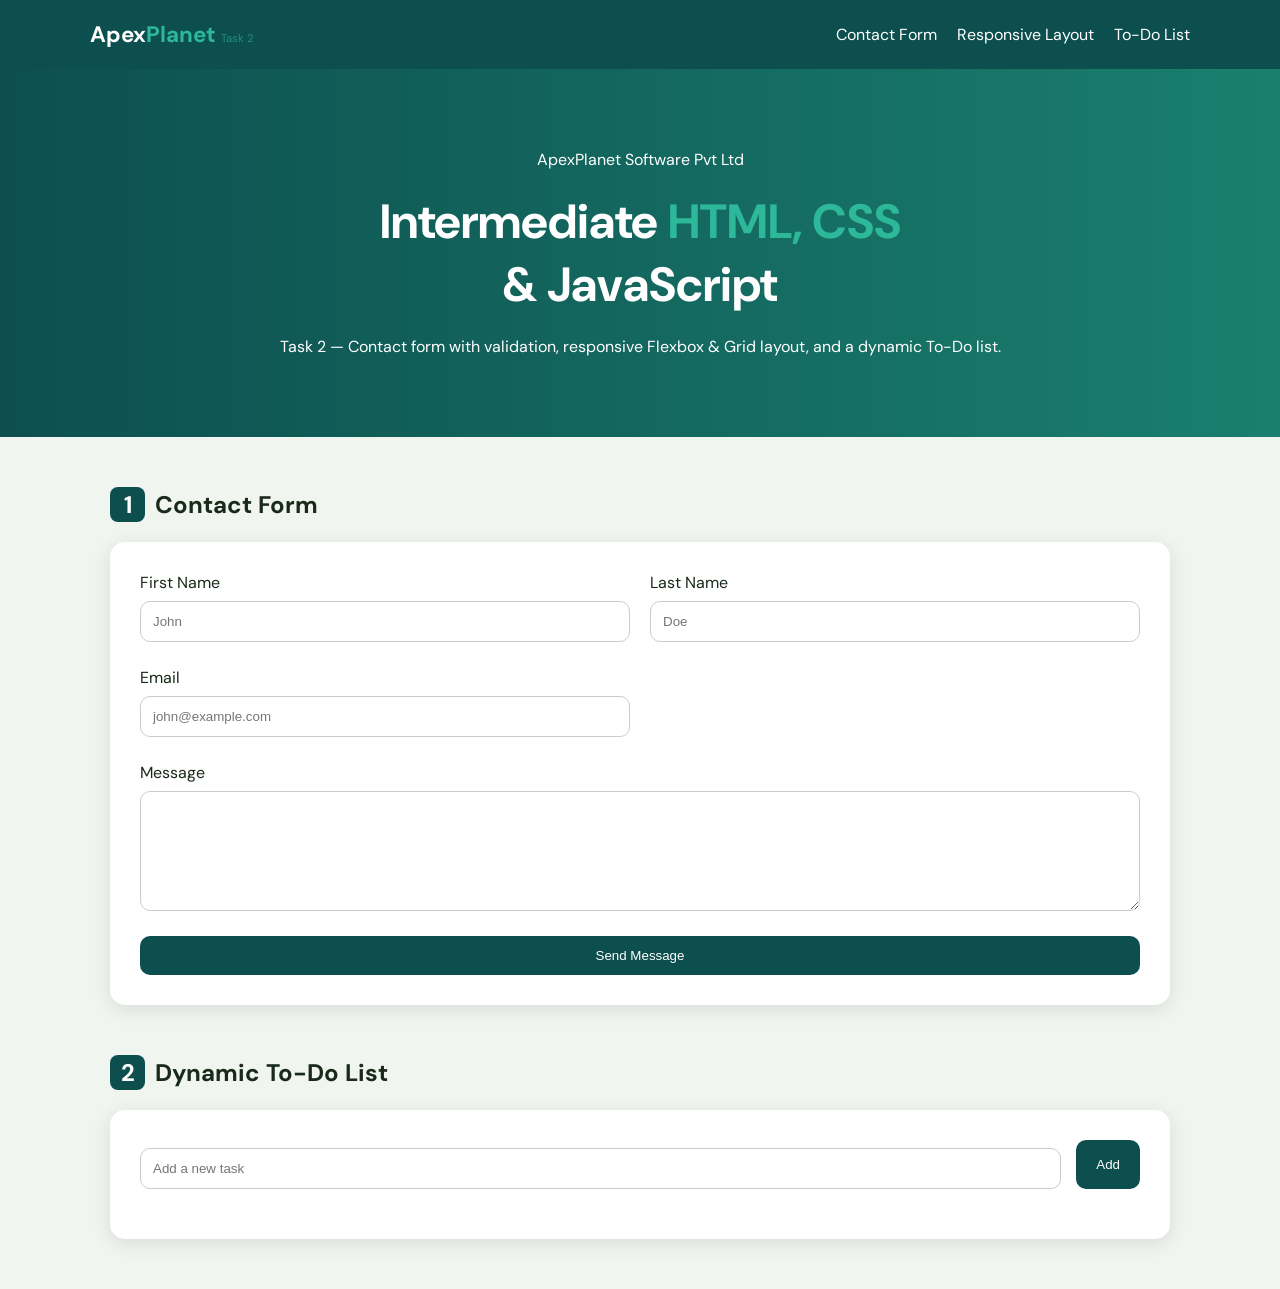
<file: task-2/index.html>
<!DOCTYPE html>
<html lang="en">

<head>
  <meta charset="UTF-8" />
  <meta name="viewport" content="width=device-width, initial-scale=1.0"/>
  <title>ApexPlanet – Task 2</title>

  <link rel="stylesheet" href="style.css">

  <link href="https://fonts.googleapis.com/css2?family=Syne:wght@400;600;700;800&family=DM+Sans:ital,wght@0,300;0,400;0,500;1,300&display=swap" rel="stylesheet"/>
</head>

<body>

<header>
  <div class="header-inner">
    <div class="logo">
      Apex<span>Planet</span>
      <span style="font-size:.7rem;opacity:.6;font-weight:400;">Task 2</span>
    </div>

    <nav>
      <a href="#contact">Contact Form</a>
      <a href="#layout">Responsive Layout</a>
      <a href="#todo">To-Do List</a>
    </nav>
  </div>
</header>

<div class="hero">
  <div class="badge">ApexPlanet Software Pvt Ltd</div>

  <h1>
    Intermediate <em>HTML, CSS</em><br>
    & JavaScript
  </h1>

  <p>
    Task 2 — Contact form with validation, responsive Flexbox & Grid layout,
    and a dynamic To-Do list.
  </p>
</div>

<!-- CONTACT SECTION -->
<div class="section" id="contact">

  <p class="section-title">
    <span class="num">1</span>
    Contact Form
  </p>

  <div class="card">

    <div id="form-wrapper">

      <form id="contact-form" novalidate>

        <div class="form-grid">

          <div class="form-group">
            <label>First Name</label>
            <input type="text" id="fname" placeholder="John">
            <span class="err-msg" id="fname-err"></span>
          </div>

          <div class="form-group">
            <label>Last Name</label>
            <input type="text" id="lname" placeholder="Doe">
            <span class="err-msg" id="lname-err"></span>
          </div>

          <div class="form-group">
            <label>Email</label>
            <input type="email" id="email" placeholder="john@example.com">
            <span class="err-msg" id="email-err"></span>
          </div>

          <div class="form-group full">
            <label>Message</label>
            <textarea id="message"></textarea>
            <span class="err-msg" id="message-err"></span>
          </div>

          <div class="form-group full">
            <button type="submit" class="btn">Send Message</button>
          </div>

        </div>

      </form>

    </div>

  </div>
</div>

<!-- TODO SECTION -->

<div class="section" id="todo">

  <p class="section-title">
    <span class="num">2</span>
    Dynamic To-Do List
  </p>

  <div class="card">

    <div class="todo-header">

      <input type="text" id="todo-input" placeholder="Add a new task">

      <button class="btn" onclick="addTodo()">
        Add
      </button>

    </div>

    <ul id="todo-list"></ul>

    <p class="todo-stats" id="todo-stats"></p>

  </div>

</div>

<script src="script.js"></script>

</body>
</html>
</file>
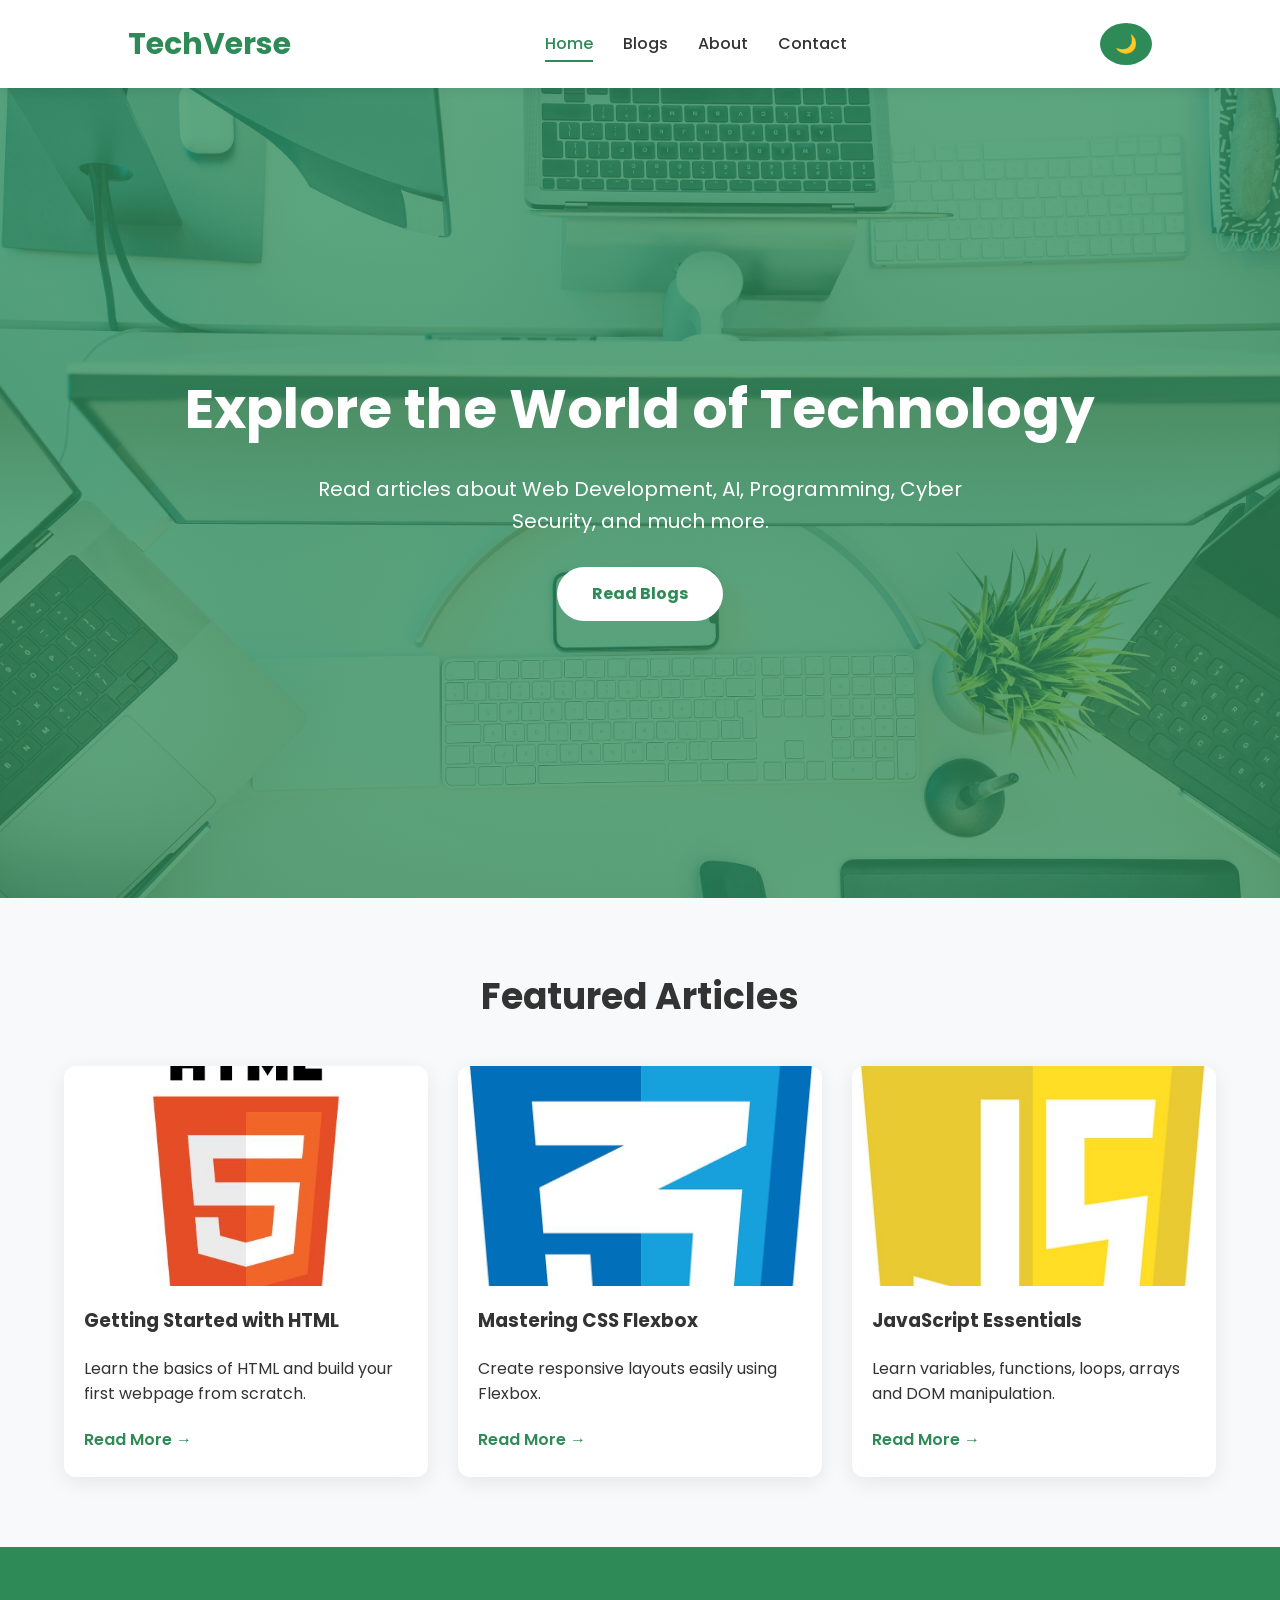
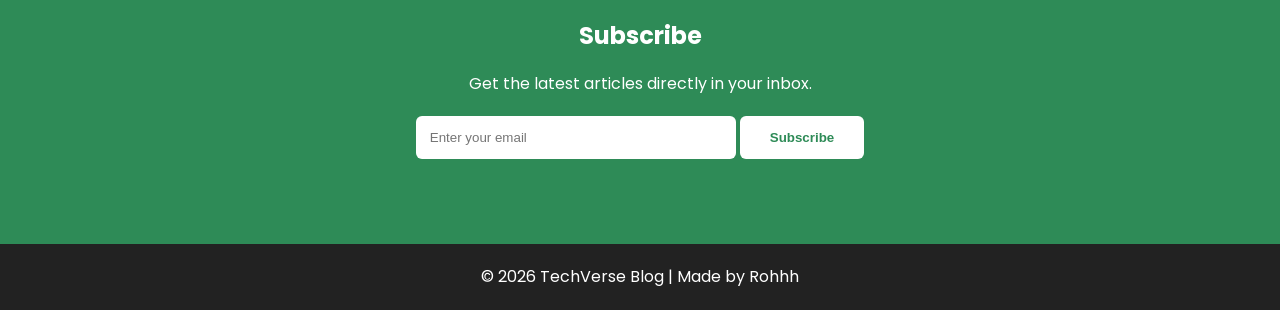
<file: task-5/index.html>
<!DOCTYPE html>
<html lang="en">

<head>
    <meta charset="UTF-8">
    <meta name="viewport" content="width=device-width, initial-scale=1.0">
    <title>TechVerse Blog</title>

    <link rel="stylesheet" href="css/style.css">
</head>

<body>

    <!-- Header -->
    <header>

        <nav class="navbar">

            <div class="logo">
                <h2>TechVerse</h2>
            </div>

            <ul class="nav-links">
                <li><a class="active" href="index.html">Home</a></li>
                <li><a href="blog.html">Blogs</a></li>
                <li><a href="about.html">About</a></li>
                <li><a href="contact.html">Contact</a></li>
            </ul>
            <div class="nav-right">
        <button id="themeToggle" class="theme-btn">🌙</button>

        <button id="menuBtn" class="menu-btn">
            ☰
        </button>
    </div>
        </nav>

    </header>

    <!-- Hero Section -->

    <section class="hero">

        <div class="hero-content">

            <h1>Explore the World of Technology</h1>

            <p>
                Read articles about Web Development, AI, Programming,
                Cyber Security, and much more.
            </p>

            <a href="blog.html" class="btn">Read Blogs</a>

        </div>

    </section>

    <!-- Featured Blogs -->

    <section class="featured">

        <h2>Featured Articles</h2>

        <div class="blog-container" id="featuredBlogs">

        </div>

        </div>

    </section>

    <!-- Newsletter -->

    <section class="newsletter">

        <h2>Subscribe</h2>

        <p>Get the latest articles directly in your inbox.</p>

        <input type="email" placeholder="Enter your email">

        <button>Subscribe</button>

    </section>

    <!-- Footer -->

    <footer>

        <p>© 2026 TechVerse Blog | Made by Rohhh</p>

    </footer>

    <script src="js/blogs.js"></script>
    <script src="js/script.js"></script>
    <script src="js/darkmode.js"></script>
</body>

</html>
</file>
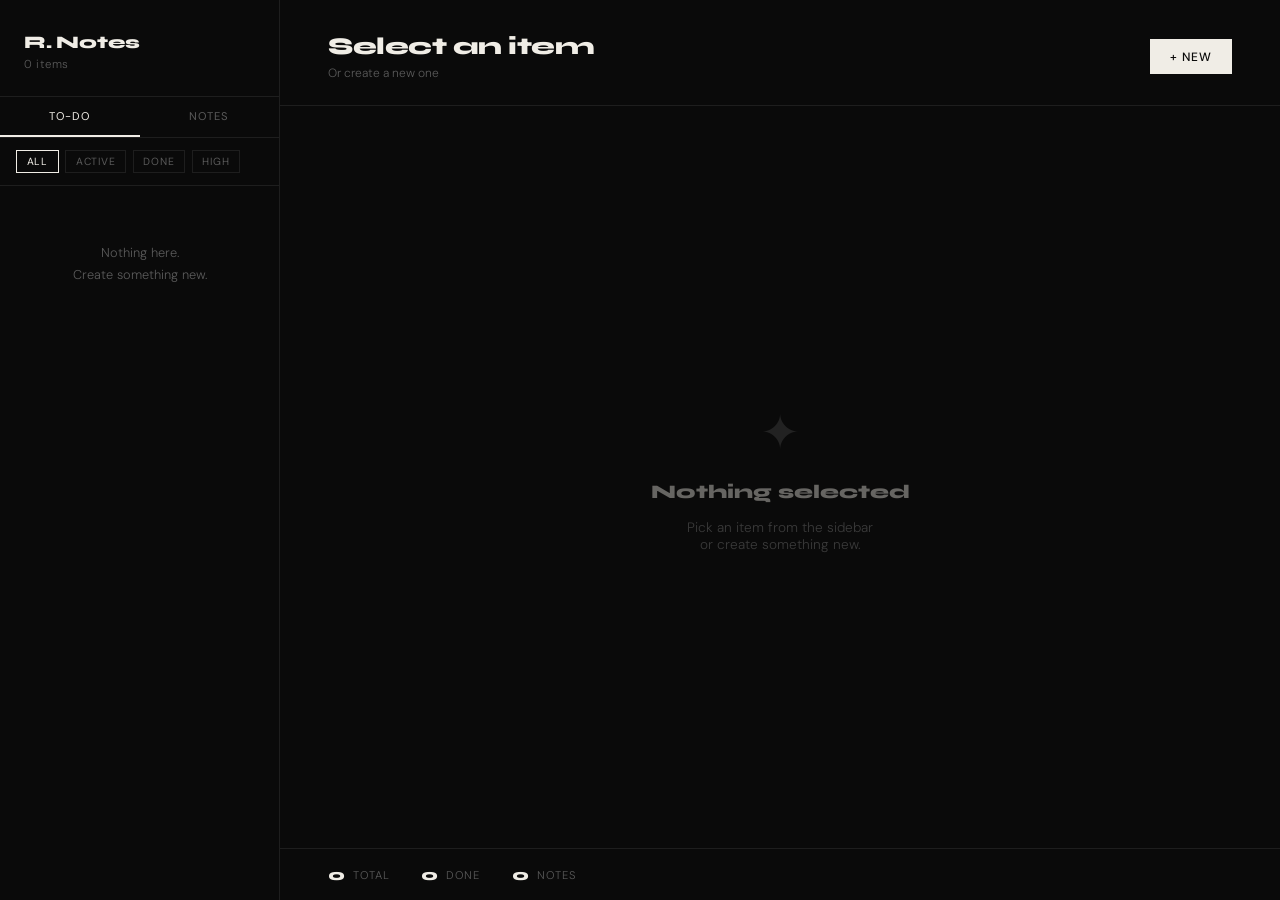
<file: task-4/notes-app/index.html>
<!DOCTYPE html>
<html lang="en">
<head>
  <meta charset="UTF-8" />
  <meta name="viewport" content="width=device-width, initial-scale=1.0" />
  <title>Notes — Rohith</title>
  <link rel="preconnect" href="https://fonts.googleapis.com" />
  <link href="https://fonts.googleapis.com/css2?family=Syne:wght@400;700;800&family=DM+Sans:wght@300;400;500&display=swap" rel="stylesheet" />
  <link rel="stylesheet" href="css/style.css" />
</head>
<body>

<!-- SIDEBAR -->
<aside class="sidebar">
  <div class="sidebar-header">
    <h1>R. Notes</h1>
    <p id="sidebar-count">0 items</p>
  </div>

  <div class="tab-row">
    <button class="tab-btn active" data-tab="todo" id="tab-todo">To-Do</button>
    <button class="tab-btn" data-tab="notes" id="tab-notes">Notes</button>
  </div>

  <div class="filter-row" id="todo-filters">
    <button class="filter-chip active" data-filter="all">All</button>
    <button class="filter-chip" data-filter="active">Active</button>
    <button class="filter-chip" data-filter="done">Done</button>
    <button class="filter-chip" data-filter="high">High</button>
  </div>

  <div class="filter-row" id="note-filters" style="display:none;">
    <button class="filter-chip active" data-filter="all">All</button>
    <button class="filter-chip" data-filter="work">Work</button>
    <button class="filter-chip" data-filter="personal">Personal</button>
    <button class="filter-chip" data-filter="ideas">Ideas</button>
  </div>

  <div class="item-list" id="item-list">
    <div class="empty-state">Nothing here yet.<br>Add your first item.</div>
  </div>
</aside>

<!-- MAIN -->
<main>
  <div class="main-header">
    <div class="main-header-left">
      <h2 id="panel-title">Select an item</h2>
      <p id="panel-sub">Or create a new one</p>
    </div>
    <div class="header-actions">
      <button class="btn btn-primary" id="new-btn">+ New</button>
      <button class="btn btn-danger" id="delete-btn" style="display:none;">Delete</button>
    </div>
  </div>

  <div class="editor-area" id="editor-area">
    <div class="welcome">
      <div class="welcome-icon">✦</div>
      <h3>Nothing selected</h3>
      <p>Pick an item from the sidebar<br>or create something new.</p>
    </div>
  </div>

  <div class="stats-bar">
    <div class="stat"><span class="stat-num" id="stat-total">0</span><span class="stat-label">Total</span></div>
    <div class="stat"><span class="stat-num" id="stat-done">0</span><span class="stat-label">Done</span></div>
    <div class="stat"><span class="stat-num" id="stat-notes-count">0</span><span class="stat-label">Notes</span></div>
  </div>
</main>

<script src="js/app.js"></script>
</body>
</html>
</file>
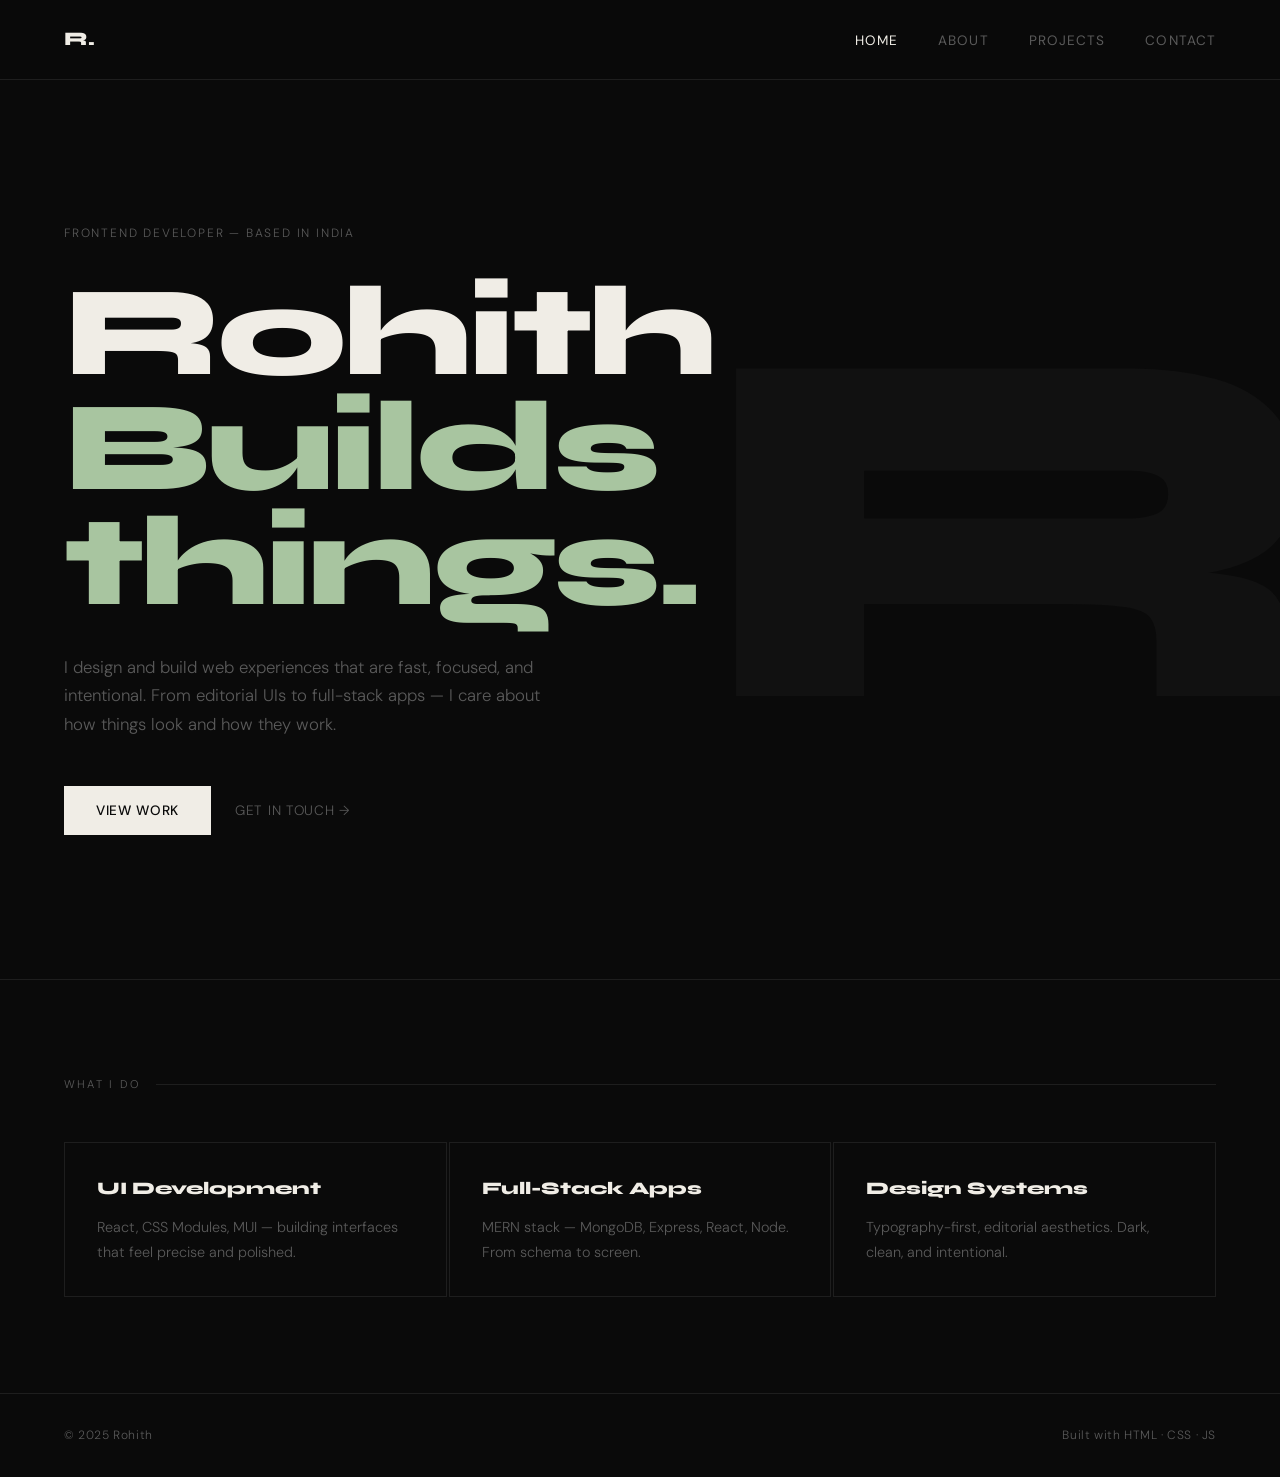
<file: task-4/portfolio/index.html>
<!DOCTYPE html>
<html lang="en">
<head>
  <meta charset="UTF-8" />
  <meta name="viewport" content="width=device-width, initial-scale=1.0" />
  <title>Rohith — Portfolio</title>
  <link rel="stylesheet" href="css/style.css" />
</head>
<body>

<nav>
  <a href="index.html" class="nav-logo">R.</a>
  <button class="hamburger" id="hamburger" aria-label="Menu">
    <span></span><span></span><span></span>
  </button>
  <ul class="nav-links" id="nav-links">
    <li><a href="index.html" class="active">Home</a></li>
    <li><a href="about.html">About</a></li>
    <li><a href="projects.html">Projects</a></li>
    <li><a href="contact.html">Contact</a></li>
  </ul>
</nav>

<div class="page">
  <section class="hero">
    <p class="hero-eyebrow">Frontend Developer — Based in India</p>
    <h1 class="hero-name">
      Rohith
      <span>Builds things.</span>
    </h1>
    <p class="hero-bio">
      I design and build web experiences that are fast, focused, and intentional.
      From editorial UIs to full-stack apps — I care about how things look and how they work.
    </p>
    <div class="hero-cta">
      <a href="projects.html" class="btn-primary">View Work</a>
      <a href="contact.html" class="btn-ghost">Get in touch →</a>
    </div>
  </section>

  <section>
    <p class="section-label">What I do</p>
    <div style="display:grid; grid-template-columns: repeat(3,1fr); gap: 2px;">
      <div style="padding: 2rem; border: 1px solid #1e1e1e;">
        <p style="font-family:'Syne',sans-serif; font-weight:800; font-size:1.1rem; margin-bottom:0.75rem; color:var(--off-white);">UI Development</p>
        <p style="color:var(--muted); font-size:0.9rem; line-height:1.7;">React, CSS Modules, MUI — building interfaces that feel precise and polished.</p>
      </div>
      <div style="padding: 2rem; border: 1px solid #1e1e1e;">
        <p style="font-family:'Syne',sans-serif; font-weight:800; font-size:1.1rem; margin-bottom:0.75rem; color:var(--off-white);">Full-Stack Apps</p>
        <p style="color:var(--muted); font-size:0.9rem; line-height:1.7;">MERN stack — MongoDB, Express, React, Node. From schema to screen.</p>
      </div>
      <div style="padding: 2rem; border: 1px solid #1e1e1e;">
        <p style="font-family:'Syne',sans-serif; font-weight:800; font-size:1.1rem; margin-bottom:0.75rem; color:var(--off-white);">Design Systems</p>
        <p style="color:var(--muted); font-size:0.9rem; line-height:1.7;">Typography-first, editorial aesthetics. Dark, clean, and intentional.</p>
      </div>
    </div>
  </section>

  <footer>
    <span>© 2025 Rohith</span>
    <span>Built with HTML · CSS · JS</span>
  </footer>
</div>

<script src="js/main.js"></script>
</body>
</html>
</file>
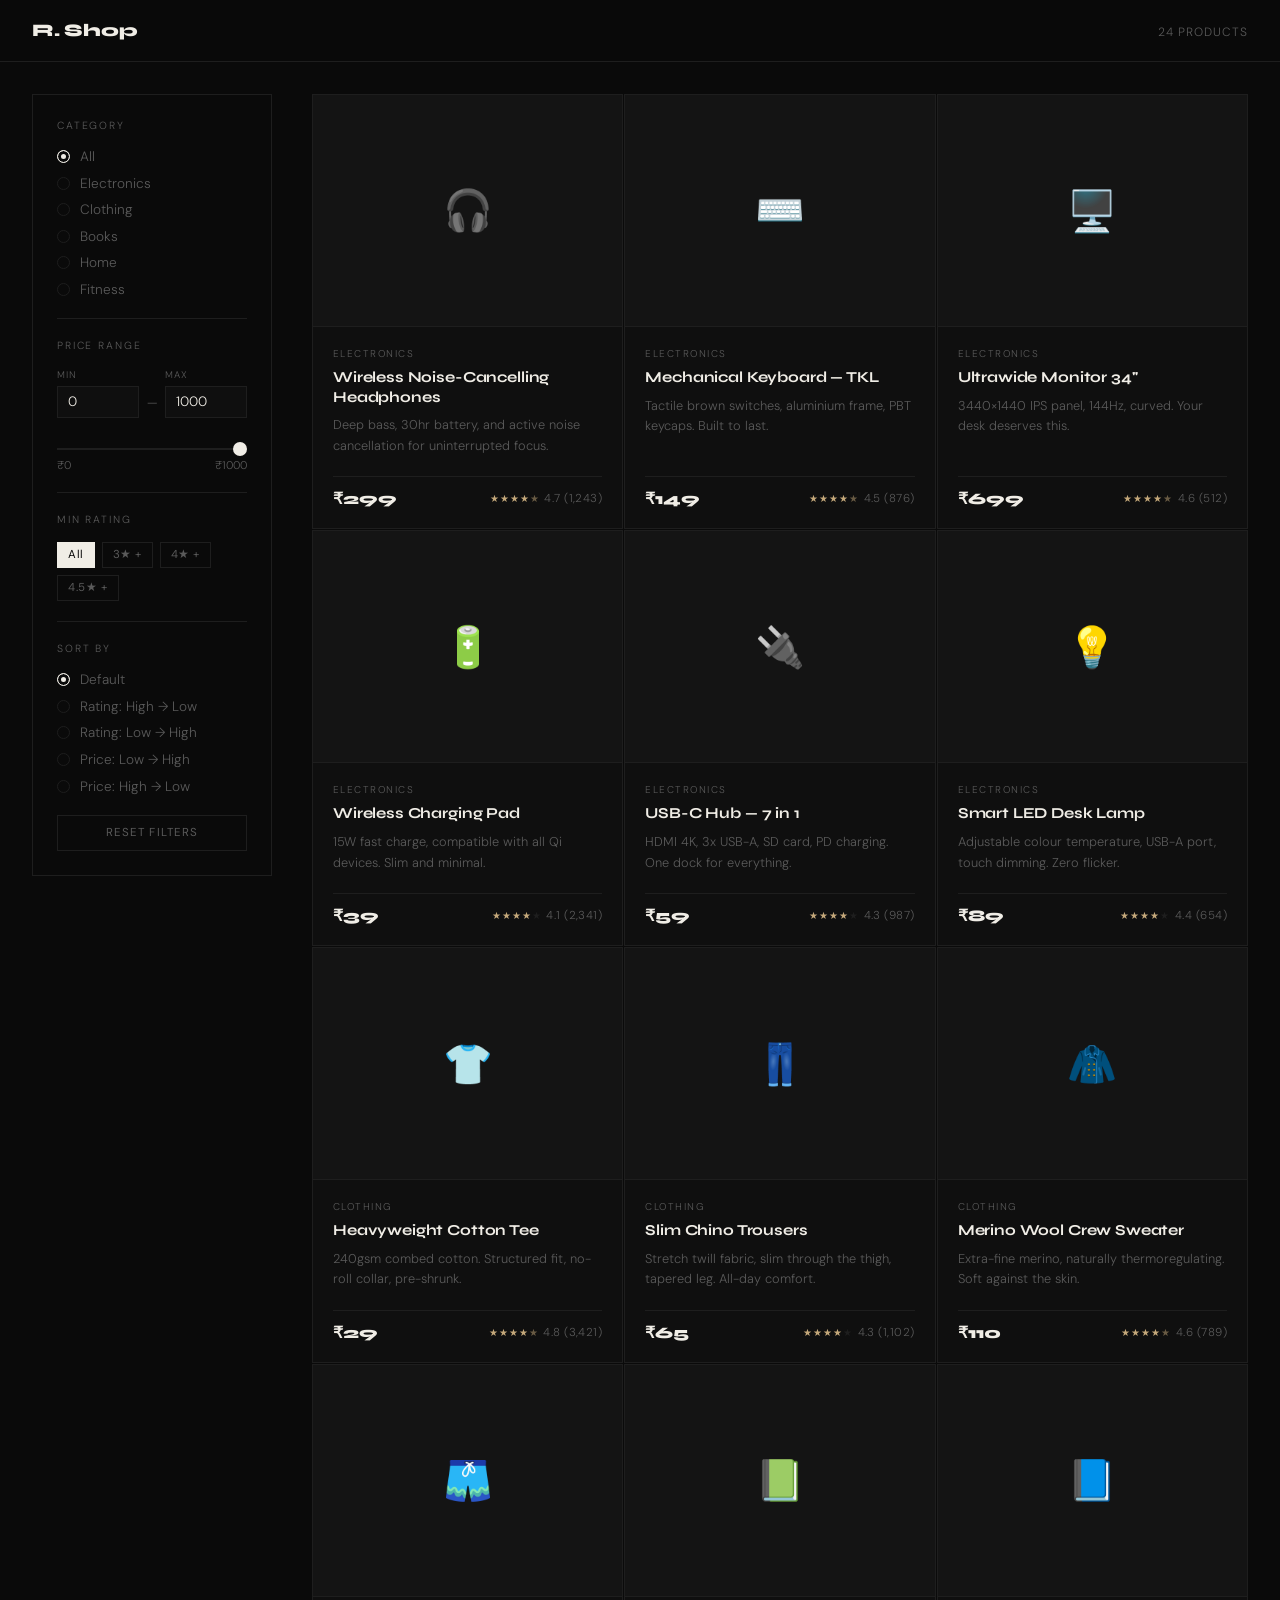
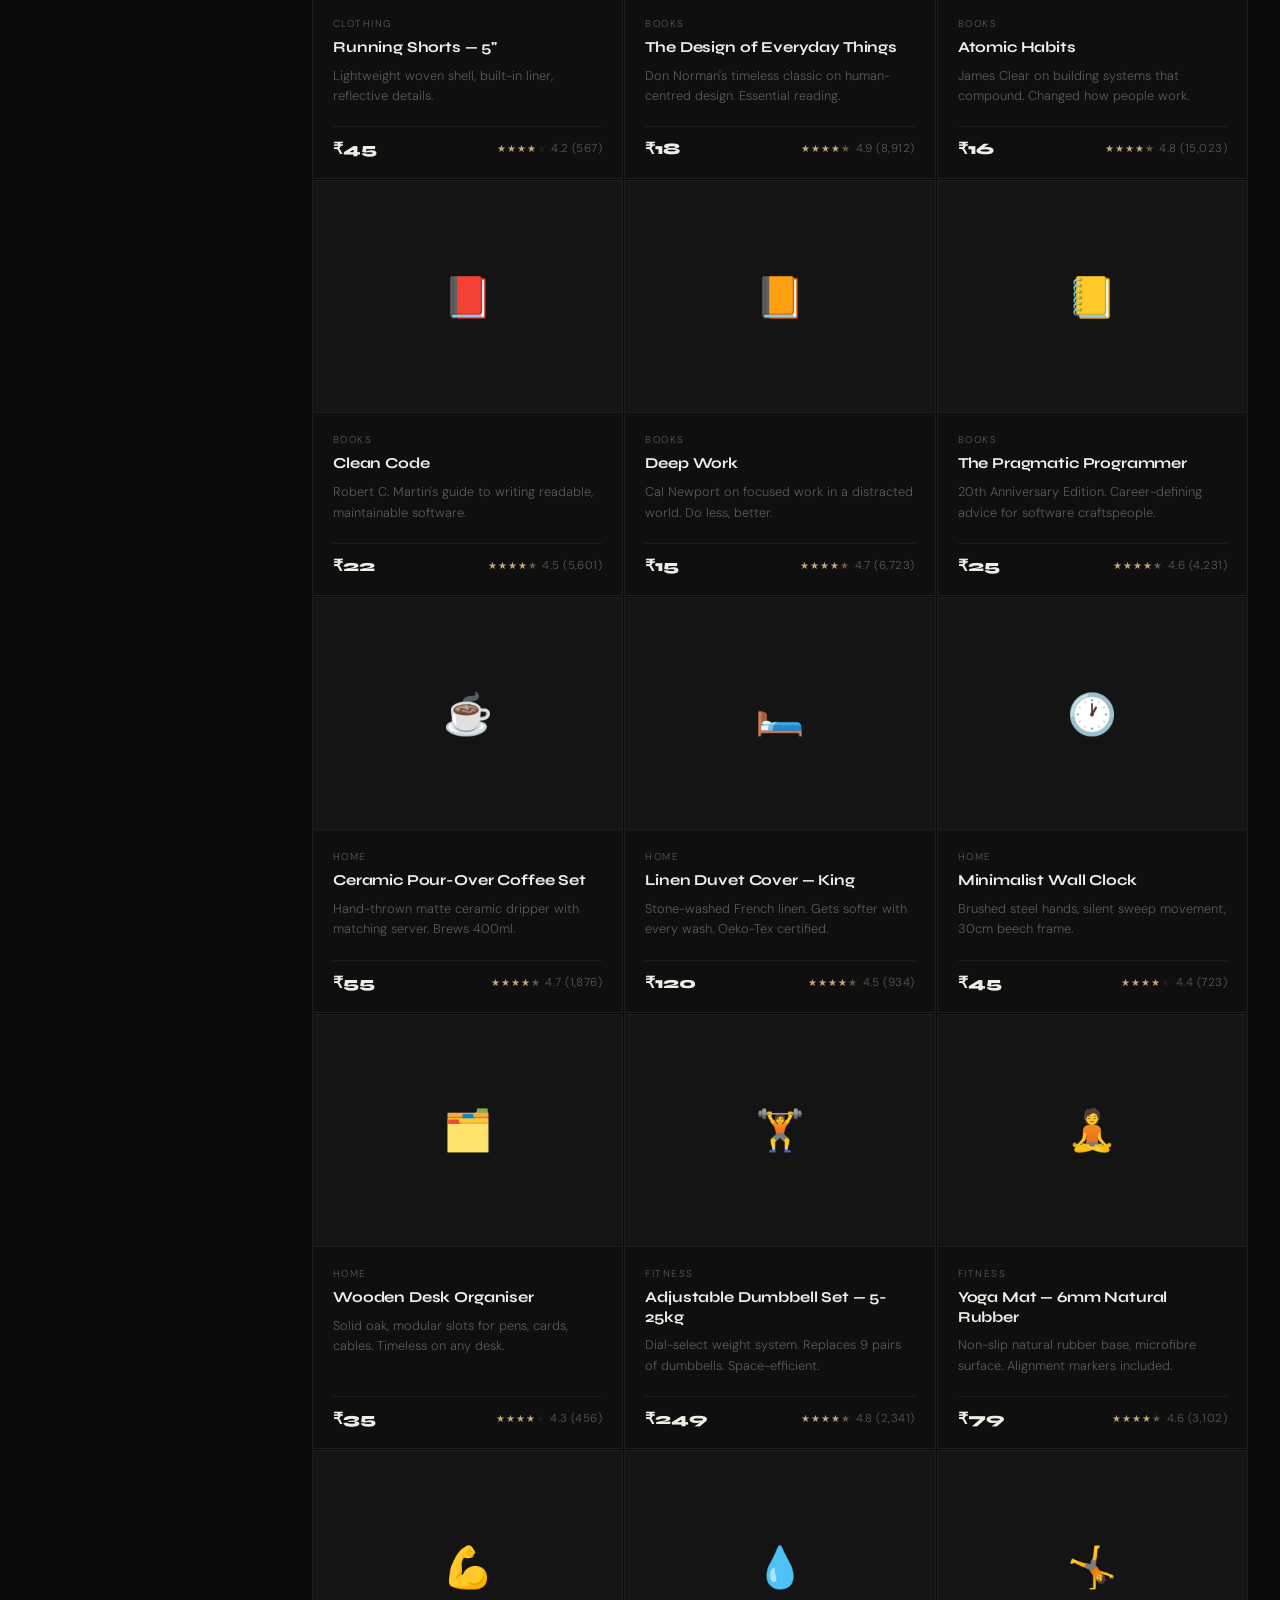
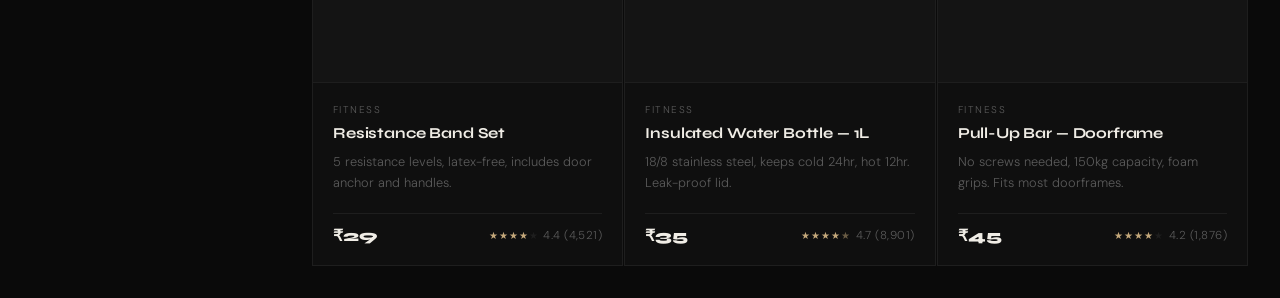
<file: task-4/product-listing/index.html>
<!DOCTYPE html>
<html lang="en">
<head>
  <meta charset="UTF-8" />
  <meta name="viewport" content="width=device-width, initial-scale=1.0" />
  <title>Shop — Rohith</title>
  <link rel="preconnect" href="https://fonts.googleapis.com" />
  <link href="https://fonts.googleapis.com/css2?family=Syne:wght@400;700;800&family=DM+Sans:wght@300;400;500&display=swap" rel="stylesheet" />
  <link rel="stylesheet" href="css/style.css" />
</head>
<body>

<!-- HEADER -->
<header>
  <div class="header-inner">
    <a href="#" class="logo">R. Shop</a>
    <div class="header-right">
      <span id="result-count" class="result-count">0 products</span>
    </div>
  </div>
</header>

<!-- LAYOUT -->
<div class="layout">

  <!-- SIDEBAR FILTERS -->
  <aside class="filters-panel">

    <div class="filter-block">
      <p class="filter-heading">Category</p>
      <div class="filter-options" id="category-filters">
        <label class="filter-opt">
          <input type="radio" name="category" value="all" checked /> All
        </label>
        <label class="filter-opt">
          <input type="radio" name="category" value="electronics" /> Electronics
        </label>
        <label class="filter-opt">
          <input type="radio" name="category" value="clothing" /> Clothing
        </label>
        <label class="filter-opt">
          <input type="radio" name="category" value="books" /> Books
        </label>
        <label class="filter-opt">
          <input type="radio" name="category" value="home" /> Home
        </label>
        <label class="filter-opt">
          <input type="radio" name="category" value="fitness" /> Fitness
        </label>
      </div>
    </div>

    <div class="filter-block">
      <p class="filter-heading">Price Range</p>
      <div class="price-range">
        <div class="price-inputs">
          <div class="price-field">
            <label class="field-label">Min</label>
            <input type="number" id="price-min" class="price-input" value="0" min="0" />
          </div>
          <div class="price-sep">—</div>
          <div class="price-field">
            <label class="field-label">Max</label>
            <input type="number" id="price-max" class="price-input" value="1000" min="0" />
          </div>
        </div>
        <input type="range" id="price-slider" class="slider" min="0" max="1000" value="1000" />
        <div class="slider-labels">
          <span>₹0</span><span id="slider-val">₹1000</span>
        </div>
      </div>
    </div>

    <div class="filter-block">
      <p class="filter-heading">Min Rating</p>
      <div class="rating-filter" id="rating-filter">
        <button class="rating-btn active" data-rating="0">All</button>
        <button class="rating-btn" data-rating="3">3★ +</button>
        <button class="rating-btn" data-rating="4">4★ +</button>
        <button class="rating-btn" data-rating="4.5">4.5★ +</button>
      </div>
    </div>

    <div class="filter-block">
      <p class="filter-heading">Sort By</p>
      <div class="filter-options">
        <label class="filter-opt">
          <input type="radio" name="sort" value="default" checked /> Default
        </label>
        <label class="filter-opt">
          <input type="radio" name="sort" value="rating-desc" /> Rating: High → Low
        </label>
        <label class="filter-opt">
          <input type="radio" name="sort" value="rating-asc" /> Rating: Low → High
        </label>
        <label class="filter-opt">
          <input type="radio" name="sort" value="price-asc" /> Price: Low → High
        </label>
        <label class="filter-opt">
          <input type="radio" name="sort" value="price-desc" /> Price: High → Low
        </label>
      </div>
    </div>

    <button class="reset-btn" id="reset-btn">Reset Filters</button>

  </aside>

  <!-- PRODUCT GRID -->
  <div class="main-content">

    <!-- Mobile filter toggle -->
    <div class="mobile-bar">
      <button class="mobile-filter-btn" id="mobile-filter-btn">⊞ Filters</button>
      <select class="mobile-sort" id="mobile-sort">
        <option value="default">Sort: Default</option>
        <option value="rating-desc">Rating: High → Low</option>
        <option value="rating-asc">Rating: Low → High</option>
        <option value="price-asc">Price: Low → High</option>
        <option value="price-desc">Price: High → Low</option>
      </select>
    </div>

    <div class="product-grid" id="product-grid">
      <!-- Rendered by JS -->
    </div>

    <div class="empty-state" id="empty-state" style="display:none;">
      <p class="empty-icon">◇</p>
      <p class="empty-title">No products found</p>
      <p class="empty-sub">Try adjusting your filters.</p>
    </div>

  </div>
</div>

<!-- MOBILE FILTER DRAWER -->
<div class="drawer-overlay" id="drawer-overlay"></div>
<div class="filter-drawer" id="filter-drawer">
  <div class="drawer-header">
    <span>Filters</span>
    <button class="drawer-close" id="drawer-close">✕</button>
  </div>
  <div class="drawer-body" id="drawer-body">
    <!-- cloned from sidebar on open -->
  </div>
</div>

<script src="js/products.js"></script>
<script src="js/app.js"></script>
</body>
</html>
</file>
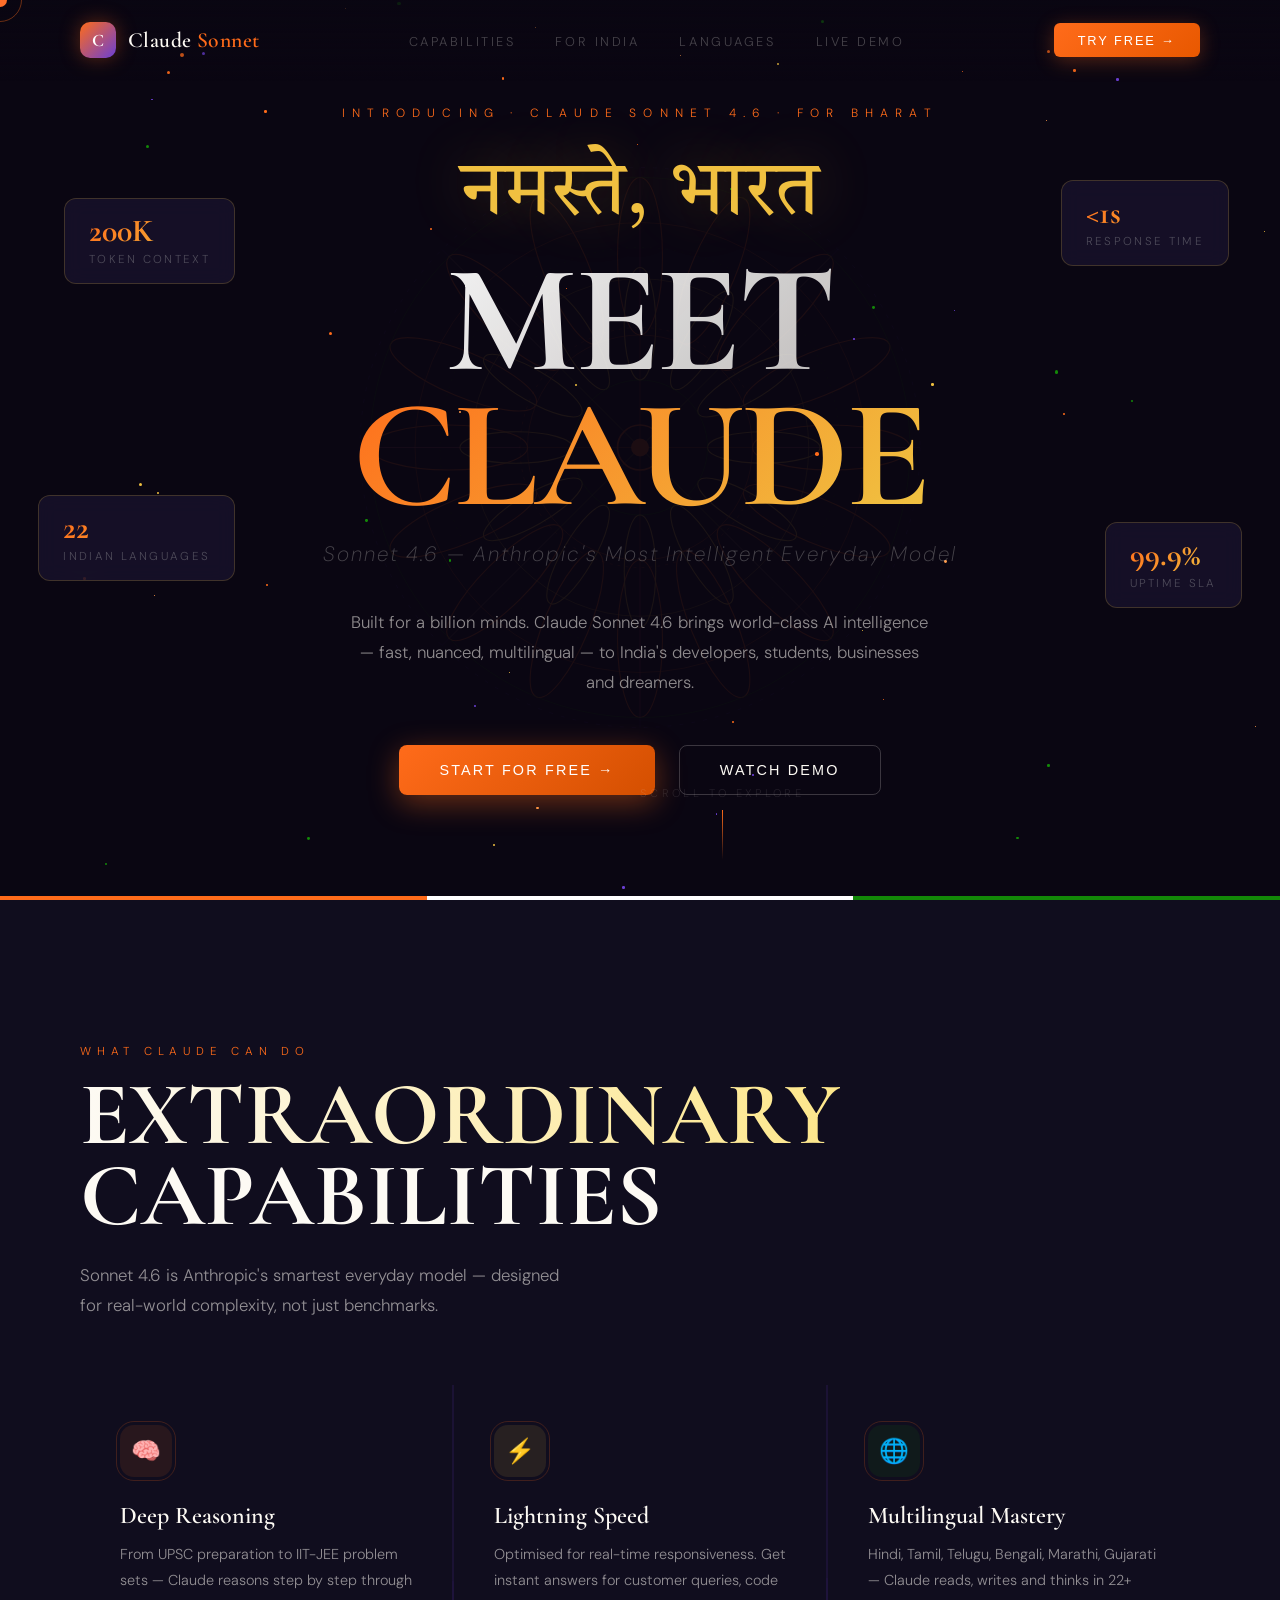
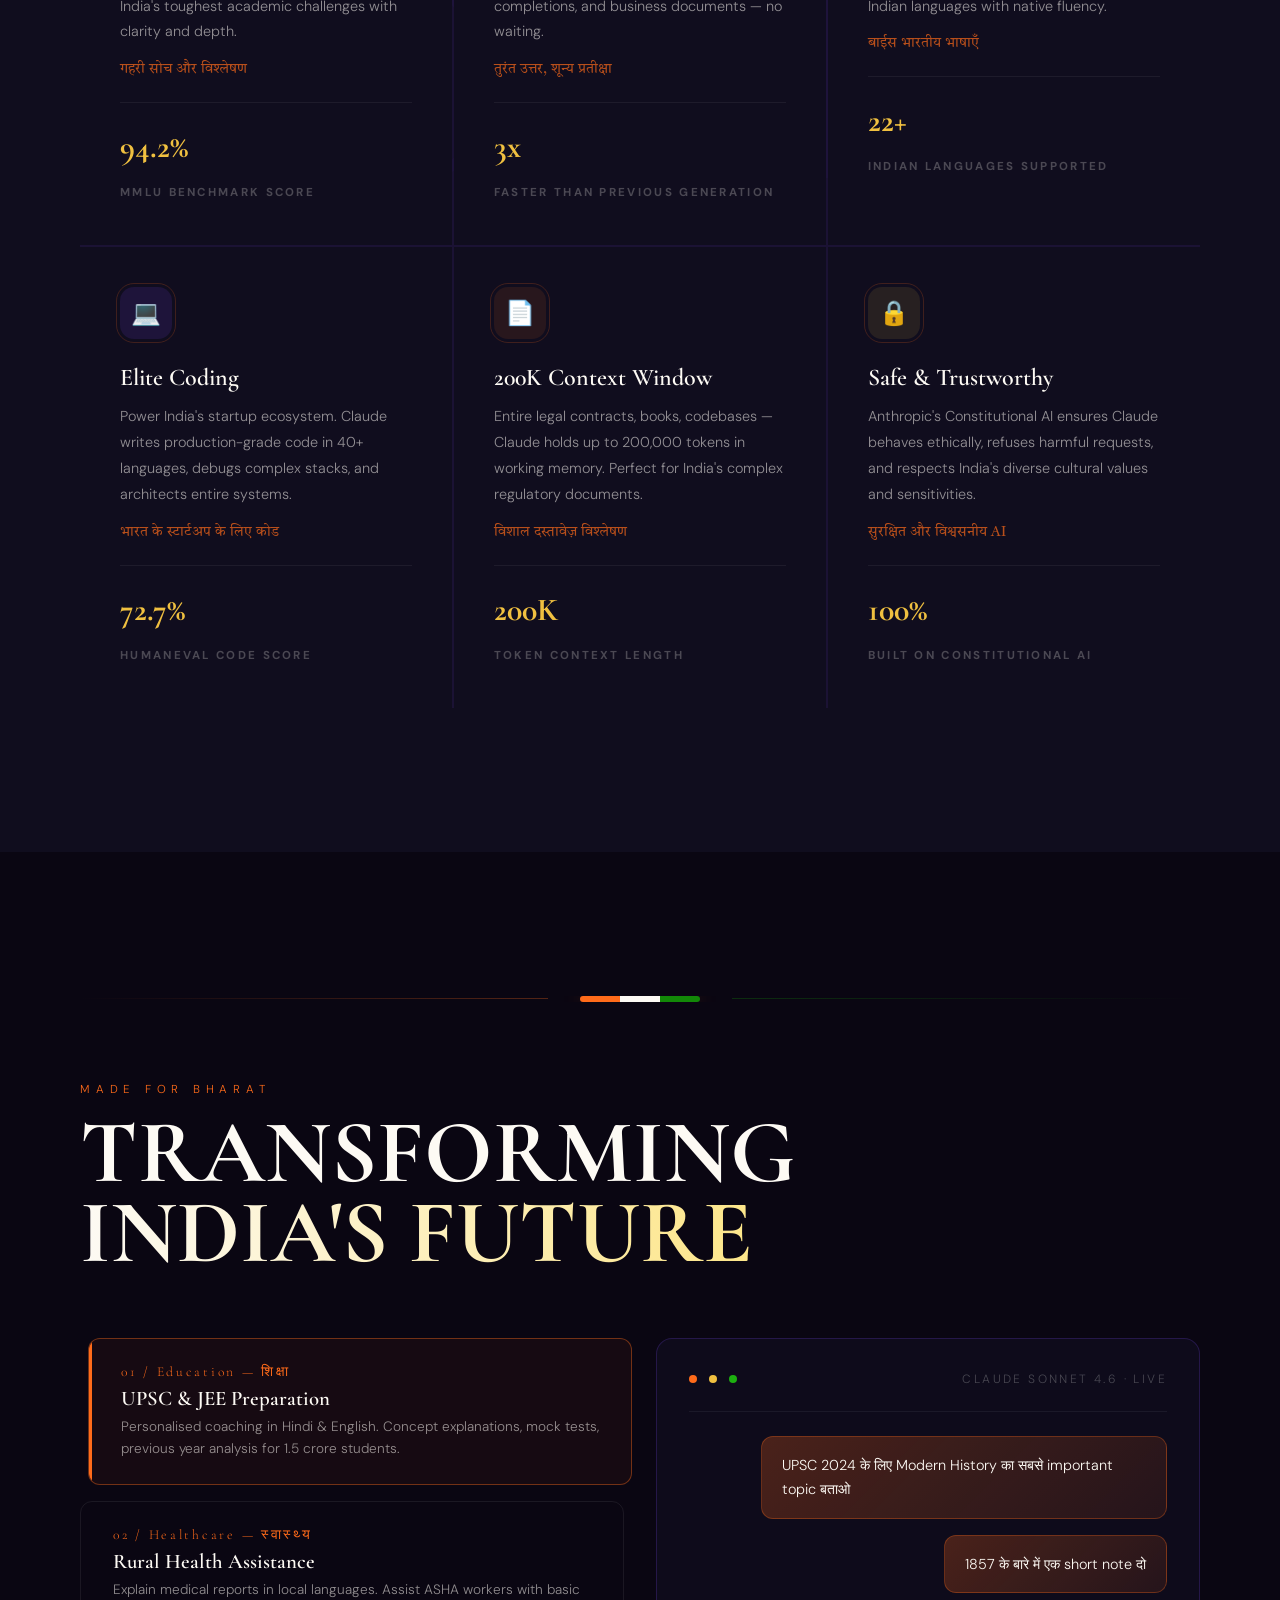
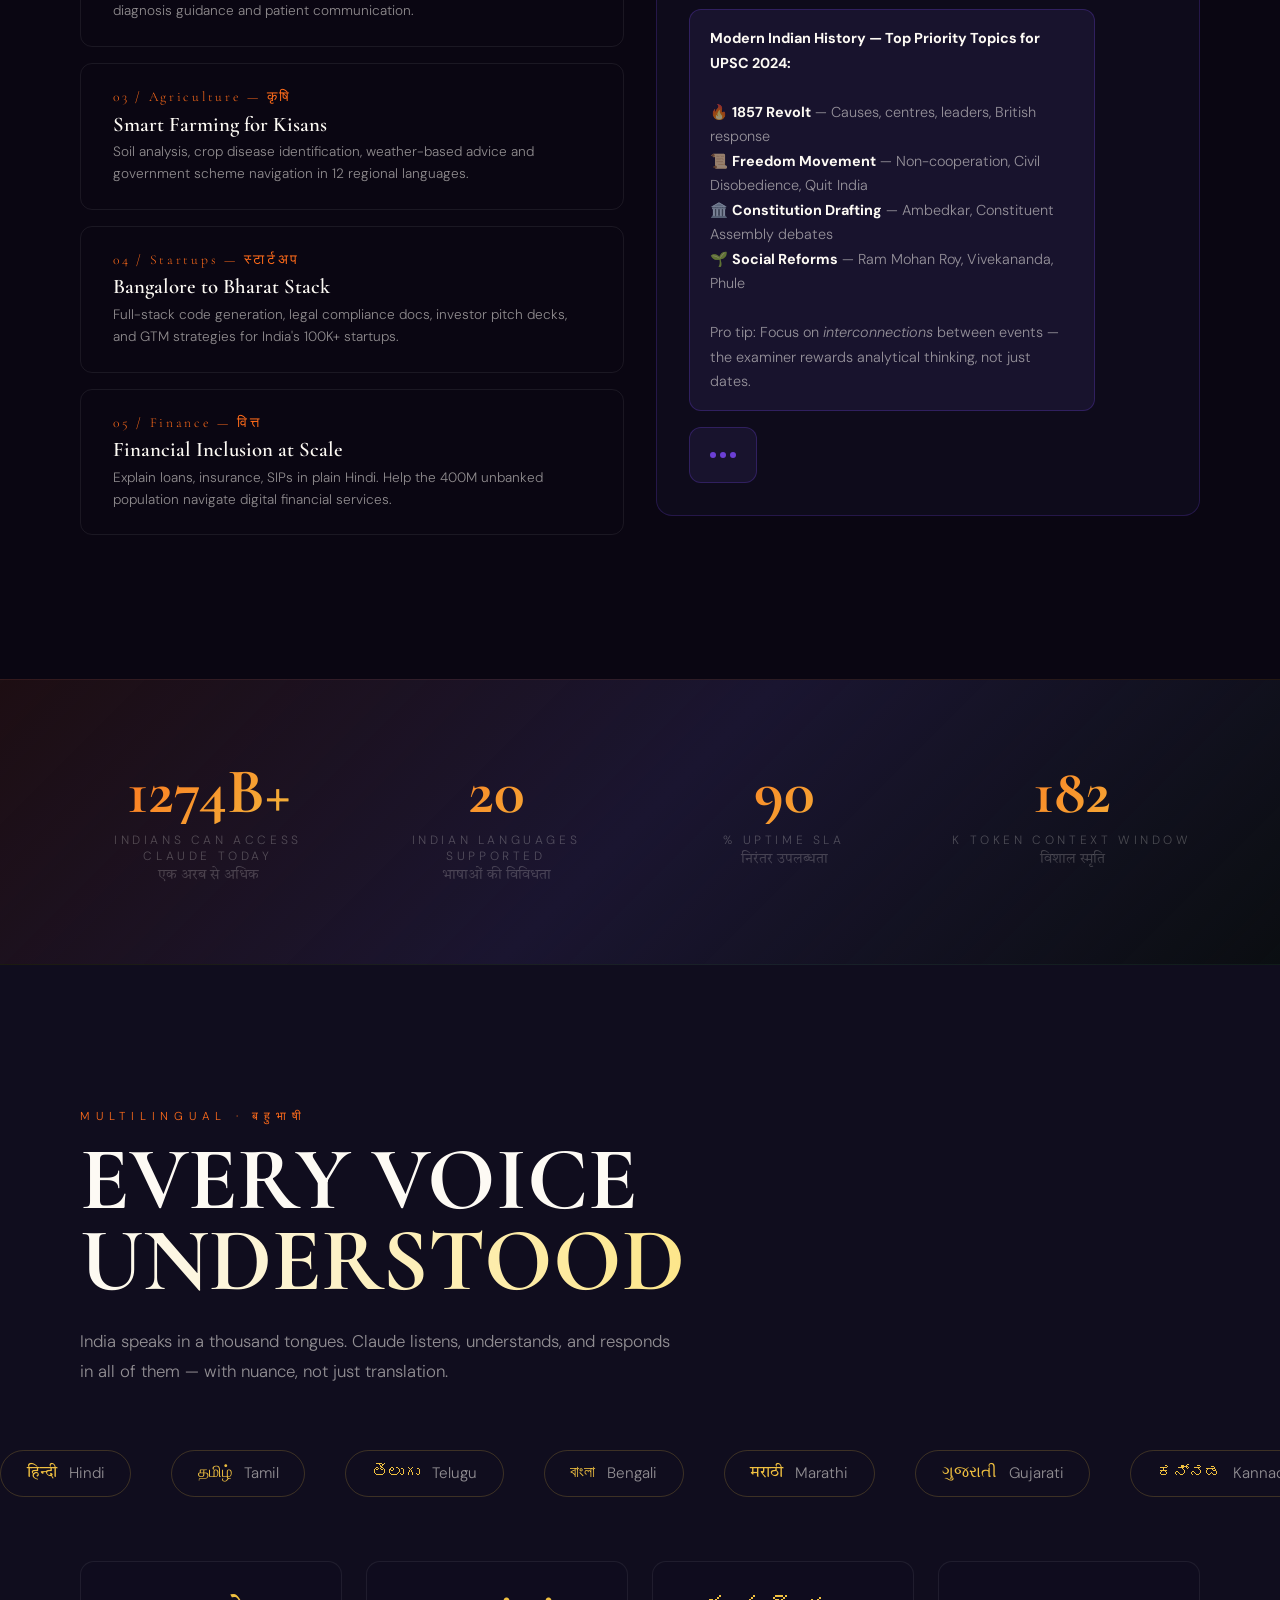
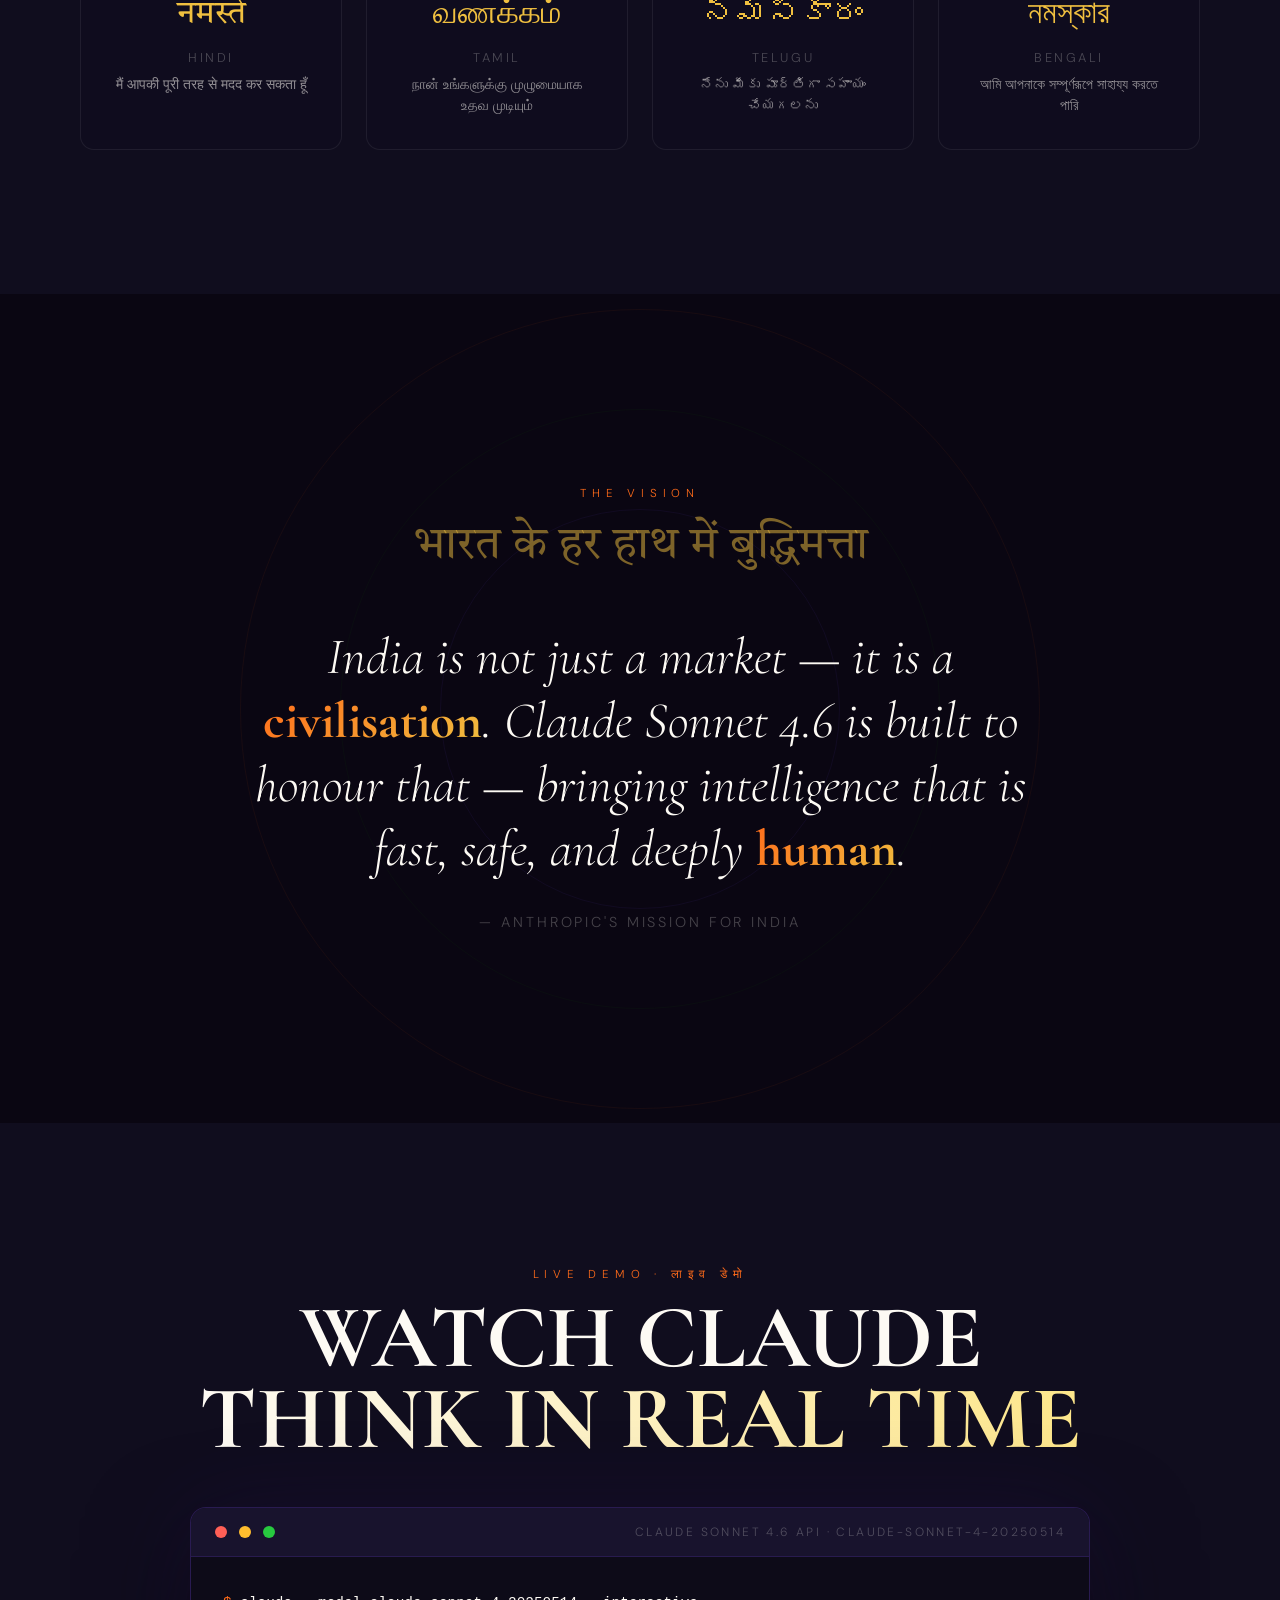
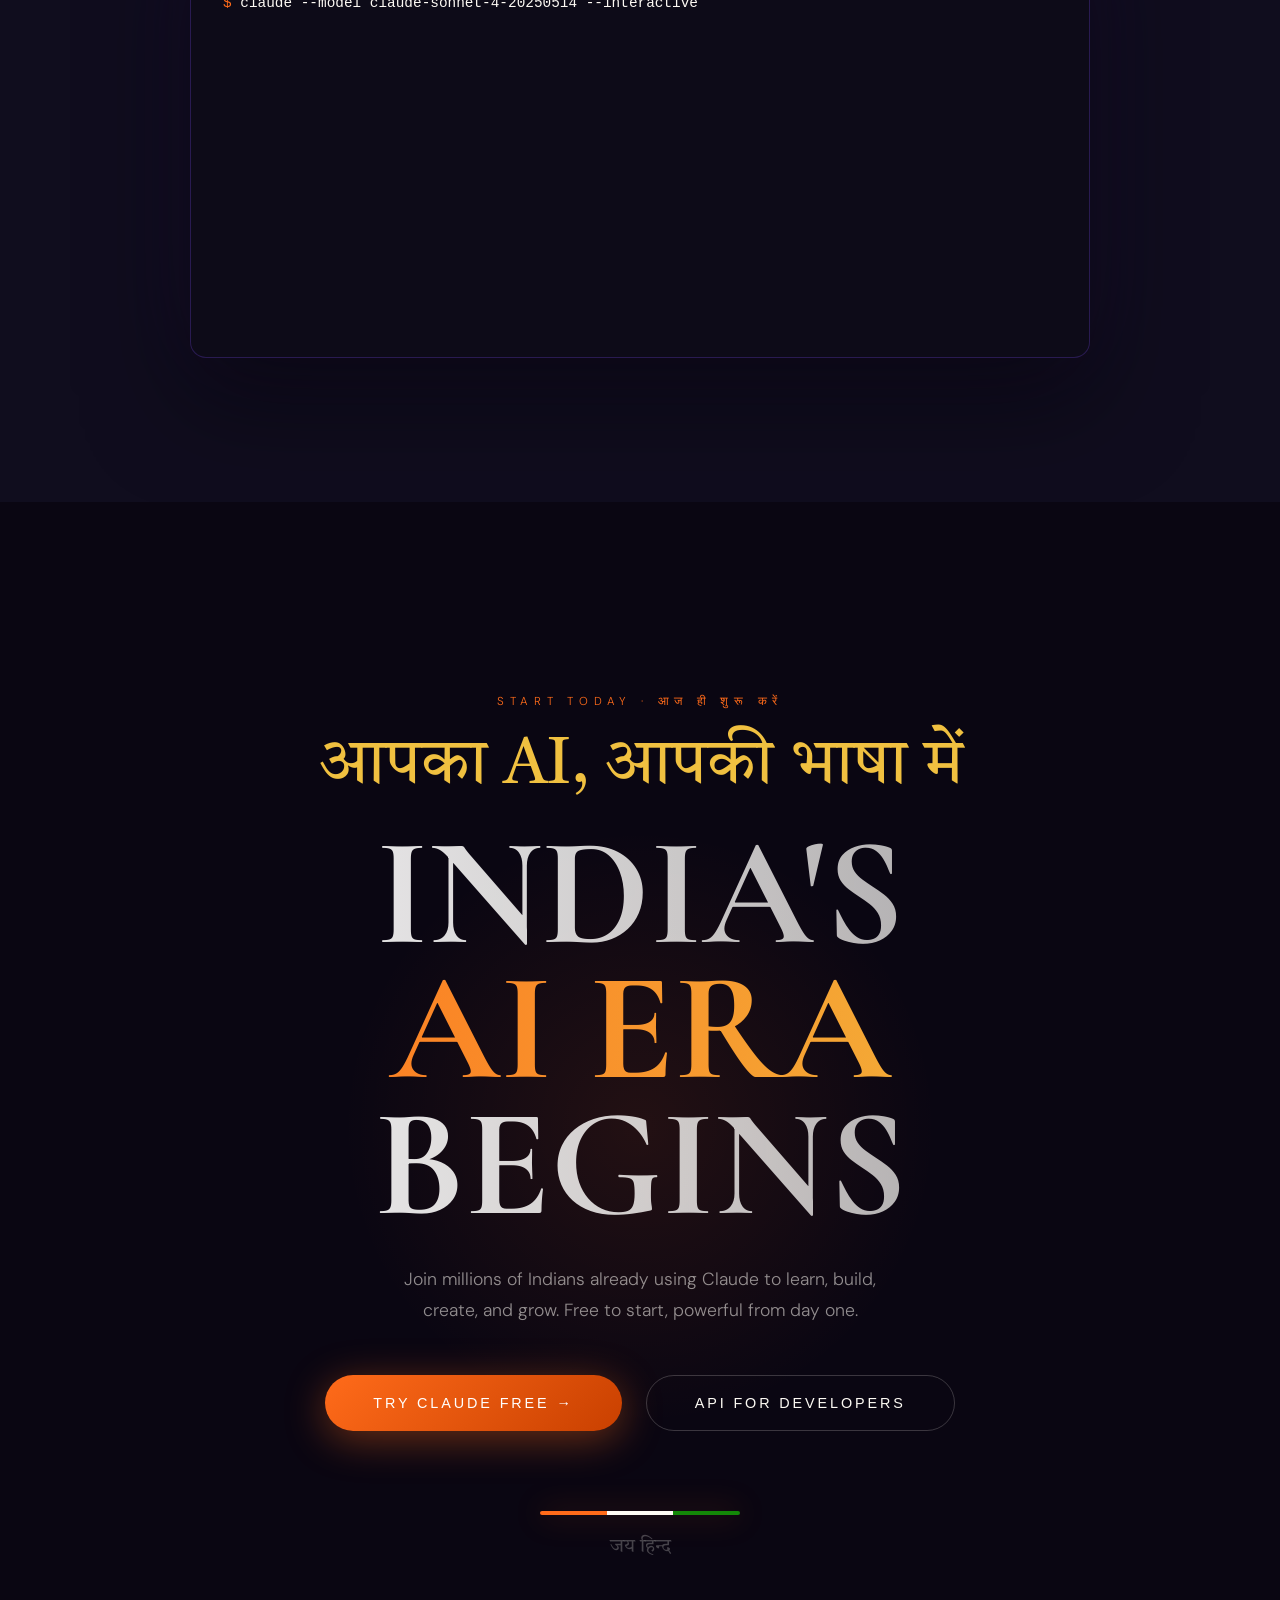
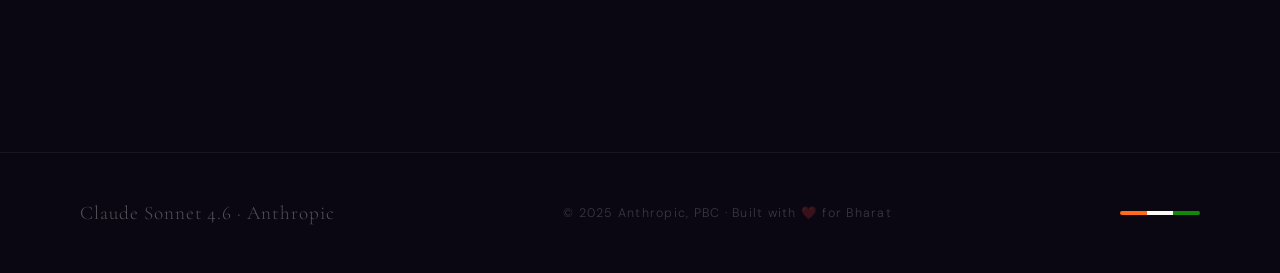
<file: example.html>
<!DOCTYPE html>
<html lang="en">
<head>
<meta charset="UTF-8">
<meta name="viewport" content="width=device-width, initial-scale=1.0">
<title>Claude Sonnet 4.6 — Namaste, India</title>
<link href="https://fonts.googleapis.com/css2?family=Tiro+Devanagari+Hindi:ital@0;1&family=Cormorant+Garamond:ital,wght@0,300;0,400;0,600;0,700;1,300;1,600&family=DM+Sans:ital,wght@0,200;0,300;0,400;0,500;1,300&display=swap" rel="stylesheet">
<style>
*,*::before,*::after{box-sizing:border-box;margin:0;padding:0}
:root{
  --saffron:#FF6B1A;
  --saffron2:#FF9D4D;
  --white:#FDFAF4;
  --green:#138808;
  --green2:#1db010;
  --navy:#000080;
  --deep:#0a0612;
  --deep2:#100d1e;
  --deep3:#1a1530;
  --violet:#3d1f8a;
  --violet2:#6b3fd4;
  --gold:#f0c040;
  --gold2:#fde68a;
  --mid:rgba(253,250,244,0.55);
  --dim:rgba(253,250,244,0.25);
  --dimmer:rgba(253,250,244,0.1);
}
html{scroll-behavior:smooth}
body{
  background:var(--deep);
  color:var(--white);
  font-family:'DM Sans',sans-serif;
  font-weight:300;
  overflow-x:hidden;
  cursor:none;
}

/* ─── CURSOR ─────────────────────────── */
#cur{position:fixed;width:14px;height:14px;border-radius:50%;background:var(--saffron);pointer-events:none;z-index:9999;transform:translate(-50%,-50%);transition:width .3s,height .3s,background .3s;mix-blend-mode:screen}
#cur-r{position:fixed;width:44px;height:44px;border-radius:50%;border:1.5px solid rgba(255,107,26,.4);pointer-events:none;z-index:9998;transform:translate(-50%,-50%);transition:width .3s,height .3s,border-color .4s}

/* ─── NAV ─────────────────────────── */
nav{
  position:fixed;top:0;left:0;right:0;z-index:200;
  padding:1.4rem 5rem;
  display:flex;align-items:center;justify-content:space-between;
  background:linear-gradient(to bottom,rgba(10,6,18,.85),transparent);
  backdrop-filter:blur(0px);
  animation:navDrop 1s ease both;
}
@keyframes navDrop{from{opacity:0;transform:translateY(-30px)}to{opacity:1;transform:translateY(0)}}
.nav-logo{
  display:flex;align-items:center;gap:.75rem;text-decoration:none;
}
.nav-logo-mark{
  width:36px;height:36px;
  background:linear-gradient(135deg,var(--saffron),var(--violet2));
  border-radius:10px;
  display:flex;align-items:center;justify-content:center;
  font-family:'Cormorant Garamond',serif;font-weight:700;font-size:1.1rem;color:#fff;
  box-shadow:0 0 20px rgba(255,107,26,.35);
  animation:logoPulse 4s ease-in-out infinite;
}
@keyframes logoPulse{0%,100%{box-shadow:0 0 20px rgba(255,107,26,.35)}50%{box-shadow:0 0 40px rgba(255,107,26,.6),0 0 80px rgba(107,63,212,.2)}}
.nav-logo-text{
  font-family:'Cormorant Garamond',serif;
  font-size:1.35rem;font-weight:600;
  color:var(--white);letter-spacing:.02em;
}
.nav-logo-text span{color:var(--saffron)}
.nav-links{display:flex;gap:2.5rem;list-style:none}
.nav-links a{
  font-size:.8rem;letter-spacing:.2em;text-transform:uppercase;
  color:var(--dim);text-decoration:none;
  transition:color .3s;position:relative;
}
.nav-links a::after{content:'';position:absolute;bottom:-4px;left:0;width:0;height:1px;background:var(--saffron);transition:width .3s}
.nav-links a:hover{color:var(--saffron)}
.nav-links a:hover::after{width:100%}
.nav-cta{
  padding:.6rem 1.5rem;
  background:linear-gradient(135deg,var(--saffron),#e85800);
  color:#fff;font-size:.8rem;letter-spacing:.15em;text-transform:uppercase;
  border:none;border-radius:6px;cursor:none;
  transition:transform .2s,box-shadow .2s;
  box-shadow:0 4px 20px rgba(255,107,26,.3);
}
.nav-cta:hover{transform:translateY(-2px);box-shadow:0 8px 30px rgba(255,107,26,.5)}

/* ─── HERO ─────────────────────────── */
#hero{
  min-height:100vh;
  display:flex;flex-direction:column;align-items:center;justify-content:center;
  position:relative;overflow:hidden;
  background:var(--deep);
}

/* Mandala background */
.mandala-wrap{
  position:absolute;top:50%;left:50%;
  transform:translate(-50%,-50%);
  width:min(900px,110vw);
  opacity:.07;
  animation:mandalaRot 120s linear infinite;
  pointer-events:none;
}
@keyframes mandalaRot{to{transform:translate(-50%,-50%) rotate(360deg)}}
.mandala-wrap2{
  position:absolute;top:50%;left:50%;
  transform:translate(-50%,-50%);
  width:min(600px,80vw);
  opacity:.05;
  animation:mandalaRot 80s linear infinite reverse;
  pointer-events:none;
}

/* Particle field */
.particles{position:absolute;inset:0;pointer-events:none;overflow:hidden}
.p{
  position:absolute;border-radius:50%;
  animation:pFloat var(--pd,8s) ease-in-out infinite var(--pdel,0s);
}
@keyframes pFloat{
  0%,100%{transform:translateY(0) scale(1);opacity:var(--po,.5)}
  50%{transform:translateY(var(--py,-30px)) scale(1.3);opacity:calc(var(--po,.5)*1.5)}
}

/* Tricolor beam */
.tribeam{
  position:absolute;bottom:0;left:0;right:0;
  height:4px;
  background:linear-gradient(90deg,var(--saffron) 33.33%,white 33.33% 66.66%,var(--green) 66.66%);
  animation:beamGlow 3s ease-in-out infinite;
}
@keyframes beamGlow{0%,100%{opacity:.5;filter:blur(0px)}50%{opacity:1;filter:blur(2px) brightness(1.5)}}

.hero-content{
  position:relative;z-index:5;
  text-align:center;
  padding:0 2rem;
}
.hero-eyebrow{
  font-family:'DM Sans',sans-serif;
  font-size:.75rem;letter-spacing:.6em;text-transform:uppercase;
  color:var(--saffron);margin-bottom:2rem;
  animation:eyeIn 1s ease 0.5s both;
}
.hindi-headline{
  font-family:'Tiro Devanagari Hindi',serif;
  font-size:clamp(2rem,6vw,5rem);
  color:var(--gold);line-height:1.1;
  margin-bottom:1rem;
  animation:eyeIn 1s ease 0.7s both;
  text-shadow:0 0 60px rgba(240,192,64,.3);
}
.hero-title{
  font-family:'Cormorant Garamond',serif;
  font-weight:700;
  font-size:clamp(4rem,12vw,10rem);
  line-height:.88;
  text-transform:uppercase;
  letter-spacing:-.02em;
  animation:eyeIn 1s ease 0.9s both;
}
.hero-title .line1{
  display:block;
  background:linear-gradient(135deg,#fff 0%,rgba(253,250,244,.7) 100%);
  -webkit-background-clip:text;-webkit-text-fill-color:transparent;background-clip:text;
}
.hero-title .line2{
  display:block;
  background:linear-gradient(135deg,var(--saffron) 0%,var(--gold) 50%,var(--saffron2) 100%);
  -webkit-background-clip:text;-webkit-text-fill-color:transparent;background-clip:text;
  animation:shimmer 3s ease-in-out infinite;
  background-size:200% auto;
}
@keyframes shimmer{0%{background-position:0%}50%{background-position:100%}100%{background-position:0%}}
.hero-version{
  font-family:'DM Sans',sans-serif;
  font-weight:200;font-style:italic;
  font-size:clamp(.9rem,2vw,1.3rem);
  color:var(--dim);letter-spacing:.1em;
  margin-top:1rem;
  animation:eyeIn 1s ease 1.1s both;
}
.hero-desc{
  font-size:1.05rem;line-height:1.8;
  color:var(--mid);max-width:580px;margin:2.5rem auto 0;
  animation:eyeIn 1s ease 1.3s both;
}
@keyframes eyeIn{from{opacity:0;transform:translateY(24px)}to{opacity:1;transform:translateY(0)}}

.hero-btns{
  display:flex;gap:1.5rem;justify-content:center;flex-wrap:wrap;
  margin-top:3rem;
  animation:eyeIn 1s ease 1.5s both;
}
.btn-primary{
  padding:1rem 2.5rem;
  background:linear-gradient(135deg,var(--saffron),#d44f00);
  color:#fff;font-size:.9rem;letter-spacing:.15em;text-transform:uppercase;
  border:none;border-radius:8px;cursor:none;
  position:relative;overflow:hidden;
  box-shadow:0 8px 30px rgba(255,107,26,.4);
  transition:transform .3s,box-shadow .3s;
}
.btn-primary::before{
  content:'';position:absolute;inset:0;
  background:linear-gradient(135deg,rgba(255,255,255,.2),transparent);
  transform:translateX(-100%);transition:transform .5s;
}
.btn-primary:hover::before{transform:translateX(100%)}
.btn-primary:hover{transform:translateY(-3px);box-shadow:0 16px 50px rgba(255,107,26,.5)}
.btn-secondary{
  padding:1rem 2.5rem;
  background:transparent;
  color:var(--white);font-size:.9rem;letter-spacing:.15em;text-transform:uppercase;
  border:1px solid rgba(253,250,244,.2);border-radius:8px;cursor:none;
  transition:border-color .3s,background .3s;
}
.btn-secondary:hover{border-color:var(--saffron);background:rgba(255,107,26,.08)}

/* Floating stat cards */
.hero-float-cards{
  position:absolute;z-index:4;
  width:100%;height:100%;top:0;left:0;pointer-events:none;
}
.fcard{
  position:absolute;
  background:rgba(26,21,48,.7);
  border:1px solid rgba(240,192,64,.2);
  border-radius:12px;
  padding:1rem 1.5rem;
  backdrop-filter:blur(10px);
  animation:fCardFloat var(--fd,6s) ease-in-out infinite var(--fdel,0s);
}
@keyframes fCardFloat{0%,100%{transform:translateY(0)}50%{transform:translateY(-12px)}}
.fcard-num{
  font-family:'Cormorant Garamond',serif;
  font-weight:700;font-size:2rem;
  background:linear-gradient(135deg,var(--saffron),var(--gold));
  -webkit-background-clip:text;-webkit-text-fill-color:transparent;background-clip:text;
  line-height:1;
}
.fcard-label{font-size:.72rem;letter-spacing:.2em;text-transform:uppercase;color:var(--dim);margin-top:.3rem}

/* Scroll cue */
.scroll-cue{
  position:absolute;bottom:2.5rem;left:50%;transform:translateX(-50%);
  z-index:5;display:flex;flex-direction:column;align-items:center;gap:.6rem;
  animation:eyeIn 1s ease 2.5s both;
}
.scroll-cue-text{font-size:.7rem;letter-spacing:.3em;text-transform:uppercase;color:var(--dimmer)}
.scroll-cue-line{width:1px;height:50px;background:linear-gradient(to bottom,var(--saffron),transparent);animation:scPulse 2s ease-in-out infinite}
@keyframes scPulse{0%,100%{opacity:.3;transform:scaleY(.6)}50%{opacity:1;transform:scaleY(1)}}

/* ─── CAPABILITIES ─────────────────── */
#capabilities{
  padding:9rem 5rem;
  background:var(--deep2);
  position:relative;overflow:hidden;
}
.cap-bg-text{
  position:absolute;
  font-family:'Cormorant Garamond',serif;
  font-weight:700;font-size:clamp(12rem,25vw,22rem);
  color:rgba(107,63,212,.04);
  top:50%;left:50%;transform:translate(-50%,-50%);
  white-space:nowrap;letter-spacing:-.05em;
  pointer-events:none;
  animation:bgTextDrift 15s ease-in-out infinite;
}
@keyframes bgTextDrift{0%,100%{transform:translate(-50%,-50%) translateX(0)}50%{transform:translate(-50%,-50%) translateX(30px)}}
.sec-tag{font-size:.72rem;letter-spacing:.5em;text-transform:uppercase;color:var(--saffron);margin-bottom:1rem}
.sec-title{
  font-family:'Cormorant Garamond',serif;
  font-weight:700;font-size:clamp(3rem,7vw,6rem);
  line-height:.9;text-transform:uppercase;
  margin-bottom:1.5rem;
}
.sec-title .glow{
  background:linear-gradient(90deg,var(--white),var(--gold2));
  -webkit-background-clip:text;-webkit-text-fill-color:transparent;background-clip:text;
}
.sec-intro{
  font-size:1.05rem;color:var(--mid);line-height:1.8;max-width:500px;
  margin-bottom:4rem;
}

.cap-grid{
  display:grid;
  grid-template-columns:repeat(3,1fr);
  gap:1.5px;
  background:rgba(107,63,212,.12);
}
.cap-card{
  background:var(--deep2);
  padding:2.5rem;
  position:relative;overflow:hidden;
  transition:background .4s;
  cursor:none;
}
.cap-card::before{
  content:'';position:absolute;
  top:0;left:0;right:0;height:2px;
  background:linear-gradient(90deg,transparent,var(--saffron),transparent);
  transform:scaleX(0);transition:transform .4s;
}
.cap-card:hover{background:rgba(26,21,48,.9)}
.cap-card:hover::before{transform:scaleX(1)}
.cap-icon{
  width:52px;height:52px;
  border-radius:14px;
  display:flex;align-items:center;justify-content:center;
  margin-bottom:1.5rem;
  font-size:1.5rem;
  position:relative;
}
.cap-icon-ring{
  position:absolute;inset:-4px;
  border-radius:18px;
  border:1px solid rgba(255,107,26,.2);
  animation:iconRing 3s ease-in-out infinite;
}
@keyframes iconRing{0%,100%{transform:scale(1);opacity:.4}50%{transform:scale(1.1);opacity:.8}}
.cap-title{
  font-family:'Cormorant Garamond',serif;
  font-weight:600;font-size:1.5rem;
  color:var(--white);margin-bottom:.75rem;
}
.cap-body{font-size:.9rem;line-height:1.8;color:var(--mid)}
.cap-hindi{
  font-family:'Tiro Devanagari Hindi',serif;
  font-size:.85rem;color:var(--saffron);
  margin-top:1rem;opacity:.7;
}
.cap-stat{
  margin-top:1.5rem;
  padding-top:1.5rem;
  border-top:1px solid rgba(253,250,244,.06);
  font-family:'Cormorant Garamond',serif;
  font-size:2rem;font-weight:700;
  color:var(--gold);
}
.cap-stat-label{font-family:'DM Sans',sans-serif;font-size:.72rem;letter-spacing:.2em;text-transform:uppercase;color:var(--dim)}

/* ─── INDIA USE CASES ─────────────────── */
#usecases{
  padding:9rem 5rem;
  background:var(--deep);
  position:relative;
}
.india-banner{
  display:flex;align-items:center;gap:2rem;margin-bottom:5rem;
  overflow:hidden;
}
.india-line{flex:1;height:1px;background:linear-gradient(90deg,transparent,rgba(255,107,26,.3))}
.india-flag-strip{
  display:flex;height:6px;border-radius:3px;overflow:hidden;width:120px;
  flex-shrink:0;box-shadow:0 0 20px rgba(255,107,26,.3);
}
.india-flag-strip div{flex:1}
.flag-saffron{background:var(--saffron)}
.flag-white{background:var(--white)}
.flag-green{background:var(--green)}
.india-line2{flex:1;height:1px;background:linear-gradient(90deg,rgba(19,136,8,.3),transparent)}

.usecase-layout{
  display:grid;grid-template-columns:1fr 1fr;
  gap:2rem;align-items:start;
}
.usecase-list{display:flex;flex-direction:column;gap:1rem}
.uc-item{
  padding:1.5rem 2rem;
  border:1px solid rgba(253,250,244,.07);
  border-radius:12px;
  cursor:none;
  transition:border-color .3s,background .3s,transform .3s;
  position:relative;overflow:hidden;
}
.uc-item.active,.uc-item:hover{
  border-color:rgba(255,107,26,.4);
  background:rgba(255,107,26,.05);
  transform:translateX(8px);
}
.uc-item::before{
  content:'';position:absolute;left:0;top:0;bottom:0;width:3px;
  background:var(--saffron);transform:scaleY(0);transition:transform .3s;
  transform-origin:bottom;
}
.uc-item.active::before,.uc-item:hover::before{transform:scaleY(1)}
.uc-num{
  font-family:'Cormorant Garamond',serif;
  font-size:.85rem;color:var(--saffron);
  margin-bottom:.4rem;letter-spacing:.2em;
}
.uc-title{
  font-family:'Cormorant Garamond',serif;
  font-weight:600;font-size:1.3rem;color:var(--white);
  margin-bottom:.3rem;
}
.uc-sub{font-size:.85rem;color:var(--mid);line-height:1.6}

.usecase-demo{
  background:rgba(16,13,30,.8);
  border:1px solid rgba(107,63,212,.25);
  border-radius:16px;
  padding:2rem;
  min-height:520px;
  position:sticky;top:100px;
  overflow:hidden;
}
.demo-header{
  display:flex;align-items:center;gap:.75rem;
  margin-bottom:1.5rem;padding-bottom:1.5rem;
  border-bottom:1px solid rgba(253,250,244,.06);
}
.demo-dot{width:8px;height:8px;border-radius:50%}
.d1{background:var(--saffron)}
.d2{background:var(--gold)}
.d3{background:var(--green2)}
.demo-title{font-size:.75rem;letter-spacing:.2em;text-transform:uppercase;color:var(--dim);margin-left:auto}

/* Chat bubbles */
.chat-msgs{display:flex;flex-direction:column;gap:1rem}
.chat-bubble{
  padding:1rem 1.25rem;border-radius:12px;max-width:85%;
  font-size:.9rem;line-height:1.7;
  animation:bubbleIn .5s cubic-bezier(.16,1,.3,1) both;
}
@keyframes bubbleIn{from{opacity:0;transform:translateY(12px) scale(.97)}to{opacity:1;transform:translateY(0) scale(1)}}
.cb-user{
  align-self:flex-end;
  background:linear-gradient(135deg,rgba(255,107,26,.25),rgba(255,107,26,.1));
  border:1px solid rgba(255,107,26,.3);color:var(--white);
}
.cb-claude{
  align-self:flex-start;
  background:rgba(26,21,48,.9);
  border:1px solid rgba(107,63,212,.3);color:var(--mid);
}
.cb-claude strong{color:var(--white)}
.typing-dots{display:flex;gap:4px;padding:.5rem 0}
.td{width:6px;height:6px;border-radius:50%;background:var(--violet2);animation:tdPulse 1.4s ease-in-out infinite}
.td:nth-child(2){animation-delay:.2s}
.td:nth-child(3){animation-delay:.4s}
@keyframes tdPulse{0%,100%{opacity:.3;transform:scale(.8)}50%{opacity:1;transform:scale(1.2)}}

/* ─── STATS BAND ─────────────────────── */
#stats{
  padding:5rem;
  background:linear-gradient(135deg,rgba(255,107,26,.08) 0%,var(--deep3) 50%,rgba(19,136,8,.06) 100%);
  border-top:1px solid rgba(255,107,26,.1);
  border-bottom:1px solid rgba(19,136,8,.1);
}
.stats-grid{display:grid;grid-template-columns:repeat(4,1fr);gap:2rem;text-align:center}
.stat-block{}
.stat-n{
  font-family:'Cormorant Garamond',serif;
  font-weight:700;font-size:4rem;line-height:1;
  background:linear-gradient(135deg,var(--saffron),var(--gold));
  -webkit-background-clip:text;-webkit-text-fill-color:transparent;background-clip:text;
  display:block;
}
.stat-lbl{font-size:.75rem;letter-spacing:.3em;text-transform:uppercase;color:var(--dim);margin-top:.5rem;display:block}
.stat-sublbl{font-family:'Tiro Devanagari Hindi',serif;font-size:.85rem;color:rgba(253,250,244,.2);margin-top:.2rem;display:block}

/* ─── LANGUAGES ─────────────────────── */
#languages{
  padding:9rem 5rem;
  background:var(--deep2);
  position:relative;overflow:hidden;
}
.lang-marquee-wrap{overflow:hidden;margin:3rem -5rem}
.lang-marquee{
  display:flex;gap:2.5rem;width:max-content;
  animation:marqueeScroll 30s linear infinite;
}
.lang-marquee:hover{animation-play-state:paused}
@keyframes marqueeScroll{from{transform:translateX(0)}to{transform:translateX(-50%)}}
.lang-pill{
  padding:.7rem 1.6rem;
  border:1px solid rgba(240,192,64,.2);
  border-radius:40px;
  white-space:nowrap;
  display:flex;align-items:center;gap:.75rem;
  font-size:.95rem;color:var(--mid);
  flex-shrink:0;
  transition:border-color .3s,color .3s;
}
.lang-pill:hover{border-color:var(--gold);color:var(--white)}
.lang-devanagari{
  font-family:'Tiro Devanagari Hindi',serif;
  font-size:1rem;color:var(--gold);
}

.lang-showcase{
  display:grid;grid-template-columns:repeat(4,1fr);gap:1.5rem;margin-top:4rem;
}
.lang-card{
  background:rgba(16,13,30,.6);
  border:1px solid rgba(253,250,244,.07);
  border-radius:14px;padding:2rem;
  text-align:center;
  transition:border-color .3s,transform .3s;
  cursor:none;
}
.lang-card:hover{border-color:rgba(240,192,64,.3);transform:translateY(-6px)}
.lang-script{
  font-family:'Tiro Devanagari Hindi',serif;
  font-size:2rem;color:var(--gold);margin-bottom:.75rem;
  display:block;
}
.lang-name{font-size:.8rem;letter-spacing:.2em;text-transform:uppercase;color:var(--dim)}
.lang-sample{font-size:.85rem;color:var(--mid);margin-top:.5rem;line-height:1.6}

/* ─── VISION ─────────────────────────── */
#vision{
  padding:12rem 5rem;
  background:var(--deep);
  text-align:center;
  position:relative;overflow:hidden;
}
.vision-bg-circle{
  position:absolute;
  border-radius:50%;
  border:1px solid rgba(255,107,26,.06);
  top:50%;left:50%;transform:translate(-50%,-50%);
  animation:vCircle var(--vc-dur,10s) linear infinite;
}
@keyframes vCircle{to{transform:translate(-50%,-50%) rotate(360deg)}}
.vc1{width:800px;height:800px;--vc-dur:60s}
.vc2{width:600px;height:600px;--vc-dur:40s;border-color:rgba(19,136,8,.06);animation-direction:reverse}
.vc3{width:400px;height:400px;--vc-dur:25s;border-color:rgba(107,63,212,.08)}

.vision-content{position:relative;z-index:2}
.vision-quote{
  font-family:'Cormorant Garamond',serif;
  font-weight:300;font-style:italic;
  font-size:clamp(1.8rem,4vw,3.5rem);
  line-height:1.25;color:var(--white);
  max-width:800px;margin:2rem auto;
}
.vision-quote em{
  font-style:normal;font-weight:700;
  background:linear-gradient(135deg,var(--saffron),var(--gold));
  -webkit-background-clip:text;-webkit-text-fill-color:transparent;background-clip:text;
}
.vision-hindi{
  font-family:'Tiro Devanagari Hindi',serif;
  font-size:clamp(1.5rem,3.5vw,2.8rem);
  color:rgba(240,192,64,.5);
  margin-bottom:3rem;
  display:block;
}

/* ─── DEMO TERMINAL ─────────────────── */
#demo{
  padding:9rem 5rem;
  background:var(--deep2);
}
.terminal{
  background:#0d0b18;
  border:1px solid rgba(107,63,212,.3);
  border-radius:16px;
  overflow:hidden;
  box-shadow:0 40px 100px rgba(0,0,0,.5),0 0 100px rgba(107,63,212,.1);
  max-width:900px;margin:0 auto;
}
.terminal-bar{
  background:rgba(26,21,48,.9);
  padding:1rem 1.5rem;
  display:flex;align-items:center;gap:.75rem;
  border-bottom:1px solid rgba(107,63,212,.2);
}
.t-dot{width:12px;height:12px;border-radius:50%}
.t-red{background:#ff5f56}.t-yel{background:#ffbd2e}.t-grn{background:#27c93f}
.t-title{margin-left:auto;font-size:.75rem;letter-spacing:.2em;text-transform:uppercase;color:var(--dim)}
.terminal-body{padding:2rem;min-height:400px}
.t-line{
  font-family:'DM Mono','Courier New',monospace;
  font-size:.9rem;line-height:2;
  animation:tLineIn .3s ease both;
}
@keyframes tLineIn{from{opacity:0;transform:translateX(-8px)}to{opacity:1;transform:translateX(0)}}
.t-prompt{color:var(--saffron)}
.t-cmd{color:var(--white)}
.t-output{color:rgba(253,250,244,.6)}
.t-green{color:var(--green2)}
.t-gold{color:var(--gold)}
.t-violet{color:#a78bfa}
.t-cursor{
  display:inline-block;width:8px;height:16px;
  background:var(--saffron);vertical-align:middle;
  animation:blink .8s step-end infinite;
}
@keyframes blink{0%,100%{opacity:1}50%{opacity:0}}

/* ─── CTA ─────────────────────────── */
#cta{
  padding:12rem 5rem;
  background:var(--deep);
  text-align:center;
  position:relative;overflow:hidden;
}
.cta-glow{
  position:absolute;top:50%;left:50%;transform:translate(-50%,-50%);
  width:600px;height:600px;border-radius:50%;
  background:radial-gradient(ellipse at center,rgba(255,107,26,.1) 0%,transparent 70%);
  animation:ctaGlow 4s ease-in-out infinite;
}
@keyframes ctaGlow{0%,100%{transform:translate(-50%,-50%) scale(1);opacity:.5}50%{transform:translate(-50%,-50%) scale(1.2);opacity:1}}

.cta-hindi{
  font-family:'Tiro Devanagari Hindi',serif;
  font-size:clamp(2rem,5vw,4rem);
  color:var(--gold);opacity:.6;
  display:block;margin-bottom:1rem;
  animation:ctaIn 1s ease both;
  position:relative;z-index:2;
}
.cta-title{
  font-family:'Cormorant Garamond',serif;
  font-weight:700;
  font-size:clamp(4rem,12vw,10rem);
  line-height:.88;text-transform:uppercase;
  position:relative;z-index:2;
  animation:ctaIn 1s ease .2s both;
}
.cta-title .line-w{
  display:block;
  background:linear-gradient(90deg,#fff,rgba(253,250,244,.6));
  -webkit-background-clip:text;-webkit-text-fill-color:transparent;background-clip:text;
}
.cta-title .line-o{
  display:block;
  background:linear-gradient(90deg,var(--saffron),var(--gold),var(--saffron2));
  -webkit-background-clip:text;-webkit-text-fill-color:transparent;background-clip:text;
  background-size:200% auto;
  animation:shimmer 3s ease-in-out infinite;
}
@keyframes ctaIn{from{opacity:0;transform:translateY(20px)}to{opacity:1;transform:translateY(0)}}
.cta-sub{
  font-size:1.1rem;color:var(--mid);
  margin:2rem auto;max-width:480px;line-height:1.8;
  position:relative;z-index:2;
}
.cta-btns{
  display:flex;gap:1.5rem;justify-content:center;flex-wrap:wrap;
  position:relative;z-index:2;margin-top:3rem;
}
.cta-pill{
  padding:1.2rem 3rem;
  font-size:.9rem;letter-spacing:.2em;text-transform:uppercase;
  border-radius:100px;cursor:none;
  transition:transform .3s,box-shadow .3s;
}
.cp1{
  background:linear-gradient(135deg,var(--saffron) 0%,#c94000 100%);
  color:#fff;border:none;
  box-shadow:0 8px 40px rgba(255,107,26,.4);
}
.cp1:hover{transform:translateY(-4px);box-shadow:0 16px 60px rgba(255,107,26,.5)}
.cp2{
  background:transparent;color:var(--white);
  border:1px solid rgba(253,250,244,.2);
}
.cp2:hover{border-color:var(--saffron);background:rgba(255,107,26,.06);transform:translateY(-4px)}

/* ─── FOOTER ─────────────────────────── */
footer{
  padding:3rem 5rem;
  background:var(--deep);
  border-top:1px solid rgba(253,250,244,.06);
  display:flex;align-items:center;justify-content:space-between;
  flex-wrap:wrap;gap:1.5rem;
}
.footer-brand{
  font-family:'Cormorant Garamond',serif;
  font-size:1.2rem;color:rgba(253,250,244,.3);letter-spacing:.05em;
}
.footer-copy{font-size:.78rem;color:rgba(253,250,244,.2);letter-spacing:.1em}
.footer-flag{
  display:flex;height:4px;width:80px;border-radius:2px;overflow:hidden;gap:0;
}
.footer-flag div{flex:1}

/* ─── SCROLL REVEAL ─────────────────── */
.reveal{opacity:0;transform:translateY(30px);transition:opacity .8s ease,transform .8s cubic-bezier(.16,1,.3,1)}
.reveal.visible{opacity:1;transform:translateY(0)}
.rd1{transition-delay:.1s}.rd2{transition-delay:.2s}.rd3{transition-delay:.3s}.rd4{transition-delay:.4s}

/* responsive */
@media(max-width:900px){
  nav{padding:1rem 1.5rem}
  .nav-links{display:none}
  #capabilities{padding:5rem 1.5rem}
  .cap-grid{grid-template-columns:1fr}
  #usecases{padding:5rem 1.5rem}
  .usecase-layout{grid-template-columns:1fr}
  .usecase-demo{display:none}
  #stats{padding:4rem 1.5rem}
  .stats-grid{grid-template-columns:repeat(2,1fr)}
  #languages{padding:5rem 1.5rem}
  .lang-showcase{grid-template-columns:repeat(2,1fr)}
  #vision,#demo,#cta{padding:6rem 1.5rem}
  footer{padding:2rem 1.5rem;flex-direction:column;text-align:center}
  .hero-float-cards{display:none}
}
</style>
</head>
<body>

<!-- CURSOR -->
<div id="cur"></div>
<div id="cur-r"></div>

<!-- NAV -->
<nav>
  <a href="#" class="nav-logo">
    <div class="nav-logo-mark">C</div>
    <div class="nav-logo-text">Claude <span>Sonnet</span></div>
  </a>
  <ul class="nav-links">
    <li><a href="#capabilities">Capabilities</a></li>
    <li><a href="#usecases">For India</a></li>
    <li><a href="#languages">Languages</a></li>
    <li><a href="#demo">Live Demo</a></li>
  </ul>
  <button class="nav-cta">Try Free →</button>
</nav>

<!-- ═══════════ HERO ═══════════ -->
<section id="hero">
  <!-- Mandala SVG -->
  <div class="mandala-wrap">
    <svg viewBox="0 0 800 800" xmlns="http://www.w3.org/2000/svg">
      <g transform="translate(400,400)">
        <!-- Outer petal ring -->
        <g id="petals16">
          <ellipse rx="20" ry="70" cy="-170" fill="none" stroke="#FF6B1A" stroke-width="1"/>
          <ellipse rx="20" ry="70" cy="-170" fill="none" stroke="#FF6B1A" stroke-width="1" transform="rotate(22.5)"/>
          <ellipse rx="20" ry="70" cy="-170" fill="none" stroke="#FF6B1A" stroke-width="1" transform="rotate(45)"/>
          <ellipse rx="20" ry="70" cy="-170" fill="none" stroke="#FF6B1A" stroke-width="1" transform="rotate(67.5)"/>
          <ellipse rx="20" ry="70" cy="-170" fill="none" stroke="#FF6B1A" stroke-width="1" transform="rotate(90)"/>
          <ellipse rx="20" ry="70" cy="-170" fill="none" stroke="#FF6B1A" stroke-width="1" transform="rotate(112.5)"/>
          <ellipse rx="20" ry="70" cy="-170" fill="none" stroke="#FF6B1A" stroke-width="1" transform="rotate(135)"/>
          <ellipse rx="20" ry="70" cy="-170" fill="none" stroke="#FF6B1A" stroke-width="1" transform="rotate(157.5)"/>
          <ellipse rx="20" ry="70" cy="-170" fill="none" stroke="#FF6B1A" stroke-width="1" transform="rotate(180)"/>
          <ellipse rx="20" ry="70" cy="-170" fill="none" stroke="#FF6B1A" stroke-width="1" transform="rotate(202.5)"/>
          <ellipse rx="20" ry="70" cy="-170" fill="none" stroke="#FF6B1A" stroke-width="1" transform="rotate(225)"/>
          <ellipse rx="20" ry="70" cy="-170" fill="none" stroke="#FF6B1A" stroke-width="1" transform="rotate(247.5)"/>
          <ellipse rx="20" ry="70" cy="-170" fill="none" stroke="#FF6B1A" stroke-width="1" transform="rotate(270)"/>
          <ellipse rx="20" ry="70" cy="-170" fill="none" stroke="#FF6B1A" stroke-width="1" transform="rotate(292.5)"/>
          <ellipse rx="20" ry="70" cy="-170" fill="none" stroke="#FF6B1A" stroke-width="1" transform="rotate(315)"/>
          <ellipse rx="20" ry="70" cy="-170" fill="none" stroke="#FF6B1A" stroke-width="1" transform="rotate(337.5)"/>
        </g>
        <!-- Middle petal ring -->
        <g>
          <ellipse rx="14" ry="50" cy="-110" fill="none" stroke="#f0c040" stroke-width="1"/>
          <ellipse rx="14" ry="50" cy="-110" fill="none" stroke="#f0c040" stroke-width="1" transform="rotate(30)"/>
          <ellipse rx="14" ry="50" cy="-110" fill="none" stroke="#f0c040" stroke-width="1" transform="rotate(60)"/>
          <ellipse rx="14" ry="50" cy="-110" fill="none" stroke="#f0c040" stroke-width="1" transform="rotate(90)"/>
          <ellipse rx="14" ry="50" cy="-110" fill="none" stroke="#f0c040" stroke-width="1" transform="rotate(120)"/>
          <ellipse rx="14" ry="50" cy="-110" fill="none" stroke="#f0c040" stroke-width="1" transform="rotate(150)"/>
          <ellipse rx="14" ry="50" cy="-110" fill="none" stroke="#f0c040" stroke-width="1" transform="rotate(180)"/>
          <ellipse rx="14" ry="50" cy="-110" fill="none" stroke="#f0c040" stroke-width="1" transform="rotate(210)"/>
          <ellipse rx="14" ry="50" cy="-110" fill="none" stroke="#f0c040" stroke-width="1" transform="rotate(240)"/>
          <ellipse rx="14" ry="50" cy="-110" fill="none" stroke="#f0c040" stroke-width="1" transform="rotate(270)"/>
          <ellipse rx="14" ry="50" cy="-110" fill="none" stroke="#f0c040" stroke-width="1" transform="rotate(300)"/>
          <ellipse rx="14" ry="50" cy="-110" fill="none" stroke="#f0c040" stroke-width="1" transform="rotate(330)"/>
        </g>
        <!-- Circles -->
        <circle r="240" fill="none" stroke="#138808" stroke-width=".5"/>
        <circle r="200" fill="none" stroke="#FF6B1A" stroke-width=".5"/>
        <circle r="150" fill="none" stroke="#f0c040" stroke-width=".5"/>
        <circle r="100" fill="none" stroke="#FF6B1A" stroke-width=".5"/>
        <circle r="60" fill="none" stroke="#138808" stroke-width=".5"/>
        <!-- Star of lines -->
        <line x1="0" y1="-240" x2="0" y2="240" stroke="#FF6B1A" stroke-width=".4"/>
        <line x1="-240" y1="0" x2="240" y2="0" stroke="#FF6B1A" stroke-width=".4"/>
        <line x1="-170" y1="-170" x2="170" y2="170" stroke="#f0c040" stroke-width=".4"/>
        <line x1="170" y1="-170" x2="-170" y2="170" stroke="#f0c040" stroke-width=".4"/>
        <!-- Center -->
        <circle r="20" fill="none" stroke="#FF6B1A" stroke-width="1.5"/>
        <circle r="8" fill="#FF6B1A"/>
      </g>
    </svg>
  </div>
  <div class="mandala-wrap2">
    <svg viewBox="0 0 600 600" xmlns="http://www.w3.org/2000/svg">
      <g transform="translate(300,300)">
        <circle r="280" fill="none" stroke="#6b3fd4" stroke-width=".6" stroke-dasharray="4,8"/>
        <circle r="200" fill="none" stroke="#138808" stroke-width=".6" stroke-dasharray="2,6"/>
        <circle r="120" fill="none" stroke="#FF6B1A" stroke-width=".6" stroke-dasharray="3,5"/>
        <g>
          <line x1="0" y1="-280" x2="0" y2="-120" stroke="#6b3fd4" stroke-width=".5"/>
          <line x1="0" y1="-280" x2="0" y2="-120" stroke="#6b3fd4" stroke-width=".5" transform="rotate(45)"/>
          <line x1="0" y1="-280" x2="0" y2="-120" stroke="#6b3fd4" stroke-width=".5" transform="rotate(90)"/>
          <line x1="0" y1="-280" x2="0" y2="-120" stroke="#6b3fd4" stroke-width=".5" transform="rotate(135)"/>
          <line x1="0" y1="-280" x2="0" y2="-120" stroke="#6b3fd4" stroke-width=".5" transform="rotate(180)"/>
          <line x1="0" y1="-280" x2="0" y2="-120" stroke="#6b3fd4" stroke-width=".5" transform="rotate(225)"/>
          <line x1="0" y1="-280" x2="0" y2="-120" stroke="#6b3fd4" stroke-width=".5" transform="rotate(270)"/>
          <line x1="0" y1="-280" x2="0" y2="-120" stroke="#6b3fd4" stroke-width=".5" transform="rotate(315)"/>
        </g>
      </g>
    </svg>
  </div>

  <!-- Particle field -->
  <div class="particles" id="ptcl"></div>

  <!-- Floating stat cards -->
  <div class="hero-float-cards">
    <div class="fcard" style="top:22%;left:5%;--fd:7s;--fdel:0s">
      <div class="fcard-num">200K</div>
      <div class="fcard-label">Token Context</div>
    </div>
    <div class="fcard" style="top:55%;left:3%;--fd:5.5s;--fdel:1s">
      <div class="fcard-num">22</div>
      <div class="fcard-label">Indian Languages</div>
    </div>
    <div class="fcard" style="top:20%;right:4%;--fd:6s;--fdel:.5s">
      <div class="fcard-num">&lt;1s</div>
      <div class="fcard-label">Response Time</div>
    </div>
    <div class="fcard" style="top:58%;right:3%;--fd:8s;--fdel:1.5s">
      <div class="fcard-num">99.9%</div>
      <div class="fcard-label">Uptime SLA</div>
    </div>
  </div>

  <div class="hero-content">
    <div class="hero-eyebrow">Introducing · Claude Sonnet 4.6 · For Bharat</div>
    <div class="hindi-headline">नमस्ते, भारत</div>
    <h1 class="hero-title">
      <span class="line1">MEET</span>
      <span class="line2">CLAUDE</span>
    </h1>
    <p class="hero-version">Sonnet 4.6 — Anthropic's Most Intelligent Everyday Model</p>
    <p class="hero-desc">Built for a billion minds. Claude Sonnet 4.6 brings world-class AI intelligence — fast, nuanced, multilingual — to India's developers, students, businesses and dreamers.</p>
    <div class="hero-btns">
      <button class="btn-primary">Start for Free →</button>
      <button class="btn-secondary">Watch Demo</button>
    </div>
  </div>

  <div class="tribeam"></div>
  <div class="scroll-cue">
    <span class="scroll-cue-text">Scroll to explore</span>
    <div class="scroll-cue-line"></div>
  </div>
</section>

<!-- ═══════════ CAPABILITIES ═══════════ -->
<section id="capabilities">
  <div class="cap-bg-text">POWER</div>
  <div class="reveal">
    <div class="sec-tag">What Claude Can Do</div>
    <h2 class="sec-title"><span class="glow">Extraordinary</span><br>Capabilities</h2>
    <p class="sec-intro">Sonnet 4.6 is Anthropic's smartest everyday model — designed for real-world complexity, not just benchmarks.</p>
  </div>
  <div class="cap-grid reveal">
    <div class="cap-card">
      <div class="cap-icon" style="background:rgba(255,107,26,.1)">
        <span>🧠</span>
        <div class="cap-icon-ring"></div>
      </div>
      <div class="cap-title">Deep Reasoning</div>
      <div class="cap-body">From UPSC preparation to IIT-JEE problem sets — Claude reasons step by step through India's toughest academic challenges with clarity and depth.</div>
      <div class="cap-hindi">गहरी सोच और विश्लेषण</div>
      <div class="cap-stat">94.2%<br><span class="cap-stat-label">MMLU Benchmark Score</span></div>
    </div>
    <div class="cap-card">
      <div class="cap-icon" style="background:rgba(240,192,64,.1)">
        <span>⚡</span>
        <div class="cap-icon-ring" style="animation-delay:.5s"></div>
      </div>
      <div class="cap-title">Lightning Speed</div>
      <div class="cap-body">Optimised for real-time responsiveness. Get instant answers for customer queries, code completions, and business documents — no waiting.</div>
      <div class="cap-hindi">तुरंत उत्तर, शून्य प्रतीक्षा</div>
      <div class="cap-stat">3x<br><span class="cap-stat-label">Faster than Previous Generation</span></div>
    </div>
    <div class="cap-card">
      <div class="cap-icon" style="background:rgba(19,136,8,.1)">
        <span>🌐</span>
        <div class="cap-icon-ring" style="animation-delay:1s"></div>
      </div>
      <div class="cap-title">Multilingual Mastery</div>
      <div class="cap-body">Hindi, Tamil, Telugu, Bengali, Marathi, Gujarati — Claude reads, writes and thinks in 22+ Indian languages with native fluency.</div>
      <div class="cap-hindi">बाईस भारतीय भाषाएँ</div>
      <div class="cap-stat">22+<br><span class="cap-stat-label">Indian Languages Supported</span></div>
    </div>
    <div class="cap-card">
      <div class="cap-icon" style="background:rgba(107,63,212,.15)">
        <span>💻</span>
        <div class="cap-icon-ring" style="animation-delay:.3s"></div>
      </div>
      <div class="cap-title">Elite Coding</div>
      <div class="cap-body">Power India's startup ecosystem. Claude writes production-grade code in 40+ languages, debugs complex stacks, and architects entire systems.</div>
      <div class="cap-hindi">भारत के स्टार्टअप के लिए कोड</div>
      <div class="cap-stat">72.7%<br><span class="cap-stat-label">HumanEval Code Score</span></div>
    </div>
    <div class="cap-card">
      <div class="cap-icon" style="background:rgba(255,107,26,.1)">
        <span>📄</span>
        <div class="cap-icon-ring" style="animation-delay:.8s"></div>
      </div>
      <div class="cap-title">200K Context Window</div>
      <div class="cap-body">Entire legal contracts, books, codebases — Claude holds up to 200,000 tokens in working memory. Perfect for India's complex regulatory documents.</div>
      <div class="cap-hindi">विशाल दस्तावेज़ विश्लेषण</div>
      <div class="cap-stat">200K<br><span class="cap-stat-label">Token Context Length</span></div>
    </div>
    <div class="cap-card">
      <div class="cap-icon" style="background:rgba(240,192,64,.1)">
        <span>🔒</span>
        <div class="cap-icon-ring" style="animation-delay:1.2s"></div>
      </div>
      <div class="cap-title">Safe & Trustworthy</div>
      <div class="cap-body">Anthropic's Constitutional AI ensures Claude behaves ethically, refuses harmful requests, and respects India's diverse cultural values and sensitivities.</div>
      <div class="cap-hindi">सुरक्षित और विश्वसनीय AI</div>
      <div class="cap-stat">100%<br><span class="cap-stat-label">Built on Constitutional AI</span></div>
    </div>
  </div>
</section>

<!-- ═══════════ INDIA USE CASES ═══════════ -->
<section id="usecases">
  <div class="india-banner">
    <div class="india-line"></div>
    <div class="india-flag-strip">
      <div class="flag-saffron"></div>
      <div class="flag-white"></div>
      <div class="flag-green"></div>
    </div>
    <div class="india-line2"></div>
  </div>

  <div class="reveal">
    <div class="sec-tag">Made for Bharat</div>
    <h2 class="sec-title">Transforming<br><span class="glow">India's Future</span></h2>
  </div>

  <div class="usecase-layout" style="margin-top:4rem">
    <div class="usecase-list reveal">
      <div class="uc-item active" onclick="setDemo(0)">
        <div class="uc-num">01 / Education — शिक्षा</div>
        <div class="uc-title">UPSC & JEE Preparation</div>
        <div class="uc-sub">Personalised coaching in Hindi & English. Concept explanations, mock tests, previous year analysis for 1.5 crore students.</div>
      </div>
      <div class="uc-item" onclick="setDemo(1)">
        <div class="uc-num">02 / Healthcare — स्वास्थ्य</div>
        <div class="uc-title">Rural Health Assistance</div>
        <div class="uc-sub">Explain medical reports in local languages. Assist ASHA workers with basic diagnosis guidance and patient communication.</div>
      </div>
      <div class="uc-item" onclick="setDemo(2)">
        <div class="uc-num">03 / Agriculture — कृषि</div>
        <div class="uc-title">Smart Farming for Kisans</div>
        <div class="uc-sub">Soil analysis, crop disease identification, weather-based advice and government scheme navigation in 12 regional languages.</div>
      </div>
      <div class="uc-item" onclick="setDemo(3)">
        <div class="uc-num">04 / Startups — स्टार्टअप</div>
        <div class="uc-title">Bangalore to Bharat Stack</div>
        <div class="uc-sub">Full-stack code generation, legal compliance docs, investor pitch decks, and GTM strategies for India's 100K+ startups.</div>
      </div>
      <div class="uc-item" onclick="setDemo(4)">
        <div class="uc-num">05 / Finance — वित्त</div>
        <div class="uc-title">Financial Inclusion at Scale</div>
        <div class="uc-sub">Explain loans, insurance, SIPs in plain Hindi. Help the 400M unbanked population navigate digital financial services.</div>
      </div>
    </div>

    <div class="usecase-demo reveal rd2">
      <div class="demo-header">
        <div class="demo-dot d1"></div>
        <div class="demo-dot d2"></div>
        <div class="demo-dot d3"></div>
        <div class="demo-title">Claude Sonnet 4.6 · Live</div>
      </div>
      <div class="chat-msgs" id="chatMsgs">
        <!-- filled by JS -->
      </div>
    </div>
  </div>
</section>

<!-- ═══════════ STATS ═══════════ -->
<section id="stats">
  <div class="stats-grid">
    <div class="stat-block reveal">
      <span class="stat-n" data-target="1400000000">0</span>
      <span class="stat-lbl">Indians Can Access Claude Today</span>
      <span class="stat-sublbl">एक अरब से अधिक</span>
    </div>
    <div class="stat-block reveal rd1">
      <span class="stat-n" data-target="22">0</span>
      <span class="stat-lbl">Indian Languages Supported</span>
      <span class="stat-sublbl">भाषाओं की विविधता</span>
    </div>
    <div class="stat-block reveal rd2">
      <span class="stat-n" data-target="99">0</span>
      <span class="stat-lbl">% Uptime SLA</span>
      <span class="stat-sublbl">निरंतर उपलब्धता</span>
    </div>
    <div class="stat-block reveal rd3">
      <span class="stat-n" data-target="200">0</span>
      <span class="stat-lbl">K Token Context Window</span>
      <span class="stat-sublbl">विशाल स्मृति</span>
    </div>
  </div>
</section>

<!-- ═══════════ LANGUAGES ═══════════ -->
<section id="languages">
  <div class="reveal">
    <div class="sec-tag">Multilingual · बहुभाषी</div>
    <h2 class="sec-title">Every Voice<br><span class="glow">Understood</span></h2>
    <p class="sec-intro" style="max-width:600px">India speaks in a thousand tongues. Claude listens, understands, and responds in all of them — with nuance, not just translation.</p>
  </div>

  <div class="lang-marquee-wrap">
    <div class="lang-marquee">
      <div class="lang-pill"><span class="lang-devanagari">हिन्दी</span> Hindi</div>
      <div class="lang-pill"><span class="lang-devanagari">தமிழ்</span> Tamil</div>
      <div class="lang-pill"><span class="lang-devanagari">తెలుగు</span> Telugu</div>
      <div class="lang-pill"><span class="lang-devanagari">বাংলা</span> Bengali</div>
      <div class="lang-pill"><span class="lang-devanagari">मराठी</span> Marathi</div>
      <div class="lang-pill"><span class="lang-devanagari">ગુજરાતી</span> Gujarati</div>
      <div class="lang-pill"><span class="lang-devanagari">ಕನ್ನಡ</span> Kannada</div>
      <div class="lang-pill"><span class="lang-devanagari">മലയാളം</span> Malayalam</div>
      <div class="lang-pill"><span class="lang-devanagari">ਪੰਜਾਬੀ</span> Punjabi</div>
      <div class="lang-pill"><span class="lang-devanagari">اردو</span> Urdu</div>
      <div class="lang-pill"><span class="lang-devanagari">ଓଡ଼ିଆ</span> Odia</div>
      <div class="lang-pill"><span class="lang-devanagari">অসমীয়া</span> Assamese</div>
      <!-- duplicate for seamless loop -->
      <div class="lang-pill"><span class="lang-devanagari">हिन्दी</span> Hindi</div>
      <div class="lang-pill"><span class="lang-devanagari">தமிழ்</span> Tamil</div>
      <div class="lang-pill"><span class="lang-devanagari">తెలుగు</span> Telugu</div>
      <div class="lang-pill"><span class="lang-devanagari">বাংলা</span> Bengali</div>
      <div class="lang-pill"><span class="lang-devanagari">मराठी</span> Marathi</div>
      <div class="lang-pill"><span class="lang-devanagari">ગુજરાતી</span> Gujarati</div>
      <div class="lang-pill"><span class="lang-devanagari">ಕನ್ನಡ</span> Kannada</div>
      <div class="lang-pill"><span class="lang-devanagari">മലയാളം</span> Malayalam</div>
      <div class="lang-pill"><span class="lang-devanagari">ਪੰਜਾਬੀ</span> Punjabi</div>
      <div class="lang-pill"><span class="lang-devanagari">اردو</span> Urdu</div>
      <div class="lang-pill"><span class="lang-devanagari">ଓଡ଼ିଆ</span> Odia</div>
      <div class="lang-pill"><span class="lang-devanagari">অসমীয়া</span> Assamese</div>
    </div>
  </div>

  <div class="lang-showcase reveal">
    <div class="lang-card">
      <span class="lang-script">नमस्ते</span>
      <div class="lang-name">Hindi</div>
      <div class="lang-sample">मैं आपकी पूरी तरह से मदद कर सकता हूँ</div>
    </div>
    <div class="lang-card">
      <span class="lang-script">வணக்கம்</span>
      <div class="lang-name">Tamil</div>
      <div class="lang-sample">நான் உங்களுக்கு முழுமையாக உதவ முடியும்</div>
    </div>
    <div class="lang-card">
      <span class="lang-script">నమస్కారం</span>
      <div class="lang-name">Telugu</div>
      <div class="lang-sample">నేను మీకు పూర్తిగా సహాయం చేయగలను</div>
    </div>
    <div class="lang-card">
      <span class="lang-script">নমস্কার</span>
      <div class="lang-name">Bengali</div>
      <div class="lang-sample">আমি আপনাকে সম্পূর্ণরূপে সাহায্য করতে পারি</div>
    </div>
  </div>
</section>

<!-- ═══════════ VISION ═══════════ -->
<section id="vision">
  <div class="vc1 vision-bg-circle"></div>
  <div class="vc2 vision-bg-circle"></div>
  <div class="vc3 vision-bg-circle"></div>
  <div class="vision-content reveal">
    <div class="sec-tag">The Vision</div>
    <span class="vision-hindi">भारत के हर हाथ में बुद्धिमत्ता</span>
    <p class="vision-quote">
      India is not just a market — it is a <em>civilisation</em>. Claude Sonnet 4.6 is built to honour that — bringing intelligence that is fast, safe, and deeply <em>human</em>.
    </p>
    <p style="color:var(--dim);font-size:.9rem;letter-spacing:.2em;text-transform:uppercase;margin-top:2rem">— Anthropic's Mission for India</p>
  </div>
</section>

<!-- ═══════════ TERMINAL DEMO ═══════════ -->
<section id="demo">
  <div class="reveal" style="text-align:center;margin-bottom:3rem">
    <div class="sec-tag">Live Demo · लाइव डेमो</div>
    <h2 class="sec-title">Watch Claude<br><span class="glow">Think in Real Time</span></h2>
  </div>
  <div class="terminal reveal rd1">
    <div class="terminal-bar">
      <div class="t-dot t-red"></div>
      <div class="t-dot t-yel"></div>
      <div class="t-dot t-grn"></div>
      <div class="t-title">Claude Sonnet 4.6 API · claude-sonnet-4-20250514</div>
    </div>
    <div class="terminal-body" id="termBody">
      <!-- filled by JS -->
    </div>
  </div>
</section>

<!-- ═══════════ CTA ═══════════ -->
<section id="cta">
  <div class="cta-glow"></div>
  <div class="vision-content">
    <div class="sec-tag" style="position:relative;z-index:2">Start Today · आज ही शुरू करें</div>
    <span class="cta-hindi">आपका AI, आपकी भाषा में</span>
    <h2 class="cta-title">
      <span class="line-w">INDIA'S</span>
      <span class="line-o">AI ERA</span>
      <span class="line-w">BEGINS</span>
    </h2>
    <p class="cta-sub">Join millions of Indians already using Claude to learn, build, create, and grow. Free to start, powerful from day one.</p>
    <div class="cta-btns">
      <button class="cta-pill cp1">Try Claude Free →</button>
      <button class="cta-pill cp2">API for Developers</button>
    </div>

    <!-- Tricolor bar -->
    <div style="margin-top:5rem;display:flex;flex-direction:column;align-items:center;gap:.5rem;position:relative;z-index:2">
      <div style="display:flex;height:4px;width:200px;border-radius:2px;overflow:hidden;box-shadow:0 0 30px rgba(255,107,26,.4)">
        <div style="flex:1;background:var(--saffron)"></div>
        <div style="flex:1;background:var(--white)"></div>
        <div style="flex:1;background:var(--green)"></div>
      </div>
      <span style="font-family:'Tiro Devanagari Hindi',serif;font-size:1.2rem;color:var(--dim);margin-top:.75rem">जय हिन्द</span>
    </div>
  </div>
</section>

<!-- FOOTER -->
<footer>
  <div class="footer-brand">Claude Sonnet 4.6 · Anthropic</div>
  <div class="footer-copy">© 2025 Anthropic, PBC · Built with ❤️ for Bharat</div>
  <div class="footer-flag">
    <div class="flag-saffron"></div>
    <div class="flag-white"></div>
    <div class="flag-green"></div>
  </div>
</footer>

<script>
// ── CURSOR
const cur=document.getElementById('cur'),curR=document.getElementById('cur-r');
let mx=0,my=0,rx=0,ry=0;
document.addEventListener('mousemove',e=>{mx=e.clientX;my=e.clientY;cur.style.left=mx+'px';cur.style.top=my+'px'});
(function animR(){rx+=(mx-rx)*.1;ry+=(my-ry)*.1;curR.style.left=rx+'px';curR.style.top=ry+'px';requestAnimationFrame(animR)})();

// ── PARTICLES
(function(){
  const wrap=document.getElementById('ptcl');
  const colors=['#FF6B1A','#f0c040','#138808','#6b3fd4','#FF9D4D'];
  for(let i=0;i<60;i++){
    const d=document.createElement('div');
    d.className='p';
    const sz=Math.random()*3+1;
    d.style.cssText=`
      width:${sz}px;height:${sz}px;
      left:${Math.random()*100}%;top:${Math.random()*100}%;
      background:${colors[Math.floor(Math.random()*colors.length)]};
      --po:${Math.random()*.6+.1};
      --pd:${Math.random()*8+4}s;
      --pdel:${Math.random()*8}s;
      --py:${(Math.random()*60-30)}px;
    `;
    wrap.appendChild(d);
  }
})();

// ── SCROLL REVEAL
const revEls=document.querySelectorAll('.reveal');
const revObs=new IntersectionObserver(entries=>{
  entries.forEach(e=>{if(e.isIntersecting)e.target.classList.add('visible')});
},{threshold:.12});
revEls.forEach(el=>revObs.observe(el));

// ── COUNT UP
function countUp(el,target,suffix=''){
  let start=0;const dur=2200;const t0=performance.now();
  const fmt=(n)=>target>=1000000?Math.round(n/1000000)+'B+':Math.round(n/1000000)>=1?Math.round(n/1000000)+'B+':Math.round(n);
  function tick(now){
    const p=Math.min((now-t0)/dur,1);
    const e=1-Math.pow(1-p,4);
    el.textContent=(target>=1000000000?fmt(target*e):(target>=1000?Math.round(target*e/1000)+'K':Math.round(target*e)))+suffix;
    if(p<1)requestAnimationFrame(tick);
    else el.textContent=(target>=1000000000?'1.4B+':(target>=1000?Math.round(target/1000)+'K':target))+suffix;
  }
  requestAnimationFrame(tick);
}
const cntObs=new IntersectionObserver(entries=>{
  entries.forEach(e=>{
    if(e.isIntersecting){
      const el=e.target;
      const t=parseInt(el.dataset.target);
      if(!el.dataset.counted){el.dataset.counted=1;countUp(el,t)}
    }
  });
},{threshold:.4});
document.querySelectorAll('[data-target]').forEach(el=>cntObs.observe(el));

// ── CHAT DEMOS
const demos=[
  [
    {role:'user',text:'UPSC 2024 के लिए Modern History का सबसे important topic बताओ'},
    {role:'claude',text:'<strong>Modern Indian History — Top Priority Topics for UPSC 2024:</strong><br><br>🔥 <strong>1857 Revolt</strong> — Causes, centres, leaders, British response<br>📜 <strong>Freedom Movement</strong> — Non-cooperation, Civil Disobedience, Quit India<br>🏛️ <strong>Constitution Drafting</strong> — Ambedkar, Constituent Assembly debates<br>🌱 <strong>Social Reforms</strong> — Ram Mohan Roy, Vivekananda, Phule<br><br>Pro tip: Focus on <em>interconnections</em> between events — the examiner rewards analytical thinking, not just dates.'},
    {role:'user',text:'1857 के बारे में एक short note दो'},
    {role:'claude',text:'<strong>1857 का महाविद्रोह — संक्षिप्त नोट:</strong><br><br>कारण: चर्बी वाले कारतूस, Doctrine of Lapse, आर्थिक शोषण<br>प्रमुख नेता: Mangal Pandey, Rani Lakshmibai, Bahadur Shah II<br>केंद्र: Meerut, Delhi, Kanpur, Lucknow, Jhansi<br>परिणाम: EIC का अंत, Crown शासन की शुरुआत<br><br>इसे First War of Independence क्यों कहते हैं? सभी वर्गों की भागीदारी!'}
  ],
  [
    {role:'user',text:'मेरी माँ को diabetes है, क्या खाना चाहिए?'},
    {role:'claude',text:'<strong>Diabetes के लिए आहार योजना:</strong><br><br>✅ <strong>खाएं:</strong> दलिया, brown rice, दाल, हरी सब्जियाँ, करेला, मेथी, छाछ<br><br>❌ <strong>बचें:</strong> white rice, मैदा, मिठाई, फल का रस, fried food<br><br>🕐 <strong>समय:</strong> दिन में 5-6 छोटे भोजन करें<br><br>⚠️ <em>यह सामान्य जानकारी है। कृपया अपने डॉक्टर से glycemic index के बारे में बात करें।</em>'},
    {role:'user',text:'Blood sugar कब check करना चाहिए?'},
    {role:'claude',text:'<strong>Blood Sugar Monitoring Schedule:</strong><br><br>🌅 <strong>सुबह खाली पेट</strong> — Fasting level (70-100 mg/dL normal)<br>🍽️ <strong>खाने के 2 घंटे बाद</strong> — Post-meal (140 mg/dL से कम)<br>🌙 <strong>सोने से पहले</strong> — Night check<br><br>HbA1c test हर 3 महीने में ज़रूरी है — यह 3 महीने का औसत बताता है।'}
  ],
  [
    {role:'user',text:'Meri fasal mein patle patte ho rahe hain, kya problem hai?'},
    {role:'claude',text:'<strong>पतले पत्ते — संभावित कारण:</strong><br><br>🟡 <strong>Nitrogen की कमी</strong> — सबसे आम कारण<br>💧 <strong>कम पानी</strong> — जड़ें कमज़ोर हो जाती हैं<br>🦠 <strong>Leaf miner कीट</strong> — पत्तों के अंदर घुस जाते हैं<br><br><strong>तुरंत करें:</strong><br>1. Urea 50 kg/acre spray करें<br>2. Drip irrigation चालू करें<br>3. Neem oil (5ml/litre) पत्तों पर छिड़कें<br><br>फसल का नाम बताएं — exact solution दूँगा।'},
  ],
  [
    {role:'user',text:'Build me a React component for UPI payment integration'},
    {role:'claude',text:`<span class="t-violet">// UPI Payment Component</span><br><span class="t-gold">import</span> { useState } <span class="t-gold">from</span> <span class="t-green">'react'</span>;<br><br><span class="t-gold">const</span> UPIPayment = ({ amount, merchantVPA }) => {<br>&nbsp;&nbsp;<span class="t-gold">const</span> [status, setStatus] = useState(<span class="t-green">'idle'</span>);<br>&nbsp;&nbsp;<br>&nbsp;&nbsp;<span class="t-gold">const</span> initiatePayment = <span class="t-gold">async</span> () => {<br>&nbsp;&nbsp;&nbsp;&nbsp;<span class="t-gold">const</span> upiLink = <span class="t-green">\`upi://pay?pa=\${merchantVPA}&am=\${amount}&cu=INR\`</span>;<br>&nbsp;&nbsp;&nbsp;&nbsp;window.location.href = upiLink;<br>&nbsp;&nbsp;};<br>&nbsp;<br>&nbsp;&nbsp;<span class="t-gold">return</span> &lt;button onClick={initiatePayment}&gt;<br>&nbsp;&nbsp;&nbsp;&nbsp;Pay ₹{amount} via UPI<br>&nbsp;&nbsp;&lt;/button&gt;;<br>};<br><br><span class="t-green">// Supports PhonePe, GPay, Paytm, BHIM ✅</span>`}
  ],
  [
    {role:'user',text:'SIP kya hota hai? Mujhe samjhao simple Hindi mein'},
    {role:'claude',text:'<strong>SIP — Systematic Investment Plan 📈</strong><br><br>सोचो: हर महीने ₹500 गुल्लक में डालते हो। SIP वही है — बस mutual fund में।<br><br><strong>कैसे काम करता है?</strong><br>हर महीने auto-debit → fund units खरीदे जाते हैं → market ups-downs में average होता है<br><br><strong>उदाहरण:</strong><br>₹1000/माह × 10 साल = ₹1.2L invest<br>12% return पर = <strong>₹2.3L बनते हैं!</strong> 🎉<br><br>छोटी रकम से शुरू करें — बड़ा सपना पाएं।'},
    {role:'user',text:'₹2000 per month se kab millionaire banega?'},
    {role:'claude',text:'<strong>₹2000/माह से Crorepati का सफर:</strong><br><br>📊 15% average return मानकर:<br>• 20 साल = <strong>₹30 लाख</strong><br>• 25 साल = <strong>₹65 लाख</strong><br>• 30 साल = <strong>₹1.4 करोड़!</strong> 🎯<br><br>Magic formula: समय × consistency = करोड़<br><br>⚡ Amount बढ़ाते जाओ हर साल — 30 की जगह 22 साल में ही करोड़पति!'}
  ]
];

let currentDemo=0;
function setDemo(idx){
  currentDemo=idx;
  document.querySelectorAll('.uc-item').forEach((el,i)=>{
    el.classList.toggle('active',i===idx);
  });
  renderDemo(demos[idx]);
}

function renderDemo(msgs){
  const wrap=document.getElementById('chatMsgs');
  wrap.innerHTML='';
  let delay=0;
  msgs.forEach((msg,i)=>{
    delay+=i===0?200:600;
    setTimeout(()=>{
      // typing indicator for claude
      if(msg.role==='claude'){
        const typing=document.createElement('div');
        typing.className='chat-bubble cb-claude';
        typing.innerHTML='<div class="typing-dots"><div class="td"></div><div class="td"></div><div class="td"></div></div>';
        wrap.appendChild(typing);
        setTimeout(()=>{
          typing.remove();
          const bubble=document.createElement('div');
          bubble.className='chat-bubble cb-claude';
          bubble.style.animationDelay='0s';
          bubble.innerHTML=msg.text;
          wrap.appendChild(bubble);
          wrap.scrollTop=wrap.scrollHeight;
        },900);
      } else {
        const bubble=document.createElement('div');
        bubble.className=`chat-bubble cb-${msg.role}`;
        bubble.textContent=msg.text;
        wrap.appendChild(bubble);
        wrap.scrollTop=wrap.scrollHeight;
      }
    },delay);
  });
}
setDemo(0);

// ── TERMINAL ANIMATION
const termLines=[
  {delay:300, cls:'t-line', html:'<span class="t-prompt">$ </span><span class="t-cmd">claude --model claude-sonnet-4-20250514 --interactive</span>'},
  {delay:900, cls:'t-line', html:'<span class="t-green">✓ Connected to Claude Sonnet 4.6 API</span>'},
  {delay:1400, cls:'t-line', html:'<span class="t-output">Model: claude-sonnet-4-20250514 | Context: 200K tokens | Region: ap-south-1</span>'},
  {delay:2000, cls:'t-line', html:''},
  {delay:2200, cls:'t-line', html:'<span class="t-prompt">You › </span><span class="t-cmd">Explain quantum computing in Hindi for a Class 12 student</span>'},
  {delay:2800, cls:'t-line', html:'<span class="t-violet">Claude › </span><span class="t-output">क्वांटम कंप्यूटिंग को समझते हैं...</span>'},
  {delay:3300, cls:'t-line', html:'<span class="t-output">&nbsp;&nbsp;🔬 साधारण computer: 0 या 1 (bit)</span>'},
  {delay:3700, cls:'t-line', html:'<span class="t-output">&nbsp;&nbsp;⚛️  Quantum computer: 0 और 1 एक साथ (qubit)</span>'},
  {delay:4100, cls:'t-line', html:'<span class="t-output">&nbsp;&nbsp;💡 सोचो: एक coin जो हवा में है — heads भी, tails भी</span>'},
  {delay:4500, cls:'t-line', html:'<span class="t-output">&nbsp;&nbsp;🚀 Speed: 1 crore problems एक साथ solve कर सकता है!</span>'},
  {delay:5000, cls:'t-line', html:''},
  {delay:5200, cls:'t-line', html:'<span class="t-prompt">You › </span><span class="t-cmd">Write a FastAPI endpoint for Aadhaar OTP verification</span>'},
  {delay:5800, cls:'t-line', html:'<span class="t-violet">Claude › </span><span class="t-gold">from</span><span class="t-output"> fastapi import FastAPI, HTTPException</span>'},
  {delay:6100, cls:'t-line', html:'<span class="t-gold">from</span><span class="t-output"> pydantic import BaseModel</span>'},
  {delay:6350, cls:'t-line', html:'<span class="t-output">app = FastAPI()</span>'},
  {delay:6600, cls:'t-line', html:''},
  {delay:6800, cls:'t-line', html:'<span class="t-gold">@app</span><span class="t-output">.post(<span class="t-green">"/verify-aadhaar-otp"</span>)</span>'},
  {delay:7050, cls:'t-line', html:'<span class="t-gold">async def</span><span class="t-output"> verify_otp(aadhaar: str, otp: str):</span>'},
  {delay:7300, cls:'t-line', html:'<span class="t-output">&nbsp;&nbsp;<span class="t-violet"># UIDAI API integration with rate limiting</span></span>'},
  {delay:7550, cls:'t-line', html:'<span class="t-output">&nbsp;&nbsp;response = await uidai_client.verify(aadhaar, otp)</span>'},
  {delay:7800, cls:'t-line', html:'<span class="t-output">&nbsp;&nbsp;<span class="t-gold">return</span> {"verified": response.success, "token": response.jwt}</span>'},
  {delay:8300, cls:'t-line', html:'<span class="t-green">✓ Code includes DPDPA-2023 compliance comments automatically</span>'},
  {delay:9000, cls:'t-line', html:''},
  {delay:9200, cls:'t-line', html:'<span class="t-prompt">$ </span><span class="t-cmd">_<span class="t-cursor"></span></span>'},
];

function runTerminal(){
  const body=document.getElementById('termBody');
  body.innerHTML='';
  termLines.forEach(({delay,cls,html})=>{
    setTimeout(()=>{
      const line=document.createElement('div');
      line.className=cls;
      line.innerHTML=html||'&nbsp;';
      body.appendChild(line);
      body.scrollTop=body.scrollHeight;
    },delay);
  });
}

const termObs=new IntersectionObserver(entries=>{
  if(entries[0].isIntersecting){termObs.disconnect();runTerminal();}
},{threshold:.3});
termObs.observe(document.getElementById('demo'));

// ── PARALLAX HERO
window.addEventListener('scroll',()=>{
  const y=window.scrollY;
  const mw=document.querySelector('.mandala-wrap');
  const mw2=document.querySelector('.mandala-wrap2');
  if(mw)mw.style.transform=`translate(-50%,-50%) translateY(${y*.2}px)`;
  if(mw2)mw2.style.transform=`translate(-50%,-50%) translateY(${y*.1}px)`;
});

// ── NAV scroll blur
window.addEventListener('scroll',()=>{
  const nav=document.querySelector('nav');
  if(window.scrollY>60){nav.style.backdropFilter='blur(20px)';nav.style.background='rgba(10,6,18,.9)';}
  else{nav.style.backdropFilter='blur(0)';nav.style.background='linear-gradient(to bottom,rgba(10,6,18,.85),transparent)';}
});
</script>
</body>
</html>
</file>
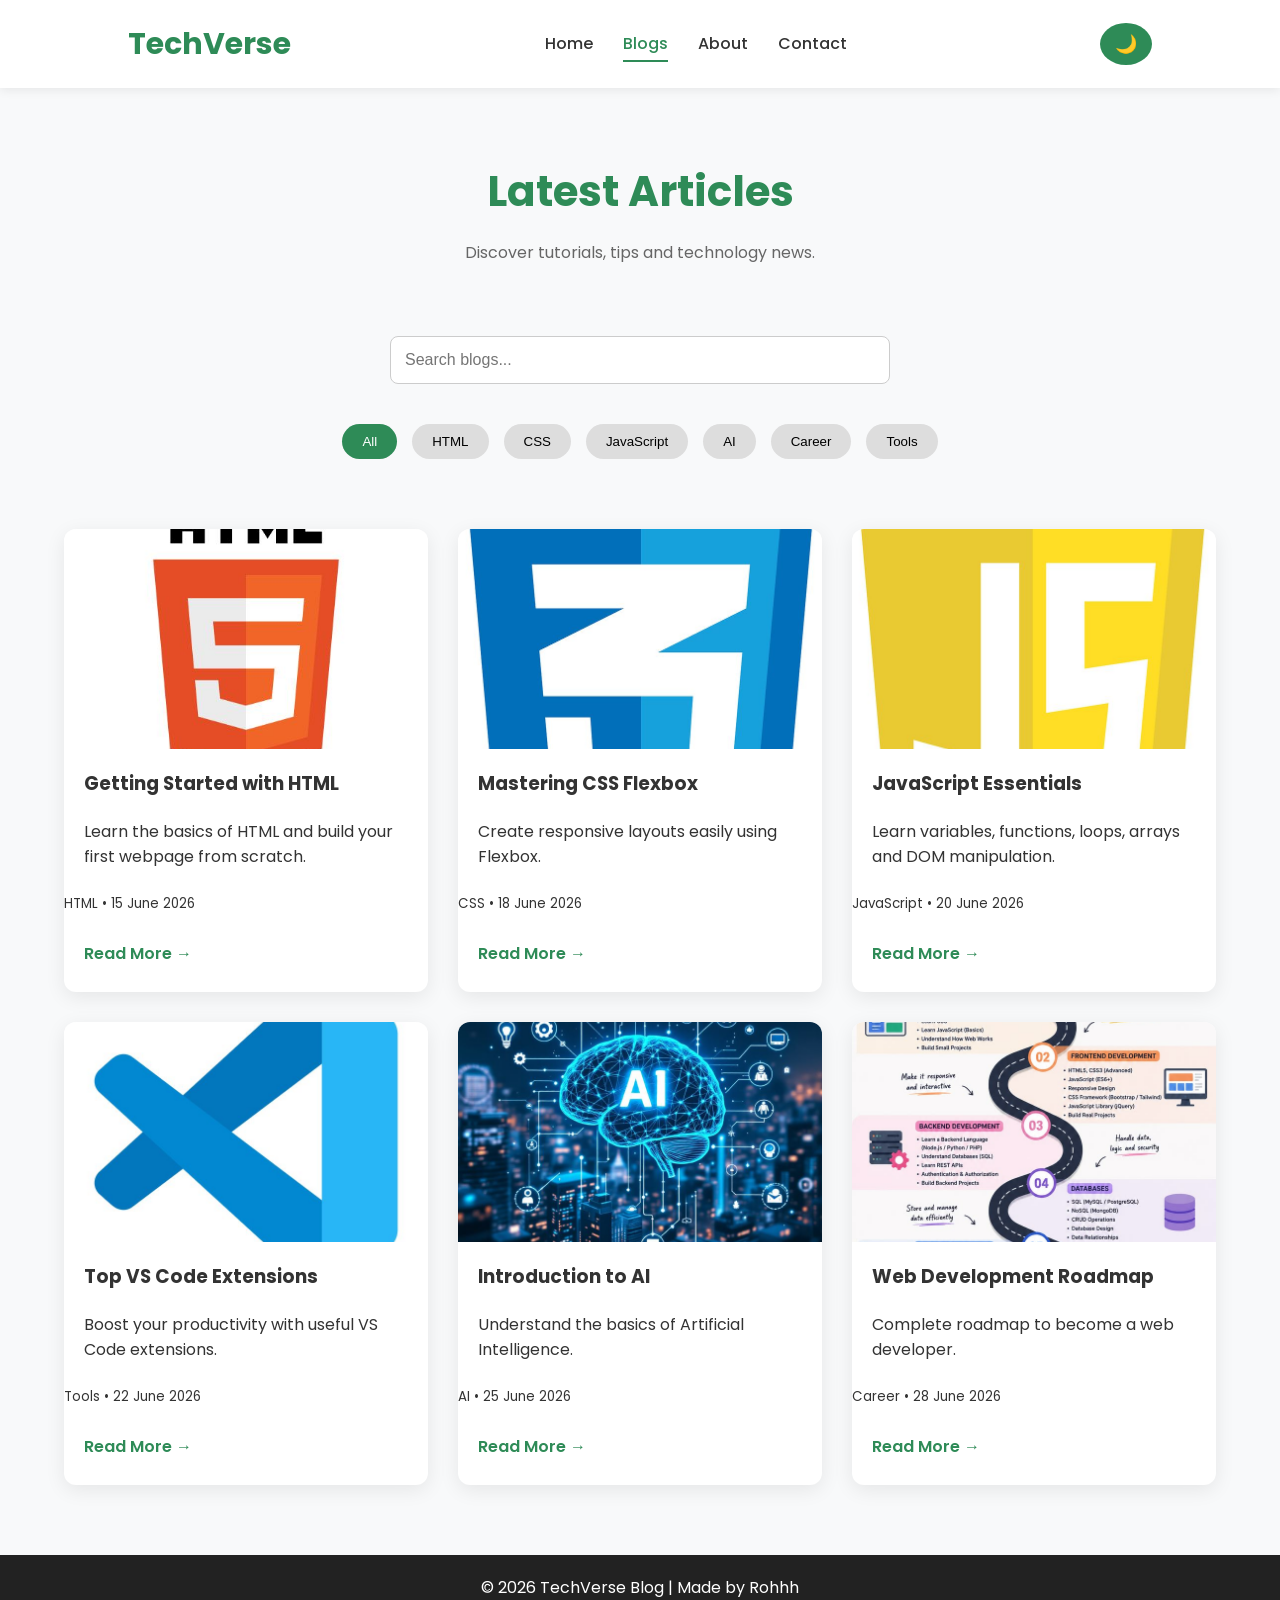
<file: task-5/blog.html>
<!DOCTYPE html>
<html lang="en">
<head>
    <meta charset="UTF-8">
    <meta name="viewport" content="width=device-width, initial-scale=1.0">
    <title>All Blogs | TechVerse</title>

    <link rel="stylesheet" href="css/style.css">
    <link rel="stylesheet" href="css/blog.css">
</head>

<body>

<header>

    <nav class="navbar">

        <div class="logo">
            <h2>TechVerse</h2>
        </div>

        <ul class="nav-links">
            <li><a href="index.html">Home</a></li>
            <li><a class="active" href="blog.html">Blogs</a></li>
            <li><a href="about.html">About</a></li>
            <li><a href="contact.html">Contact</a></li>
        </ul>
        <div class="nav-right">
        <button id="themeToggle" class="theme-btn">🌙</button>

        <button id="menuBtn" class="menu-btn">
            ☰
        </button>
    </div>
    </nav>

</header>

<section class="blog-header">

    <h1>Latest Articles</h1>

    <p>Discover tutorials, tips and technology news.</p>

</section>

<section class="search-section">

    <input
        type="text"
        id="searchInput"
        placeholder="Search blogs..."
    >

</section>

<section class="categories">

    <button class="category-btn active-btn" data-category="All">All</button>

    <button class="category-btn" data-category="HTML">HTML</button>

    <button class="category-btn" data-category="CSS">CSS</button>

    <button class="category-btn" data-category="JavaScript">JavaScript</button>

    <button class="category-btn" data-category="AI">AI</button>

    <button class="category-btn" data-category="Career">Career</button>

    <button class="category-btn" data-category="Tools">Tools</button>

</section>

<section class="featured">

    <div class="blog-container" id="blogContainer">

    </div>

</section>

<footer>

    <p>© 2026 TechVerse Blog | Made by Rohhh</p>

</footer>

<script src="js/blogs.js"></script>
<script src="js/blog.js"></script>
<script src="js/darkmode.js"></script>
</body>
</html>
</file>
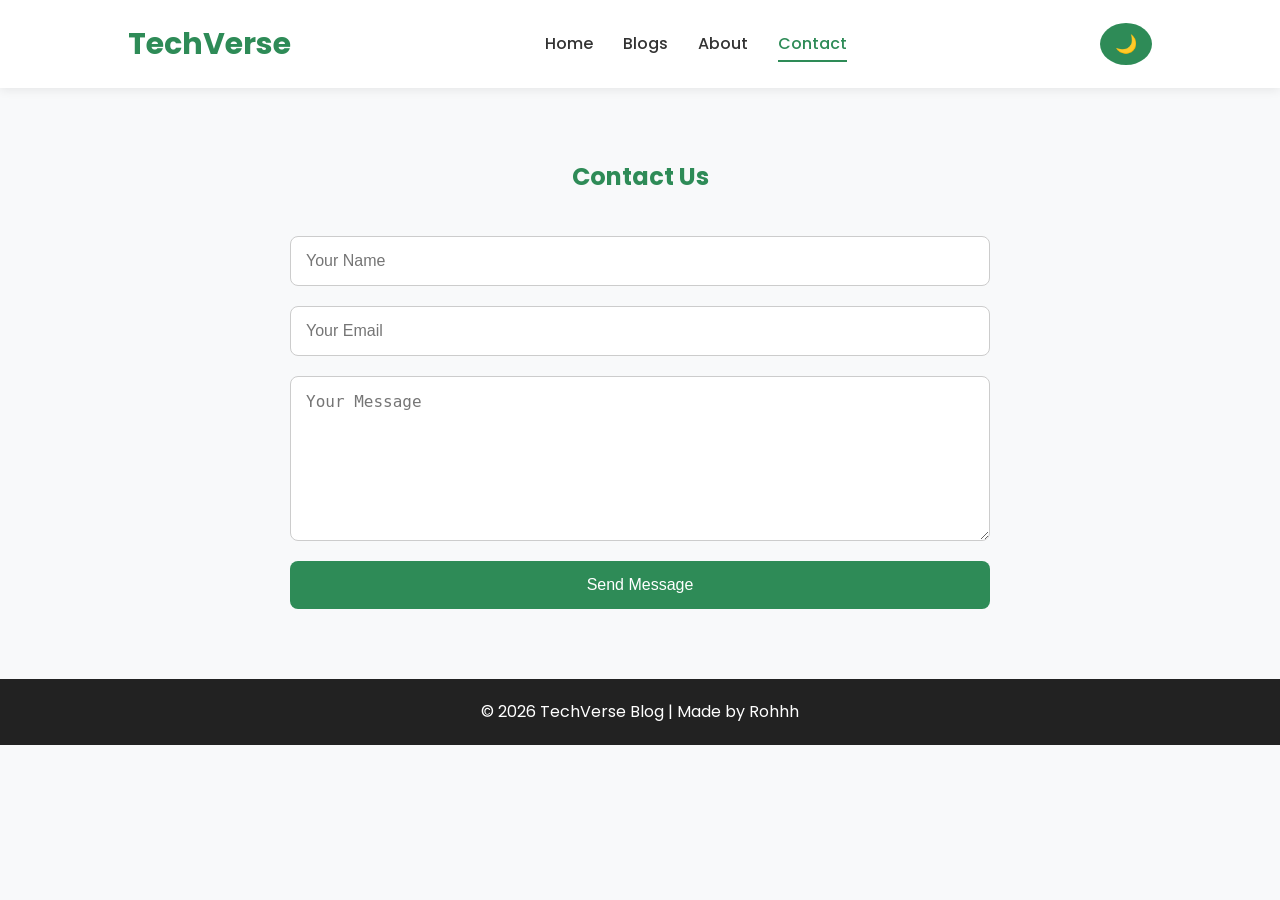
<file: task-5/contact.html>
<!DOCTYPE html>
<html lang="en">
<head>
<meta charset="UTF-8">
<meta name="viewport" content="width=device-width, initial-scale=1.0">

<title>Contact</title>

<link rel="stylesheet" href="css/style.css">
<link rel="stylesheet" href="css/contact.css">

</head>
<body>

<header>

<nav class="navbar">

<div class="logo">
<h2>TechVerse</h2>
</div>

<ul class="nav-links">

<li><a href="index.html">Home</a></li>
<li><a href="blog.html">Blogs</a></li>
<li><a href="about.html">About</a></li>
<li><a class="active" href="contact.html">Contact</a></li>

</ul>
<div class="nav-right">
        <button id="themeToggle" class="theme-btn">🌙</button>

        <button id="menuBtn" class="menu-btn">
            ☰
        </button>
    </div>
</nav>

</header>

<section class="contact">

<h1>Contact Us</h1>

<form id="contactForm">

<input
type="text"
id="name"
placeholder="Your Name"
>

<input
type="email"
id="email"
placeholder="Your Email"
>

<textarea
id="message"
rows="7"
placeholder="Your Message"
></textarea>

<button type="submit">
Send Message
</button>

</form>

</section>

<footer>

<p>© 2026 TechVerse Blog | Made by Rohhh</p>

</footer>

<script src="js/validation.js"></script>
<script src="js/darkmode.js"></script>
</body>
</html>
</file>
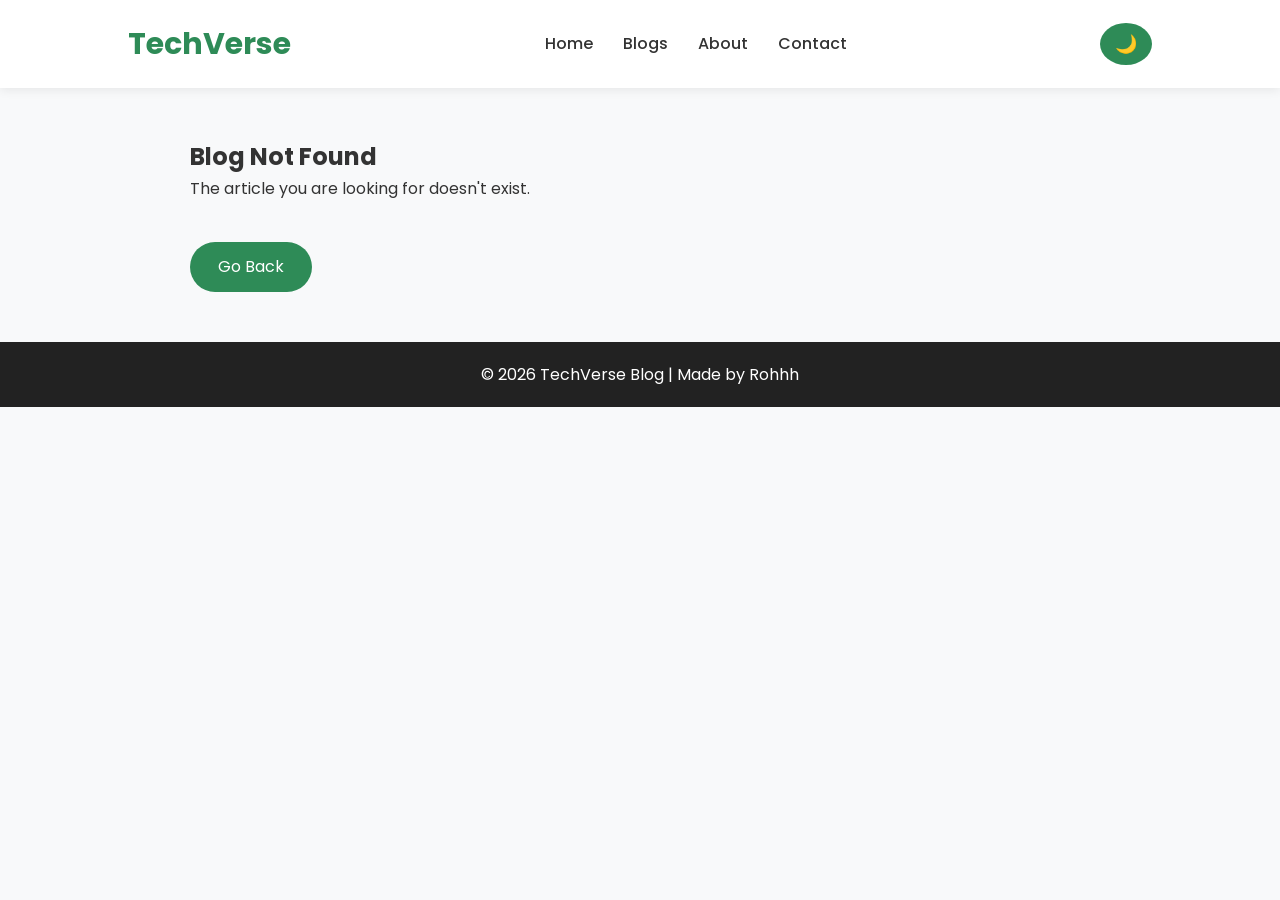
<file: task-5/post.html>
<!DOCTYPE html>
<html lang="en">
<head>
    <meta charset="UTF-8">
    <meta name="viewport" content="width=device-width, initial-scale=1.0">
    <title>Blog Post | TechVerse</title>

    <link rel="stylesheet" href="css/style.css">
    <link rel="stylesheet" href="css/post.css">
</head>

<body>

<header>

    <nav class="navbar">

        <div class="logo">
            <h2>TechVerse</h2>
        </div>

        <ul class="nav-links">

            <li><a href="index.html">Home</a></li>
            <li><a href="blog.html">Blogs</a></li>
            <li><a href="about.html">About</a></li>
            <li><a href="contact.html">Contact</a></li>

        </ul>
        <div class="nav-right">
        <button id="themeToggle" class="theme-btn">🌙</button>

        <button id="menuBtn" class="menu-btn">
            ☰
        </button>
    </div>
    </nav>

</header>

<section class="post-container" id="postContainer">

</section>

<footer>

    <p>© 2026 TechVerse Blog | Made by Rohhh</p>

</footer>

<script src="js/blogs.js"></script>
<script src="js/post.js"></script>
<script src="js/darkmode.js"></script>
</body>
</html>
</file>
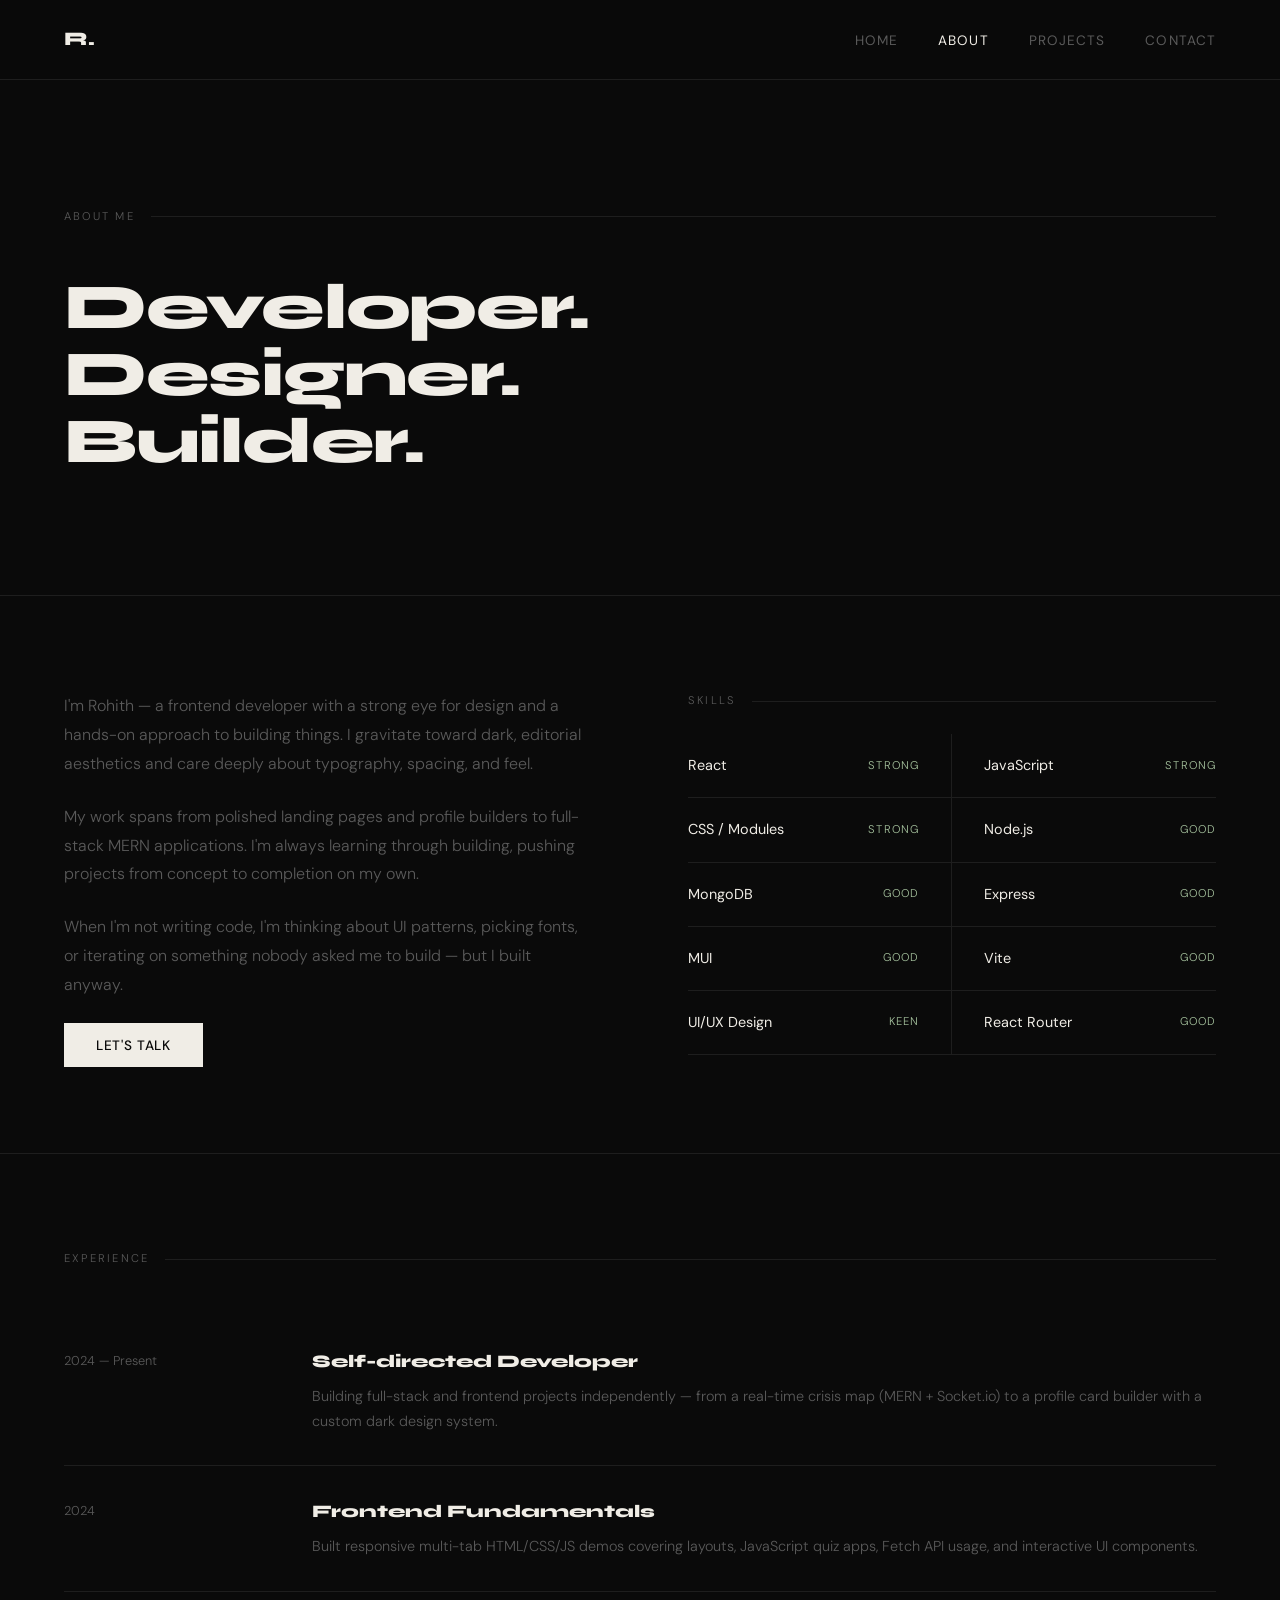
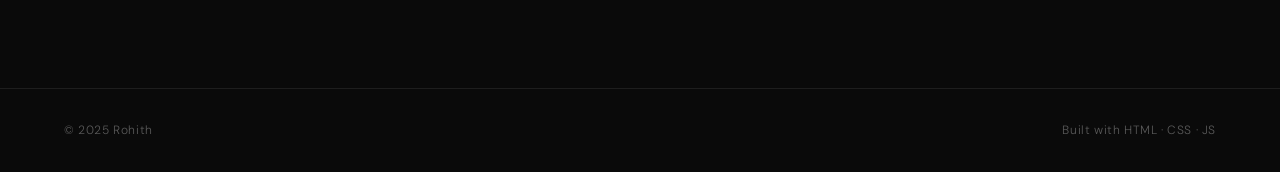
<file: task-4/portfolio/about.html>
<!DOCTYPE html>
<html lang="en">
<head>
  <meta charset="UTF-8" />
  <meta name="viewport" content="width=device-width, initial-scale=1.0" />
  <title>About — Rohith</title>
  <link rel="stylesheet" href="css/style.css" />
</head>
<body>

<nav>
  <a href="index.html" class="nav-logo">R.</a>
  <button class="hamburger" id="hamburger" aria-label="Menu">
    <span></span><span></span><span></span>
  </button>
  <ul class="nav-links" id="nav-links">
    <li><a href="index.html">Home</a></li>
    <li><a href="about.html" class="active">About</a></li>
    <li><a href="projects.html">Projects</a></li>
    <li><a href="contact.html">Contact</a></li>
  </ul>
</nav>

<div class="page">
  <section style="padding-top: 8rem;">
    <p class="section-label">About me</p>
    <h1 class="section-heading">Developer.<br>Designer.<br>Builder.</h1>
  </section>

  <section>
    <div class="about-grid">
      <div class="about-text">
        <p>
          I'm Rohith — a frontend developer with a strong eye for design and a hands-on approach to building things. 
          I gravitate toward dark, editorial aesthetics and care deeply about typography, spacing, and feel.
        </p>
        <p>
          My work spans from polished landing pages and profile builders to full-stack MERN applications. 
          I'm always learning through building, pushing projects from concept to completion on my own.
        </p>
        <p>
          When I'm not writing code, I'm thinking about UI patterns, picking fonts, or iterating on something 
          nobody asked me to build — but I built anyway.
        </p>
        <div style="margin-top: 2rem;">
          <a href="contact.html" class="btn-primary">Let's talk</a>
        </div>
      </div>

      <div>
        <p class="section-label" style="margin-bottom: 1.5rem;">Skills</p>
        <div class="skills-grid">
          <div class="skill-item"><span class="skill-name">React</span><span class="skill-level">Strong</span></div>
          <div class="skill-item"><span class="skill-name">JavaScript</span><span class="skill-level">Strong</span></div>
          <div class="skill-item"><span class="skill-name">CSS / Modules</span><span class="skill-level">Strong</span></div>
          <div class="skill-item"><span class="skill-name">Node.js</span><span class="skill-level">Good</span></div>
          <div class="skill-item"><span class="skill-name">MongoDB</span><span class="skill-level">Good</span></div>
          <div class="skill-item"><span class="skill-name">Express</span><span class="skill-level">Good</span></div>
          <div class="skill-item"><span class="skill-name">MUI</span><span class="skill-level">Good</span></div>
          <div class="skill-item"><span class="skill-name">Vite</span><span class="skill-level">Good</span></div>
          <div class="skill-item"><span class="skill-name">UI/UX Design</span><span class="skill-level">Keen</span></div>
          <div class="skill-item"><span class="skill-name">React Router</span><span class="skill-level">Good</span></div>
        </div>
      </div>
    </div>
  </section>

  <section>
    <p class="section-label">Experience</p>
    <div style="display: flex; flex-direction: column; gap: 0;">
      <div style="display:grid; grid-template-columns: 200px 1fr; gap: 3rem; padding: 2rem 0; border-bottom: 1px solid #1e1e1e;">
        <p style="font-size:0.8rem; color:var(--muted); padding-top:0.2rem;">2024 — Present</p>
        <div>
          <p style="font-family:'Syne',sans-serif; font-weight:800; font-size:1.1rem; color:var(--off-white); margin-bottom:0.5rem;">Self-directed Developer</p>
          <p style="color:var(--muted); font-size:0.9rem; line-height:1.7;">Building full-stack and frontend projects independently — from a real-time crisis map (MERN + Socket.io) to a profile card builder with a custom dark design system.</p>
        </div>
      </div>
      <div style="display:grid; grid-template-columns: 200px 1fr; gap: 3rem; padding: 2rem 0; border-bottom: 1px solid #1e1e1e;">
        <p style="font-size:0.8rem; color:var(--muted); padding-top:0.2rem;">2024</p>
        <div>
          <p style="font-family:'Syne',sans-serif; font-weight:800; font-size:1.1rem; color:var(--off-white); margin-bottom:0.5rem;">Frontend Fundamentals</p>
          <p style="color:var(--muted); font-size:0.9rem; line-height:1.7;">Built responsive multi-tab HTML/CSS/JS demos covering layouts, JavaScript quiz apps, Fetch API usage, and interactive UI components.</p>
        </div>
      </div>
    </div>
  </section>

  <footer>
    <span>© 2025 Rohith</span>
    <span>Built with HTML · CSS · JS</span>
  </footer>
</div>

<script src="js/main.js"></script>
</body>
</html>
</file>
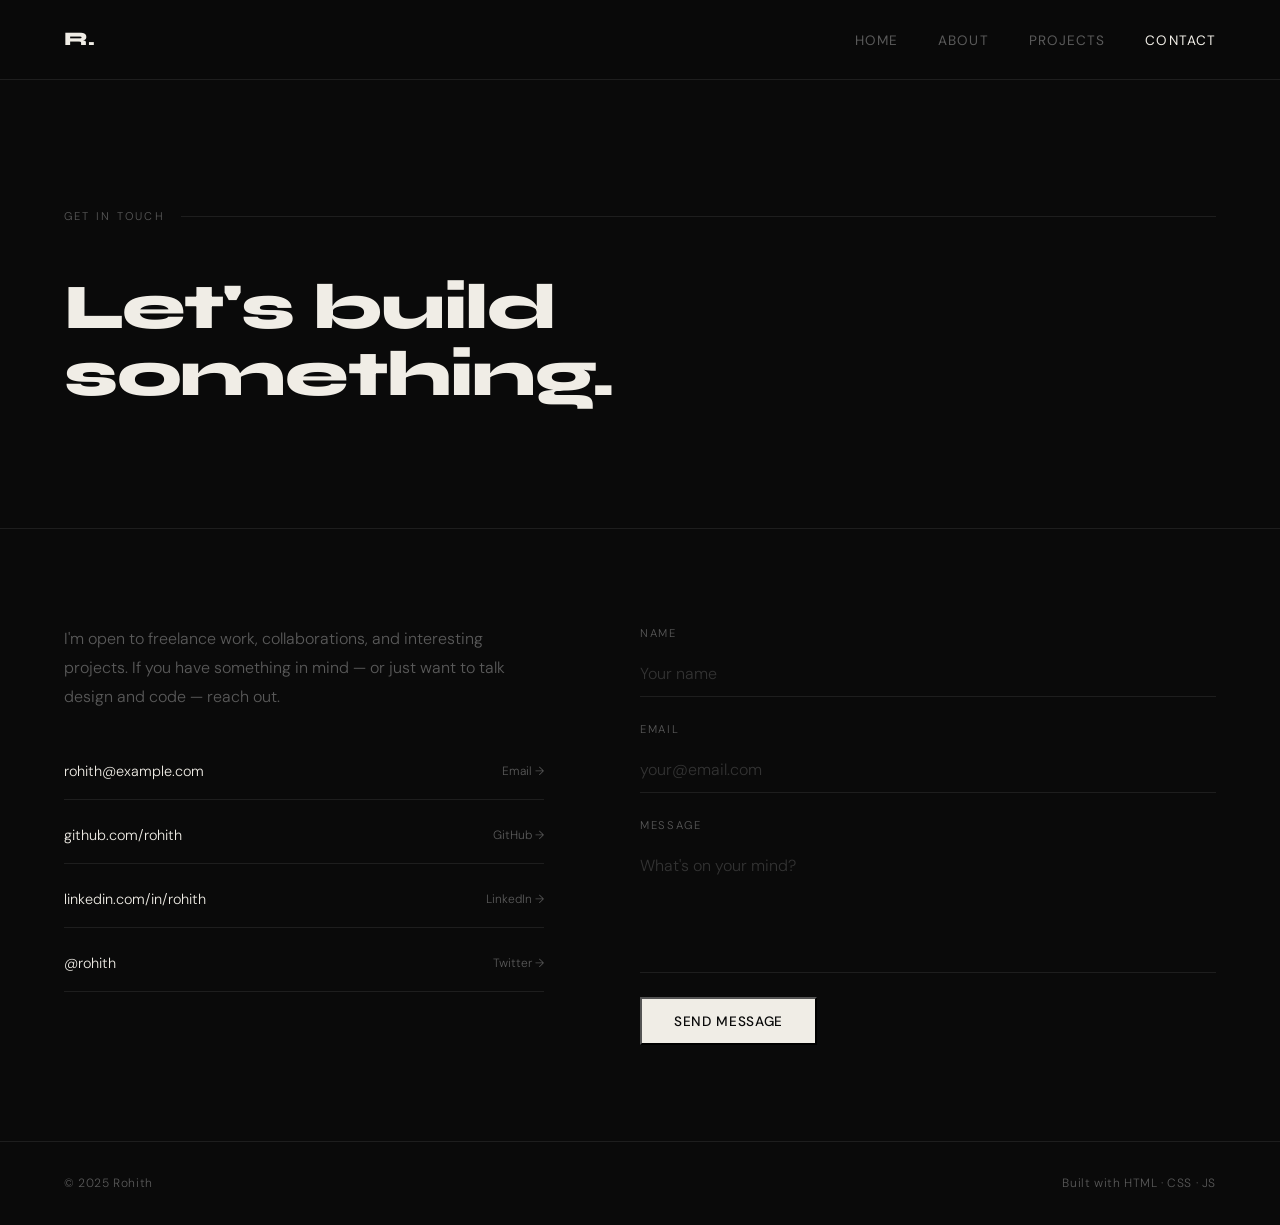
<file: task-4/portfolio/contact.html>
<!DOCTYPE html>
<html lang="en">
<head>
  <meta charset="UTF-8" />
  <meta name="viewport" content="width=device-width, initial-scale=1.0" />
  <title>Contact — Rohith</title>
  <link rel="stylesheet" href="css/style.css" />
</head>
<body>

<nav>
  <a href="index.html" class="nav-logo">R.</a>
  <button class="hamburger" id="hamburger" aria-label="Menu">
    <span></span><span></span><span></span>
  </button>
  <ul class="nav-links" id="nav-links">
    <li><a href="index.html">Home</a></li>
    <li><a href="about.html">About</a></li>
    <li><a href="projects.html">Projects</a></li>
    <li><a href="contact.html" class="active">Contact</a></li>
  </ul>
</nav>

<div class="page">
  <section style="padding-top: 8rem;">
    <p class="section-label">Get in touch</p>
    <h1 class="section-heading">Let's build<br>something.</h1>
  </section>

  <section>
    <div class="contact-layout">
      <div class="contact-info">
        <p>
          I'm open to freelance work, collaborations, and interesting projects. 
          If you have something in mind — or just want to talk design and code — reach out.
        </p>
        <div class="contact-links">
          <a href="mailto:rohith@example.com" class="contact-link">
            rohith@example.com <span>Email →</span>
          </a>
          <a href="https://github.com" target="_blank" class="contact-link">
            github.com/rohith <span>GitHub →</span>
          </a>
          <a href="https://linkedin.com" target="_blank" class="contact-link">
            linkedin.com/in/rohith <span>LinkedIn →</span>
          </a>
          <a href="https://twitter.com" target="_blank" class="contact-link">
            @rohith <span>Twitter →</span>
          </a>
        </div>
      </div>

      <div class="contact-form">
        <div class="form-group">
          <label for="name">Name</label>
          <input type="text" id="name" placeholder="Your name" />
        </div>
        <div class="form-group">
          <label for="email">Email</label>
          <input type="email" id="email" placeholder="your@email.com" />
        </div>
        <div class="form-group">
          <label for="message">Message</label>
          <textarea id="message" rows="5" placeholder="What's on your mind?"></textarea>
        </div>
        <div class="form-submit">
          <button class="btn-primary" id="send-btn" type="button">Send message</button>
        </div>
        <p id="form-feedback" style="font-size:0.8rem; color: var(--green); display:none;">Message sent! I'll get back to you soon.</p>
      </div>
    </div>
  </section>

  <footer>
    <span>© 2025 Rohith</span>
    <span>Built with HTML · CSS · JS</span>
  </footer>
</div>

<script src="js/main.js"></script>
</body>
</html>
</file>
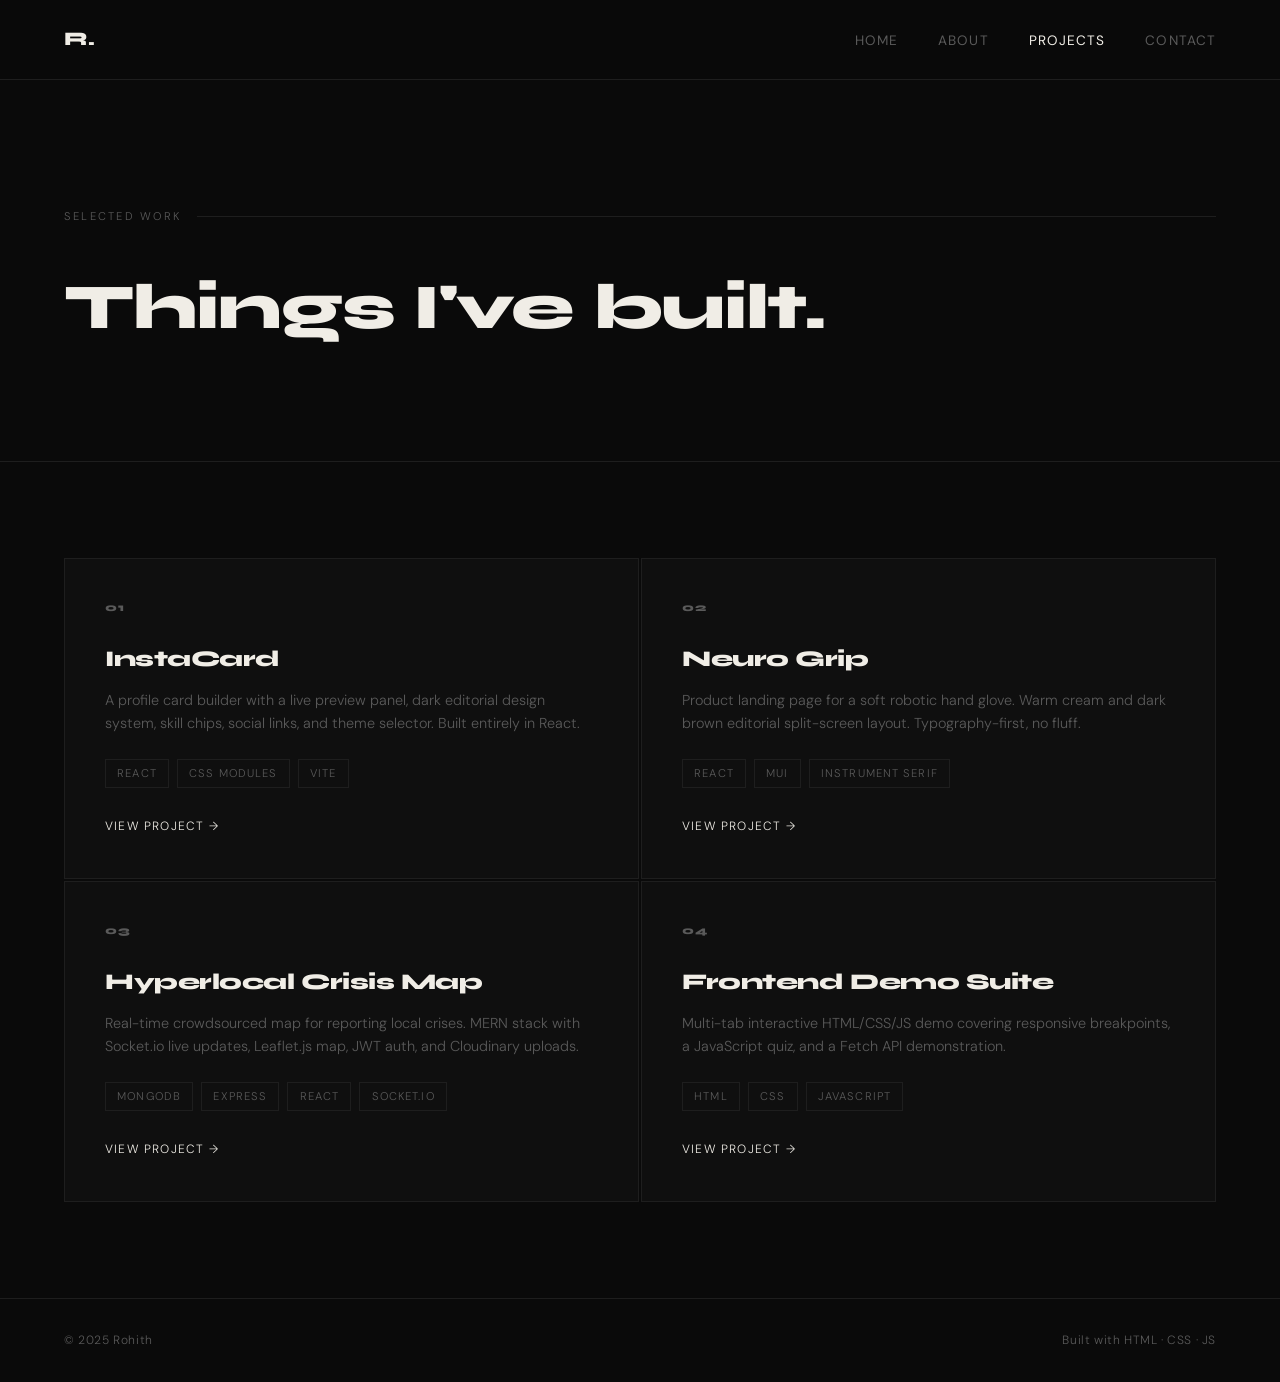
<file: task-4/portfolio/projects.html>
<!DOCTYPE html>
<html lang="en">
<head>
  <meta charset="UTF-8" />
  <meta name="viewport" content="width=device-width, initial-scale=1.0" />
  <title>Projects — Rohith</title>
  <link rel="stylesheet" href="css/style.css" />
</head>
<body>

<nav>
  <a href="index.html" class="nav-logo">R.</a>
  <button class="hamburger" id="hamburger" aria-label="Menu">
    <span></span><span></span><span></span>
  </button>
  <ul class="nav-links" id="nav-links">
    <li><a href="index.html">Home</a></li>
    <li><a href="about.html">About</a></li>
    <li><a href="projects.html" class="active">Projects</a></li>
    <li><a href="contact.html">Contact</a></li>
  </ul>
</nav>

<div class="page">
  <section style="padding-top: 8rem;">
    <p class="section-label">Selected work</p>
    <h1 class="section-heading">Things I've built.</h1>
  </section>

  <section>
    <div class="projects-grid">

      <div class="project-card">
        <p class="project-number">01</p>
        <h2 class="project-title">InstaCard</h2>
        <p class="project-desc">A profile card builder with a live preview panel, dark editorial design system, skill chips, social links, and theme selector. Built entirely in React.</p>
        <div class="project-tags">
          <span class="tag">React</span>
          <span class="tag">CSS Modules</span>
          <span class="tag">Vite</span>
        </div>
        <a href="#" class="project-link">View project →</a>
      </div>

      <div class="project-card">
        <p class="project-number">02</p>
        <h2 class="project-title">Neuro Grip</h2>
        <p class="project-desc">Product landing page for a soft robotic hand glove. Warm cream and dark brown editorial split-screen layout. Typography-first, no fluff.</p>
        <div class="project-tags">
          <span class="tag">React</span>
          <span class="tag">MUI</span>
          <span class="tag">Instrument Serif</span>
        </div>
        <a href="#" class="project-link">View project →</a>
      </div>

      <div class="project-card">
        <p class="project-number">03</p>
        <h2 class="project-title">Hyperlocal Crisis Map</h2>
        <p class="project-desc">Real-time crowdsourced map for reporting local crises. MERN stack with Socket.io live updates, Leaflet.js map, JWT auth, and Cloudinary uploads.</p>
        <div class="project-tags">
          <span class="tag">MongoDB</span>
          <span class="tag">Express</span>
          <span class="tag">React</span>
          <span class="tag">Socket.io</span>
        </div>
        <a href="#" class="project-link">View project →</a>
      </div>

      <div class="project-card">
        <p class="project-number">04</p>
        <h2 class="project-title">Frontend Demo Suite</h2>
        <p class="project-desc">Multi-tab interactive HTML/CSS/JS demo covering responsive breakpoints, a JavaScript quiz, and a Fetch API demonstration.</p>
        <div class="project-tags">
          <span class="tag">HTML</span>
          <span class="tag">CSS</span>
          <span class="tag">JavaScript</span>
        </div>
        <a href="#" class="project-link">View project →</a>
      </div>

    </div>
  </section>

  <footer>
    <span>© 2025 Rohith</span>
    <span>Built with HTML · CSS · JS</span>
  </footer>
</div>

<script src="js/main.js"></script>
</body>
</html>
</file>
<file: task-2/style.css>
:root {
  --teal-dark: #0d4f4f;
  --teal-light: #2eb89a;
  --bg: #f0f5f0;
  --surface: #ffffff;
  --text: #1a2a1a;
  --muted: #5a7a5a;
  --accent: #e8624a;
}

*{
  margin:0;
  padding:0;
  box-sizing:border-box;
}

body{
  font-family:'DM Sans',sans-serif;
  background:var(--bg);
  color:var(--text);
}

/* HEADER */

header{
  background:var(--teal-dark);
  color:white;
  padding:20px;
}

.header-inner{
  max-width:1100px;
  margin:auto;

  display:flex;
  justify-content:space-between;
  align-items:center;
}

.logo{
  font-size:1.4rem;
  font-weight:bold;
}

.logo span{
  color:var(--teal-light);
}

nav{
  display:flex;
  gap:20px;
}

nav a{
  text-decoration:none;
  color:white;
}

/* HERO */

.hero{
  text-align:center;
  padding:80px 20px;
  background:linear-gradient(to right,#0d4f4f,#1a7f6e);
  color:white;
}

.hero h1{
  font-size:3rem;
  margin:20px 0;
}

.hero em{
  color:var(--teal-light);
  font-style:normal;
}

/* SECTIONS */

.section{
  max-width:1100px;
  margin:50px auto;
  padding:0 20px;
}

.section-title{
  font-size:1.5rem;
  font-weight:bold;
  margin-bottom:20px;

  display:flex;
  align-items:center;
  gap:10px;
}

.num{
  width:35px;
  height:35px;
  background:var(--teal-dark);
  color:white;
  border-radius:8px;

  display:flex;
  justify-content:center;
  align-items:center;
}

.card{
  background:white;
  padding:30px;
  border-radius:15px;
  box-shadow:0 4px 20px rgba(0,0,0,0.1);
}

/* FORM */

.form-grid{
  display:grid;
  grid-template-columns:1fr 1fr;
  gap:20px;
}

.form-group{
  display:flex;
  flex-direction:column;
}

.full{
  grid-column:1 / -1;
}

input,
textarea{
  padding:12px;
  border:1px solid #ccc;
  border-radius:10px;
  margin-top:8px;
}

textarea{
  min-height:120px;
}

.err-msg{
  color:red;
  font-size:13px;
  margin-top:5px;
}

.btn{
  background:var(--teal-dark);
  color:white;
  border:none;
  padding:12px 20px;
  border-radius:10px;
  cursor:pointer;
}

/* TODO */

.todo-header{
  display:flex;
  gap:15px;
  margin-bottom:20px;
}

#todo-input{
  flex:1;
}

#todo-list{
  list-style:none;
}

.todo-item{
  display:flex;
  justify-content:space-between;
  align-items:center;

  padding:15px;
  background:#f7faf7;
  margin-bottom:10px;
  border-radius:10px;
}

.todo-del{
  border:none;
  background:red;
  color:white;
  padding:8px 10px;
  border-radius:5px;
  cursor:pointer;
}

/* RESPONSIVE */

@media(max-width:700px){

  .form-grid{
    grid-template-columns:1fr;
  }

  nav{
    display:none;
  }

  .hero h1{
    font-size:2rem;
  }

  .todo-header{
    flex-direction:column;
  }

}
</file>
<file: task-5/css/style.css>
/* Google Font */
@import url('https://fonts.googleapis.com/css2?family=Poppins:wght@300;400;500;600;700&display=swap');

/* Reset */
*{
    margin:0;
    padding:0;
    box-sizing:border-box;
}

body{
    font-family:'Poppins',sans-serif;
    background:#f8f9fa;
    color:#333;
    line-height:1.6;
}

img{
    width:100%;
    display:block;
}

a{
    text-decoration:none;
}

ul{
    list-style:none;
}

/* Navigation */

.navbar{
    display:flex;
    justify-content:space-between;
    align-items:center;
    padding:20px 10%;
    background:#ffffff;
    position:sticky;
    top:0;
    box-shadow:0 2px 10px rgba(0,0,0,.08);
    z-index:100;
}

.logo h2{
    color:#2E8B57;
    font-size:30px;
}

.nav-links{
    display:flex;
    gap:30px;
}

.nav-links a{
    color:#333;
    font-weight:500;
    transition:.3s;
}

.nav-links a:hover{
    color:#2E8B57;
}

.nav-right{
    display:flex;
    align-items:center;
    gap:15px;
}

.menu-btn{
    display:none;
    background:none;
    border:none;
    font-size:30px;
    cursor:pointer;
}

.active{
    color:#2E8B57 !important;
    font-weight:600;
    border-bottom:2px solid #2E8B57;
    padding-bottom:5px;
}
/* Hero */

.hero{
    height:90vh;
    display:flex;
    justify-content:center;
    align-items:center;
    text-align:center;
    padding:20px;
    background:linear-gradient(rgba(46,139,87,.75),
    rgba(46,139,87,.75)),
    url("../images/hero.jpg") center/cover;
    color:white;
}

.hero-content h1{
    font-size:55px;
    margin-bottom:20px;
}

.hero-content p{
    font-size:20px;
    max-width:700px;
    margin:auto;
    margin-bottom:30px;
}

.btn{
    display:inline-block;
    background:#fff;
    color:#2E8B57;
    padding:14px 35px;
    border-radius:40px;
    font-weight:bold;
    transition:.3s;
}

.btn:hover{
    background:#2E8B57;
    color:#fff;
}

/* Featured Blogs */

.featured{
    width:90%;
    margin:70px auto;
}

.featured h2{
    text-align:center;
    margin-bottom:40px;
    font-size:36px;
}

.blog-container{
    display:grid;
    grid-template-columns:repeat(auto-fit,minmax(280px,1fr));
    gap:30px;
}

.blog-card{
    background:#fff;
    border-radius:12px;
    overflow:hidden;
    box-shadow:0 5px 20px rgba(0,0,0,.08);
    transition:.3s;
}

.blog-card:hover{
    transform:translateY(-8px);
}

.blog-card img{
    height:220px;
    object-fit:cover;
}

.blog-card h3{
    margin:20px;
}

.blog-card p{
    margin:0 20px 20px;
}

.blog-card a{
    display:inline-block;
    margin:0 20px 25px;
    color:#2E8B57;
    font-weight:600;
}

/* Newsletter */

.newsletter{
    background:#2E8B57;
    color:white;
    text-align:center;
    padding:70px 20px;
}

.newsletter h2{
    margin-bottom:15px;
}

.newsletter p{
    margin-bottom:20px;
}

.newsletter input{
    width:320px;
    max-width:90%;
    padding:14px;
    border:none;
    border-radius:6px;
    margin-bottom:15px;
}

.newsletter button{
    padding:14px 30px;
    border:none;
    border-radius:6px;
    background:#fff;
    color:#2E8B57;
    cursor:pointer;
    font-weight:bold;
}

/* Footer */

footer{
    background:#222;
    color:white;
    text-align:center;
    padding:20px;
}

/* Responsive */

@media(max-width:768px){

    .navbar{
        padding:20px;
    }

    .menu-btn{
        display:block;
    }

    .nav-links{

        position:absolute;
        top:80px;
        left:0;

        width:100%;

        background:white;

        flex-direction:column;

        align-items:center;

        display:none;

        padding:20px 0;

        box-shadow:0 5px 15px rgba(0,0,0,.1);

    }

    body.dark-mode .nav-links{
        background:#1f1f1f;
    }

    .nav-links.show{
        display:flex;
    }

    .hero-content h1{
        font-size:38px;
    }

    .hero-content p{
        font-size:17px;
    }

}
/* Theme Button */

.theme-btn{
    background:#2E8B57;
    color:white;
    border:none;
    padding:10px 15px;
    border-radius:50%;
    cursor:pointer;
    font-size:18px;
}

/* Dark Mode */

body.dark-mode{
    background:#121212;
    color:#f5f5f5;
}

body.dark-mode .navbar{
    background:#1f1f1f;
}

body.dark-mode .blog-card{
    background:#222;
    color:white;
}

body.dark-mode footer{
    background:#111;
}

body.dark-mode input,
body.dark-mode textarea{
    background:#2a2a2a;
    color:white;
    border:1px solid #555;
}

body.dark-mode .newsletter{
    background:#1b5e3d;
}

body.dark-mode a{
    color:#90EE90;
}
</file>
<file: task-4/notes-app/css/style.css>
*, *::before, *::after { box-sizing: border-box; margin: 0; padding: 0; }

:root {
  --black: #0a0a0a;
  --surface: #0f0f0f;
  --surface2: #141414;
  --border: #1e1e1e;
  --muted: #5a5a5a;
  --off-white: #f0ede6;
  --green: #a8c5a0;
  --red: #c47a7a;
}

body {
  background: var(--black);
  color: var(--off-white);
  font-family: 'DM Sans', sans-serif;
  font-weight: 300;
  min-height: 100vh;
  display: grid;
  grid-template-columns: 280px 1fr;
}

/* ── SIDEBAR ─────────────────────────────────── */

.sidebar {
  border-right: 1px solid var(--border);
  display: flex;
  flex-direction: column;
  height: 100vh;
  position: sticky;
  top: 0;
  overflow: hidden;
}

.sidebar-header {
  padding: 2rem 1.5rem 1.5rem;
  border-bottom: 1px solid var(--border);
}

.sidebar-header h1 {
  font-family: 'Syne', sans-serif;
  font-weight: 800;
  font-size: 1.1rem;
  letter-spacing: -0.01em;
  color: var(--off-white);
  margin-bottom: 0.25rem;
}

.sidebar-header p {
  font-size: 0.72rem;
  color: var(--muted);
  letter-spacing: 0.05em;
}

.tab-row {
  display: flex;
  border-bottom: 1px solid var(--border);
}

.tab-btn {
  flex: 1;
  padding: 0.75rem;
  background: none;
  border: none;
  border-bottom: 2px solid transparent;
  color: var(--muted);
  font-family: 'DM Sans', sans-serif;
  font-size: 0.7rem;
  font-weight: 400;
  letter-spacing: 0.1em;
  text-transform: uppercase;
  cursor: pointer;
  transition: color 0.2s, border-color 0.2s;
}

.tab-btn.active {
  color: var(--off-white);
  border-bottom-color: var(--off-white);
}

.filter-row {
  display: flex;
  gap: 0.4rem;
  padding: 0.75rem 1rem;
  border-bottom: 1px solid var(--border);
  flex-wrap: wrap;
}

.filter-chip {
  font-size: 0.65rem;
  letter-spacing: 0.08em;
  text-transform: uppercase;
  padding: 0.25rem 0.6rem;
  border: 1px solid var(--border);
  color: var(--muted);
  background: none;
  cursor: pointer;
  font-family: 'DM Sans', sans-serif;
  transition: border-color 0.15s, color 0.15s;
}

.filter-chip.active {
  border-color: var(--off-white);
  color: var(--off-white);
}

.item-list {
  flex: 1;
  overflow-y: auto;
  padding: 0.5rem 0;
}

.item-list::-webkit-scrollbar { width: 3px; }
.item-list::-webkit-scrollbar-track { background: transparent; }
.item-list::-webkit-scrollbar-thumb { background: var(--border); }

.list-item {
  display: flex;
  align-items: flex-start;
  gap: 0.75rem;
  padding: 0.9rem 1.25rem;
  border-bottom: 1px solid var(--border);
  cursor: pointer;
  transition: background 0.15s;
}

.list-item:hover { background: var(--surface); }
.list-item.selected { background: var(--surface2); }

.item-check {
  width: 14px;
  height: 14px;
  border: 1px solid var(--border);
  flex-shrink: 0;
  margin-top: 3px;
  display: flex;
  align-items: center;
  justify-content: center;
  transition: all 0.15s;
  cursor: pointer;
}

.item-check.done {
  border-color: var(--green);
  background: var(--green);
}

.item-check.done::after {
  content: '';
  display: block;
  width: 6px;
  height: 4px;
  border-left: 1.5px solid var(--black);
  border-bottom: 1.5px solid var(--black);
  transform: rotate(-45deg) translateY(-1px);
}

.item-info { flex: 1; min-width: 0; }

.item-title {
  font-size: 0.85rem;
  font-weight: 400;
  color: var(--off-white);
  white-space: nowrap;
  overflow: hidden;
  text-overflow: ellipsis;
  margin-bottom: 0.2rem;
  transition: color 0.15s;
}

.item-title.done {
  color: var(--muted);
  text-decoration: line-through;
}

.item-meta {
  font-size: 0.65rem;
  color: var(--muted);
  letter-spacing: 0.04em;
}

.priority-dot {
  width: 6px;
  height: 6px;
  border-radius: 50%;
  flex-shrink: 0;
  margin-top: 6px;
}

.p-high   { background: var(--red); }
.p-medium { background: #c4a87a; }
.p-low    { background: var(--green); }

.empty-state {
  padding: 3rem 1.5rem;
  text-align: center;
  color: var(--muted);
  font-size: 0.8rem;
  line-height: 1.7;
}

/* ── MAIN ────────────────────────────────────── */

main {
  display: flex;
  flex-direction: column;
  height: 100vh;
  overflow: hidden;
}

.main-header {
  padding: 2rem 3rem 1.5rem;
  border-bottom: 1px solid var(--border);
  display: flex;
  justify-content: space-between;
  align-items: center;
}

.main-header-left h2 {
  font-family: 'Syne', sans-serif;
  font-weight: 800;
  font-size: 1.5rem;
  letter-spacing: -0.02em;
  color: var(--off-white);
}

.main-header-left p {
  font-size: 0.75rem;
  color: var(--muted);
  margin-top: 0.25rem;
}

.header-actions {
  display: flex;
  gap: 0.75rem;
}

.btn {
  padding: 0.6rem 1.25rem;
  font-family: 'DM Sans', sans-serif;
  font-size: 0.75rem;
  font-weight: 500;
  letter-spacing: 0.08em;
  text-transform: uppercase;
  border: none;
  cursor: pointer;
  transition: opacity 0.15s;
}

.btn:hover { opacity: 0.8; }

.btn-primary {
  background: var(--off-white);
  color: var(--black);
}

.btn-danger {
  background: transparent;
  color: var(--red);
  border: 1px solid var(--red);
}

/* ── EDITOR ──────────────────────────────────── */

.editor-area {
  flex: 1;
  overflow-y: auto;
  padding: 2.5rem 3rem;
}

.editor-area::-webkit-scrollbar { width: 3px; }
.editor-area::-webkit-scrollbar-thumb { background: var(--border); }

.welcome {
  display: flex;
  flex-direction: column;
  align-items: center;
  justify-content: center;
  height: 100%;
  text-align: center;
  color: var(--muted);
  gap: 1rem;
}

.welcome-icon {
  font-size: 3rem;
  opacity: 0.3;
}

.welcome h3 {
  font-family: 'Syne', sans-serif;
  font-weight: 800;
  font-size: 1.2rem;
  color: var(--off-white);
  opacity: 0.4;
}

.welcome p {
  font-size: 0.85rem;
  opacity: 0.6;
}

.form-section { margin-bottom: 2rem; }

.form-row {
  display: grid;
  grid-template-columns: 1fr auto auto;
  gap: 1rem;
  align-items: end;
  margin-bottom: 1.5rem;
}

.form-row-note {
  display: grid;
  grid-template-columns: 1fr auto;
  gap: 1rem;
  align-items: end;
  margin-bottom: 1rem;
}

.field-group {
  display: flex;
  flex-direction: column;
  gap: 0.4rem;
}

.field-label {
  font-size: 0.65rem;
  letter-spacing: 0.15em;
  text-transform: uppercase;
  color: var(--muted);
}

.field-input {
  background: transparent;
  border: none;
  border-bottom: 1px solid var(--border);
  color: var(--off-white);
  font-family: 'DM Sans', sans-serif;
  font-weight: 300;
  font-size: 0.9rem;
  padding: 0.5rem 0;
  outline: none;
  transition: border-color 0.2s;
  width: 100%;
}

.field-input:focus { border-color: var(--off-white); }

.field-select {
  background: var(--surface);
  border: 1px solid var(--border);
  color: var(--off-white);
  font-family: 'DM Sans', sans-serif;
  font-weight: 300;
  font-size: 0.85rem;
  padding: 0.45rem 1.75rem 0.45rem 0.75rem;
  outline: none;
  cursor: pointer;
  appearance: none;
  background-image: url("data:image/svg+xml,%3Csvg xmlns='http://www.w3.org/2000/svg' width='10' height='6' viewBox='0 0 10 6'%3E%3Cpath d='M1 1l4 4 4-4' stroke='%235a5a5a' stroke-width='1.5' fill='none'/%3E%3C/svg%3E");
  background-repeat: no-repeat;
  background-position: right 0.5rem center;
}

.title-input {
  font-family: 'Syne', sans-serif;
  font-weight: 800;
  font-size: 1.8rem;
  letter-spacing: -0.02em;
  background: transparent;
  border: none;
  color: var(--off-white);
  outline: none;
  width: 100%;
  padding: 0;
  margin-bottom: 1.5rem;
}

.title-input::placeholder { color: #2a2a2a; }

.body-input {
  width: 100%;
  background: transparent;
  border: none;
  color: var(--off-white);
  font-family: 'DM Sans', sans-serif;
  font-weight: 300;
  font-size: 1rem;
  line-height: 1.8;
  outline: none;
  resize: none;
  min-height: 300px;
}

.body-input::placeholder { color: #2a2a2a; }

.divider {
  border: none;
  border-top: 1px solid var(--border);
  margin: 1.5rem 0;
}

/* ── STATS BAR ───────────────────────────────── */

.stats-bar {
  display: flex;
  gap: 2rem;
  padding: 1rem 3rem;
  border-top: 1px solid var(--border);
  background: var(--black);
}

.stat {
  display: flex;
  align-items: center;
  gap: 0.5rem;
}

.stat-num {
  font-family: 'Syne', sans-serif;
  font-weight: 800;
  font-size: 1rem;
  color: var(--off-white);
}

.stat-label {
  font-size: 0.7rem;
  color: var(--muted);
  letter-spacing: 0.08em;
  text-transform: uppercase;
}

/* ── RESPONSIVE ──────────────────────────────── */

@media (max-width: 640px) {
  body { grid-template-columns: 1fr; }

  .sidebar {
    height: auto;
    position: relative;
    border-right: none;
    border-bottom: 1px solid var(--border);
  }

  .item-list { max-height: 220px; }

  main { height: auto; }

  .editor-area { padding: 1.5rem; }

  .main-header { padding: 1.25rem 1.5rem; }

  .stats-bar { padding: 1rem 1.5rem; gap: 1rem; }

  .form-row { grid-template-columns: 1fr; }

  .form-row-note { grid-template-columns: 1fr; }
}
</file>
<file: task-4/portfolio/css/style.css>
@import url('https://fonts.googleapis.com/css2?family=Syne:wght@400;700;800&family=DM+Sans:wght@300;400;500&display=swap');

*, *::before, *::after { box-sizing: border-box; margin: 0; padding: 0; }

:root {
  --black: #0a0a0a;
  --off-white: #f0ede6;
  --accent: #f0ede6;
  --muted: #5a5a5a;
  --border: #1e1e1e;
  --green: #a8c5a0;
}

html { scroll-behavior: smooth; }

body {
  background: var(--black);
  color: var(--off-white);
  font-family: 'DM Sans', sans-serif;
  font-weight: 300;
  line-height: 1.6;
  min-height: 100vh;
}

/* NAV */
nav {
  position: fixed;
  top: 0; left: 0; right: 0;
  z-index: 100;
  display: flex;
  justify-content: space-between;
  align-items: center;
  padding: 1.5rem 4rem;
  background: rgba(10,10,10,0.92);
  backdrop-filter: blur(12px);
  border-bottom: 1px solid var(--border);
}

.nav-logo {
  font-family: 'Syne', sans-serif;
  font-weight: 800;
  font-size: 1.2rem;
  color: var(--off-white);
  text-decoration: none;
  letter-spacing: -0.02em;
}

.nav-links {
  display: flex;
  gap: 2.5rem;
  list-style: none;
}

.nav-links a {
  color: var(--muted);
  text-decoration: none;
  font-size: 0.85rem;
  font-weight: 400;
  letter-spacing: 0.08em;
  text-transform: uppercase;
  transition: color 0.2s;
}

.nav-links a:hover,
.nav-links a.active {
  color: var(--off-white);
}

.hamburger {
  display: none;
  flex-direction: column;
  gap: 5px;
  cursor: pointer;
  background: none;
  border: none;
  padding: 4px;
}

.hamburger span {
  display: block;
  width: 24px;
  height: 1px;
  background: var(--off-white);
  transition: all 0.3s;
}

/* PAGE WRAPPER */
.page {
  padding-top: 80px;
}

/* HERO */
.hero {
  min-height: 100vh;
  display: flex;
  flex-direction: column;
  justify-content: center;
  padding: 0 4rem;
  border-bottom: 1px solid var(--border);
  position: relative;
  overflow: hidden;
}

.hero::before {
  content: 'R';
  position: absolute;
  right: -0.1em;
  top: 50%;
  transform: translateY(-50%);
  font-family: 'Syne', sans-serif;
  font-weight: 800;
  font-size: 40vw;
  color: #111;
  line-height: 1;
  pointer-events: none;
  user-select: none;
}

.hero-eyebrow {
  font-size: 0.75rem;
  letter-spacing: 0.15em;
  text-transform: uppercase;
  color: var(--muted);
  margin-bottom: 2rem;
}

.hero-name {
  font-family: 'Syne', sans-serif;
  font-weight: 800;
  font-size: clamp(3.5rem, 10vw, 9rem);
  line-height: 0.9;
  letter-spacing: -0.03em;
  color: var(--off-white);
  margin-bottom: 2rem;
}

.hero-name span {
  display: block;
  color: var(--green);
}

.hero-bio {
  max-width: 480px;
  font-size: 1.05rem;
  color: var(--muted);
  line-height: 1.7;
  margin-bottom: 3rem;
}

.hero-cta {
  display: flex;
  gap: 1.5rem;
  align-items: center;
}

.btn-primary {
  background: var(--off-white);
  color: var(--black);
  text-decoration: none;
  padding: 0.85rem 2rem;
  font-family: 'DM Sans', sans-serif;
  font-weight: 500;
  font-size: 0.85rem;
  letter-spacing: 0.05em;
  text-transform: uppercase;
  transition: opacity 0.2s;
}

.btn-primary:hover { opacity: 0.85; }

.btn-ghost {
  color: var(--muted);
  text-decoration: none;
  font-size: 0.85rem;
  letter-spacing: 0.05em;
  text-transform: uppercase;
  transition: color 0.2s;
  display: flex;
  align-items: center;
  gap: 0.5rem;
}

.btn-ghost:hover { color: var(--off-white); }

/* SECTIONS */
section {
  padding: 6rem 4rem;
  border-bottom: 1px solid var(--border);
}

.section-label {
  font-size: 0.7rem;
  letter-spacing: 0.2em;
  text-transform: uppercase;
  color: var(--muted);
  margin-bottom: 3rem;
  display: flex;
  align-items: center;
  gap: 1rem;
}

.section-label::after {
  content: '';
  flex: 1;
  height: 1px;
  background: var(--border);
}

.section-heading {
  font-family: 'Syne', sans-serif;
  font-weight: 800;
  font-size: clamp(2rem, 5vw, 4rem);
  letter-spacing: -0.02em;
  line-height: 1.05;
  color: var(--off-white);
  margin-bottom: 1.5rem;
}

/* ABOUT PAGE */
.about-grid {
  display: grid;
  grid-template-columns: 1fr 1fr;
  gap: 6rem;
  align-items: start;
}

.about-text p {
  color: var(--muted);
  line-height: 1.8;
  margin-bottom: 1.5rem;
  font-size: 1rem;
}

.skills-grid {
  display: grid;
  grid-template-columns: 1fr 1fr;
  gap: 0;
}

.skill-item {
  padding: 1.25rem 0;
  border-bottom: 1px solid var(--border);
  display: flex;
  justify-content: space-between;
  align-items: center;
}

.skill-item:nth-child(odd) {
  padding-right: 2rem;
  border-right: 1px solid var(--border);
}

.skill-item:nth-child(even) {
  padding-left: 2rem;
}

.skill-name {
  font-size: 0.9rem;
  color: var(--off-white);
  font-weight: 400;
}

.skill-level {
  font-size: 0.7rem;
  color: var(--green);
  letter-spacing: 0.1em;
  text-transform: uppercase;
}

/* PROJECTS PAGE */
.projects-grid {
  display: grid;
  grid-template-columns: 1fr 1fr;
  gap: 2px;
}

.project-card {
  background: #0f0f0f;
  padding: 2.5rem;
  border: 1px solid var(--border);
  transition: border-color 0.2s, background 0.2s;
  cursor: default;
}

.project-card:hover {
  background: #141414;
  border-color: #2e2e2e;
}

.project-number {
  font-family: 'Syne', sans-serif;
  font-weight: 800;
  font-size: 0.7rem;
  color: var(--muted);
  letter-spacing: 0.1em;
  margin-bottom: 1.5rem;
}

.project-title {
  font-family: 'Syne', sans-serif;
  font-weight: 800;
  font-size: 1.4rem;
  letter-spacing: -0.02em;
  color: var(--off-white);
  margin-bottom: 0.75rem;
}

.project-desc {
  font-size: 0.9rem;
  color: var(--muted);
  line-height: 1.6;
  margin-bottom: 1.5rem;
}

.project-tags {
  display: flex;
  flex-wrap: wrap;
  gap: 0.5rem;
  margin-bottom: 1.5rem;
}

.tag {
  font-size: 0.7rem;
  letter-spacing: 0.1em;
  text-transform: uppercase;
  color: var(--muted);
  border: 1px solid var(--border);
  padding: 0.3rem 0.7rem;
}

.project-link {
  font-size: 0.75rem;
  color: var(--off-white);
  text-decoration: none;
  letter-spacing: 0.1em;
  text-transform: uppercase;
  display: inline-flex;
  align-items: center;
  gap: 0.4rem;
  transition: gap 0.2s;
}

.project-link:hover { gap: 0.8rem; }

/* CONTACT PAGE */
.contact-layout {
  display: grid;
  grid-template-columns: 1fr 1.2fr;
  gap: 6rem;
  align-items: start;
}

.contact-info p {
  color: var(--muted);
  line-height: 1.8;
  margin-bottom: 2rem;
}

.contact-links {
  display: flex;
  flex-direction: column;
  gap: 0.5rem;
}

.contact-link {
  display: flex;
  justify-content: space-between;
  align-items: center;
  padding: 1rem 0;
  border-bottom: 1px solid var(--border);
  text-decoration: none;
  color: var(--off-white);
  font-size: 0.9rem;
  transition: padding-left 0.2s;
}

.contact-link:hover { padding-left: 0.5rem; }

.contact-link span { color: var(--muted); font-size: 0.75rem; }

/* FORM */
.contact-form {
  display: flex;
  flex-direction: column;
  gap: 1.5rem;
}

.form-group {
  display: flex;
  flex-direction: column;
  gap: 0.5rem;
}

.form-group label {
  font-size: 0.7rem;
  letter-spacing: 0.15em;
  text-transform: uppercase;
  color: var(--muted);
}

.form-group input,
.form-group textarea {
  background: transparent;
  border: none;
  border-bottom: 1px solid var(--border);
  color: var(--off-white);
  font-family: 'DM Sans', sans-serif;
  font-weight: 300;
  font-size: 1rem;
  padding: 0.75rem 0;
  outline: none;
  transition: border-color 0.2s;
  resize: none;
}

.form-group input:focus,
.form-group textarea:focus {
  border-color: var(--off-white);
}

.form-group input::placeholder,
.form-group textarea::placeholder {
  color: #333;
}

.form-submit {
  align-self: flex-start;
}

/* FOOTER */
footer {
  padding: 2rem 4rem;
  display: flex;
  justify-content: space-between;
  align-items: center;
  color: var(--muted);
  font-size: 0.75rem;
  letter-spacing: 0.05em;
}

/* MOBILE */
@media (max-width: 768px) {
  nav { padding: 1.25rem 1.5rem; }

  .hamburger { display: flex; }

  .nav-links {
    display: none;
    position: fixed;
    top: 64px; left: 0; right: 0;
    background: var(--black);
    border-bottom: 1px solid var(--border);
    flex-direction: column;
    align-items: center;
    padding: 2rem;
    gap: 2rem;
  }

  .nav-links.open { display: flex; }

  .hero { padding: 0 1.5rem; }
  .hero::before { font-size: 60vw; opacity: 0.5; }

  section { padding: 4rem 1.5rem; }

  .about-grid,
  .contact-layout { grid-template-columns: 1fr; gap: 3rem; }

  .projects-grid { grid-template-columns: 1fr; }

  .skills-grid { grid-template-columns: 1fr; }

  .skill-item:nth-child(odd) {
    padding-right: 0;
    border-right: none;
  }
  .skill-item:nth-child(even) { padding-left: 0; }

  footer { flex-direction: column; gap: 0.5rem; text-align: center; }
}
</file>
<file: task-4/product-listing/css/style.css>
*, *::before, *::after { box-sizing: border-box; margin: 0; padding: 0; }

:root {
  --black:     #0a0a0a;
  --surface:   #0f0f0f;
  --surface2:  #141414;
  --border:    #1e1e1e;
  --muted:     #5a5a5a;
  --off-white: #f0ede6;
  --green:     #a8c5a0;
  --gold:      #c4a87a;
}

html { scroll-behavior: smooth; }

body {
  background: var(--black);
  color: var(--off-white);
  font-family: 'DM Sans', sans-serif;
  font-weight: 300;
  min-height: 100vh;
}

/* ── HEADER ──────────────────────────────────── */

header {
  position: sticky;
  top: 0;
  z-index: 50;
  background: rgba(10,10,10,0.94);
  backdrop-filter: blur(12px);
  border-bottom: 1px solid var(--border);
}

.header-inner {
  max-width: 1400px;
  margin: 0 auto;
  padding: 1.25rem 2rem;
  display: flex;
  justify-content: space-between;
  align-items: center;
}

.logo {
  font-family: 'Syne', sans-serif;
  font-weight: 800;
  font-size: 1.1rem;
  letter-spacing: -0.01em;
  color: var(--off-white);
  text-decoration: none;
}

.result-count {
  font-size: 0.75rem;
  color: var(--muted);
  letter-spacing: 0.08em;
  text-transform: uppercase;
}

/* ── LAYOUT ──────────────────────────────────── */

.layout {
  max-width: 1400px;
  margin: 0 auto;
  padding: 2rem;
  display: grid;
  grid-template-columns: 240px 1fr;
  gap: 2.5rem;
  align-items: start;
}

/* ── FILTERS PANEL ───────────────────────────── */

.filters-panel {
  position: sticky;
  top: 72px;
  border: 1px solid var(--border);
  padding: 1.5rem;
  display: flex;
  flex-direction: column;
  gap: 0;
}

.filter-block {
  padding: 1.25rem 0;
  border-bottom: 1px solid var(--border);
}

.filter-block:first-child { padding-top: 0; }
.filter-block:last-of-type { border-bottom: none; padding-bottom: 0; }

.filter-heading {
  font-size: 0.65rem;
  letter-spacing: 0.18em;
  text-transform: uppercase;
  color: var(--muted);
  margin-bottom: 1rem;
}

.filter-options {
  display: flex;
  flex-direction: column;
  gap: 0.6rem;
}

.filter-opt {
  display: flex;
  align-items: center;
  gap: 0.6rem;
  font-size: 0.85rem;
  color: var(--muted);
  cursor: pointer;
  transition: color 0.15s;
}

.filter-opt:hover { color: var(--off-white); }

.filter-opt input[type="radio"] {
  appearance: none;
  width: 13px;
  height: 13px;
  border: 1px solid var(--border);
  border-radius: 50%;
  flex-shrink: 0;
  cursor: pointer;
  transition: border-color 0.15s, background 0.15s;
}

.filter-opt input[type="radio"]:checked {
  border-color: var(--off-white);
  background: var(--off-white);
  box-shadow: inset 0 0 0 3px var(--black);
}

/* Price range */
.price-inputs {
  display: flex;
  align-items: center;
  gap: 0.5rem;
  margin-bottom: 1rem;
}

.price-field {
  display: flex;
  flex-direction: column;
  gap: 0.3rem;
  flex: 1;
}

.field-label {
  font-size: 0.6rem;
  letter-spacing: 0.12em;
  text-transform: uppercase;
  color: var(--muted);
}

.price-input {
  background: var(--surface);
  border: 1px solid var(--border);
  color: var(--off-white);
  font-family: 'DM Sans', sans-serif;
  font-size: 0.85rem;
  font-weight: 300;
  padding: 0.4rem 0.6rem;
  outline: none;
  width: 100%;
  transition: border-color 0.15s;
}

.price-input:focus { border-color: var(--off-white); }
.price-input::-webkit-inner-spin-button { opacity: 0; }

.price-sep {
  color: var(--muted);
  font-size: 0.8rem;
  padding-top: 1.2rem;
}

.slider {
  -webkit-appearance: none;
  width: 100%;
  height: 2px;
  background: var(--border);
  outline: none;
  margin-bottom: 0.5rem;
}

.slider::-webkit-slider-thumb {
  -webkit-appearance: none;
  width: 14px;
  height: 14px;
  background: var(--off-white);
  border-radius: 50%;
  cursor: pointer;
}

.slider-labels {
  display: flex;
  justify-content: space-between;
  font-size: 0.7rem;
  color: var(--muted);
}

/* Rating filter */
.rating-filter {
  display: flex;
  flex-wrap: wrap;
  gap: 0.4rem;
}

.rating-btn {
  background: none;
  border: 1px solid var(--border);
  color: var(--muted);
  font-family: 'DM Sans', sans-serif;
  font-size: 0.72rem;
  padding: 0.3rem 0.65rem;
  cursor: pointer;
  letter-spacing: 0.04em;
  transition: all 0.15s;
}

.rating-btn:hover { border-color: var(--off-white); color: var(--off-white); }

.rating-btn.active {
  background: var(--off-white);
  border-color: var(--off-white);
  color: var(--black);
}

/* Reset */
.reset-btn {
  margin-top: 1.25rem;
  background: none;
  border: 1px solid var(--border);
  color: var(--muted);
  font-family: 'DM Sans', sans-serif;
  font-size: 0.72rem;
  letter-spacing: 0.1em;
  text-transform: uppercase;
  padding: 0.6rem;
  cursor: pointer;
  width: 100%;
  transition: all 0.15s;
}

.reset-btn:hover {
  border-color: var(--off-white);
  color: var(--off-white);
}

/* ── PRODUCT GRID ─────────────────────────────── */

.main-content { min-width: 0; }

.mobile-bar { display: none; }

.product-grid {
  display: grid;
  grid-template-columns: repeat(auto-fill, minmax(240px, 1fr));
  gap: 1px;
}

/* ── PRODUCT CARD ─────────────────────────────── */

.card {
  background: var(--surface);
  border: 1px solid var(--border);
  display: flex;
  flex-direction: column;
  transition: background 0.2s, border-color 0.2s;
  animation: fadeIn 0.3s ease;
}

@keyframes fadeIn {
  from { opacity: 0; transform: translateY(8px); }
  to   { opacity: 1; transform: translateY(0); }
}

.card:hover {
  background: var(--surface2);
  border-color: #2a2a2a;
}

.card-img {
  width: 100%;
  aspect-ratio: 4 / 3;
  object-fit: cover;
  display: block;
  background: var(--surface2);
  font-size: 0;
}

.card-img-placeholder {
  width: 100%;
  aspect-ratio: 4 / 3;
  display: flex;
  align-items: center;
  justify-content: center;
  font-size: 2.5rem;
  background: var(--surface2);
  border-bottom: 1px solid var(--border);
}

.card-body {
  padding: 1.25rem;
  flex: 1;
  display: flex;
  flex-direction: column;
  gap: 0.5rem;
}

.card-category {
  font-size: 0.62rem;
  letter-spacing: 0.15em;
  text-transform: uppercase;
  color: var(--muted);
}

.card-name {
  font-family: 'Syne', sans-serif;
  font-weight: 700;
  font-size: 0.95rem;
  letter-spacing: -0.01em;
  color: var(--off-white);
  line-height: 1.3;
}

.card-desc {
  font-size: 0.8rem;
  color: var(--muted);
  line-height: 1.6;
  flex: 1;
}

.card-footer {
  display: flex;
  justify-content: space-between;
  align-items: center;
  margin-top: 0.75rem;
  padding-top: 0.75rem;
  border-top: 1px solid var(--border);
}

.card-price {
  font-family: 'Syne', sans-serif;
  font-weight: 800;
  font-size: 1rem;
  color: var(--off-white);
}

.card-rating {
  display: flex;
  align-items: center;
  gap: 0.35rem;
}

.stars {
  display: flex;
  gap: 1px;
}

.star {
  font-size: 0.65rem;
  color: var(--border);
}

.star.filled { color: var(--gold); }
.star.half   { color: var(--gold); opacity: 0.5; }

.rating-num {
  font-size: 0.72rem;
  color: var(--muted);
  letter-spacing: 0.04em;
}

/* ── EMPTY STATE ─────────────────────────────── */

.empty-state {
  padding: 5rem 2rem;
  text-align: center;
}

.empty-icon {
  font-size: 3rem;
  color: var(--border);
  margin-bottom: 1rem;
}

.empty-title {
  font-family: 'Syne', sans-serif;
  font-weight: 800;
  font-size: 1.2rem;
  color: var(--off-white);
  opacity: 0.4;
  margin-bottom: 0.5rem;
}

.empty-sub {
  font-size: 0.85rem;
  color: var(--muted);
}

/* ── MOBILE DRAWER ───────────────────────────── */

.drawer-overlay {
  display: none;
  position: fixed;
  inset: 0;
  background: rgba(0,0,0,0.7);
  z-index: 200;
}

.filter-drawer {
  position: fixed;
  top: 0; left: 0; bottom: 0;
  width: 300px;
  background: var(--black);
  border-right: 1px solid var(--border);
  z-index: 201;
  transform: translateX(-100%);
  transition: transform 0.3s ease;
  display: flex;
  flex-direction: column;
}

.filter-drawer.open { transform: translateX(0); }
.drawer-overlay.open { display: block; }

.drawer-header {
  display: flex;
  justify-content: space-between;
  align-items: center;
  padding: 1.25rem 1.5rem;
  border-bottom: 1px solid var(--border);
  font-family: 'Syne', sans-serif;
  font-weight: 800;
  font-size: 0.9rem;
  letter-spacing: -0.01em;
}

.drawer-close {
  background: none;
  border: none;
  color: var(--muted);
  font-size: 1rem;
  cursor: pointer;
  transition: color 0.15s;
}

.drawer-close:hover { color: var(--off-white); }

.drawer-body {
  flex: 1;
  overflow-y: auto;
  padding: 1rem 1.5rem;
}

/* ── RESPONSIVE ──────────────────────────────── */

@media (max-width: 860px) {
  .layout {
    grid-template-columns: 1fr;
    padding: 1rem;
    gap: 1rem;
  }

  .filters-panel { display: none; }

  .mobile-bar {
    display: flex;
    justify-content: space-between;
    align-items: center;
    gap: 1rem;
    margin-bottom: 1rem;
  }

  .mobile-filter-btn {
    background: none;
    border: 1px solid var(--border);
    color: var(--off-white);
    font-family: 'DM Sans', sans-serif;
    font-size: 0.8rem;
    padding: 0.5rem 1rem;
    cursor: pointer;
    letter-spacing: 0.05em;
    transition: border-color 0.15s;
  }

  .mobile-filter-btn:hover { border-color: var(--off-white); }

  .mobile-sort {
    background: var(--surface);
    border: 1px solid var(--border);
    color: var(--off-white);
    font-family: 'DM Sans', sans-serif;
    font-size: 0.8rem;
    padding: 0.5rem 0.75rem;
    outline: none;
    cursor: pointer;
    flex: 1;
  }

  .product-grid { grid-template-columns: repeat(auto-fill, minmax(180px, 1fr)); }
}

@media (max-width: 480px) {
  .product-grid { grid-template-columns: 1fr 1fr; }
}
</file>
<file: task-5/css/blog.css>
.blog-header{

    text-align:center;
    padding:70px 20px;

}

.blog-header h1{

    font-size:42px;
    color:#2E8B57;
}

.blog-header p{

    margin-top:15px;
    color:#666;
}

.search-section{

    width:90%;
    margin:auto;
    text-align:center;
}

.search-section input{

    width:500px;
    max-width:100%;
    padding:14px;
    border:1px solid #ccc;
    border-radius:8px;
    font-size:16px;
}

.categories{

    display:flex;
    justify-content:center;
    flex-wrap:wrap;
    gap:15px;
    margin:40px 0;
}

.category-btn{

    padding:10px 20px;
    border:none;
    background:#ddd;
    cursor:pointer;
    border-radius:30px;
    transition:.3s;
}

.category-btn:hover{

    background:#2E8B57;
    color:white;
}

.active-btn{

    background:#2E8B57;
    color:white;
}
</file>
<file: task-5/css/contact.css>
.contact{

width:80%;
max-width:700px;
margin:70px auto;
}

.contact h1{

text-align:center;
margin-bottom:40px;
color:#2E8B57;
}

.contact form{

display:flex;
flex-direction:column;
gap:20px;
}

.contact input,
.contact textarea{

padding:15px;
font-size:16px;
border:1px solid #ccc;
border-radius:8px;
}

.contact button{

padding:15px;
background:#2E8B57;
color:white;
border:none;
cursor:pointer;
border-radius:8px;
font-size:16px;
}

.contact button:hover{

background:#26734a;
}
</file>
<file: task-5/css/post.css>
.post-container{

    width:80%;
    max-width:900px;
    margin:50px auto;

}

.post-image{

    width:100%;
    height:450px;
    object-fit:cover;
    border-radius:12px;
}

.post-title{

    margin-top:30px;
    font-size:42px;
}

.post-meta{

    margin:15px 0;
    color:gray;
}

.post-content{

    margin-top:25px;
    line-height:1.9;
    font-size:18px;
}

.back-btn{

    display:inline-block;
    margin-top:40px;
    background:#2E8B57;
    color:white;
    padding:12px 28px;
    border-radius:30px;
}
.comments{

    margin-top:50px;

}

.comments h2{

    margin-bottom:20px;

}

.comments input,
.comments textarea{

    width:100%;

    padding:15px;

    margin-bottom:15px;

    border:1px solid #ccc;

    border-radius:8px;

    font-size:16px;

}

.comments button{

    padding:12px 25px;

    background:#2E8B57;

    color:white;

    border:none;

    cursor:pointer;

    border-radius:8px;

    margin-bottom:25px;

}

.comment{

    background:#f5f5f5;

    padding:20px;

    margin-bottom:15px;

    border-radius:8px;

}

.comment h4{

    margin-bottom:8px;

}

body.dark-mode .comment{

    background:#222;

}
</file>
